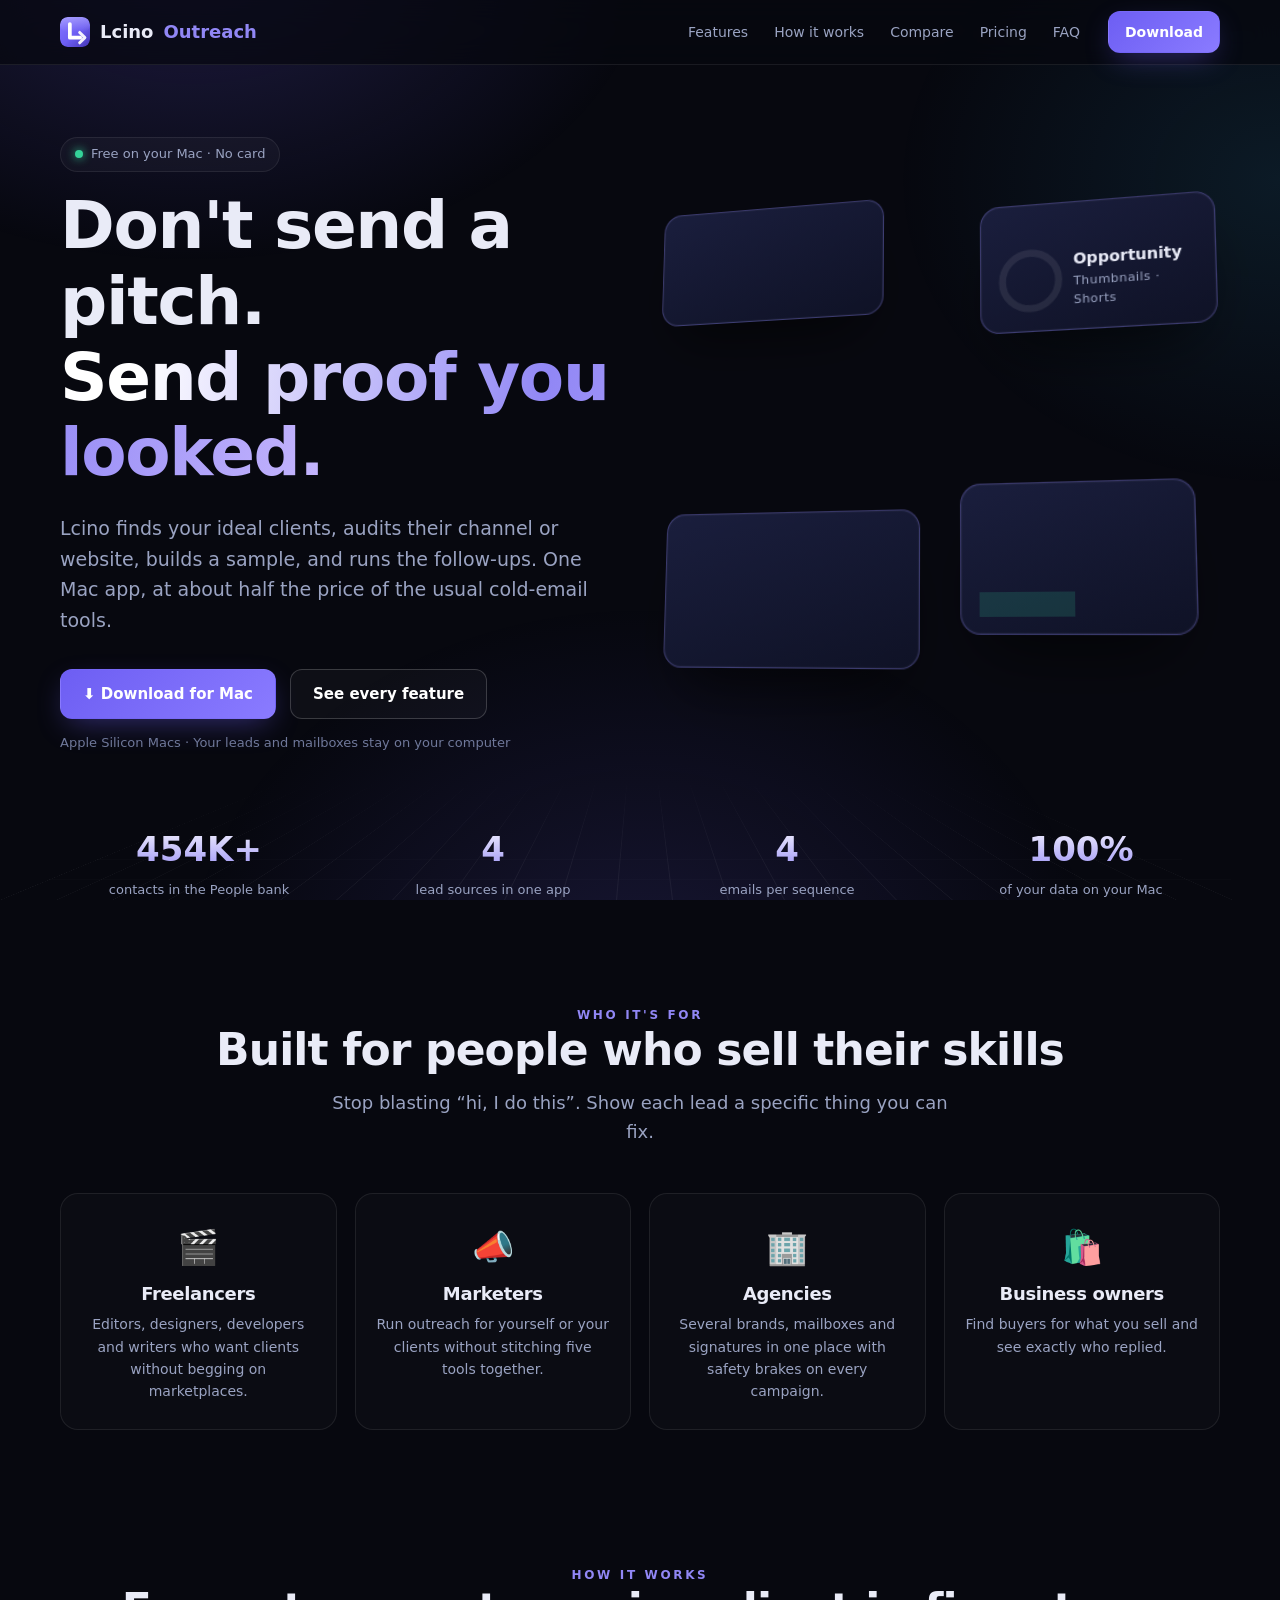
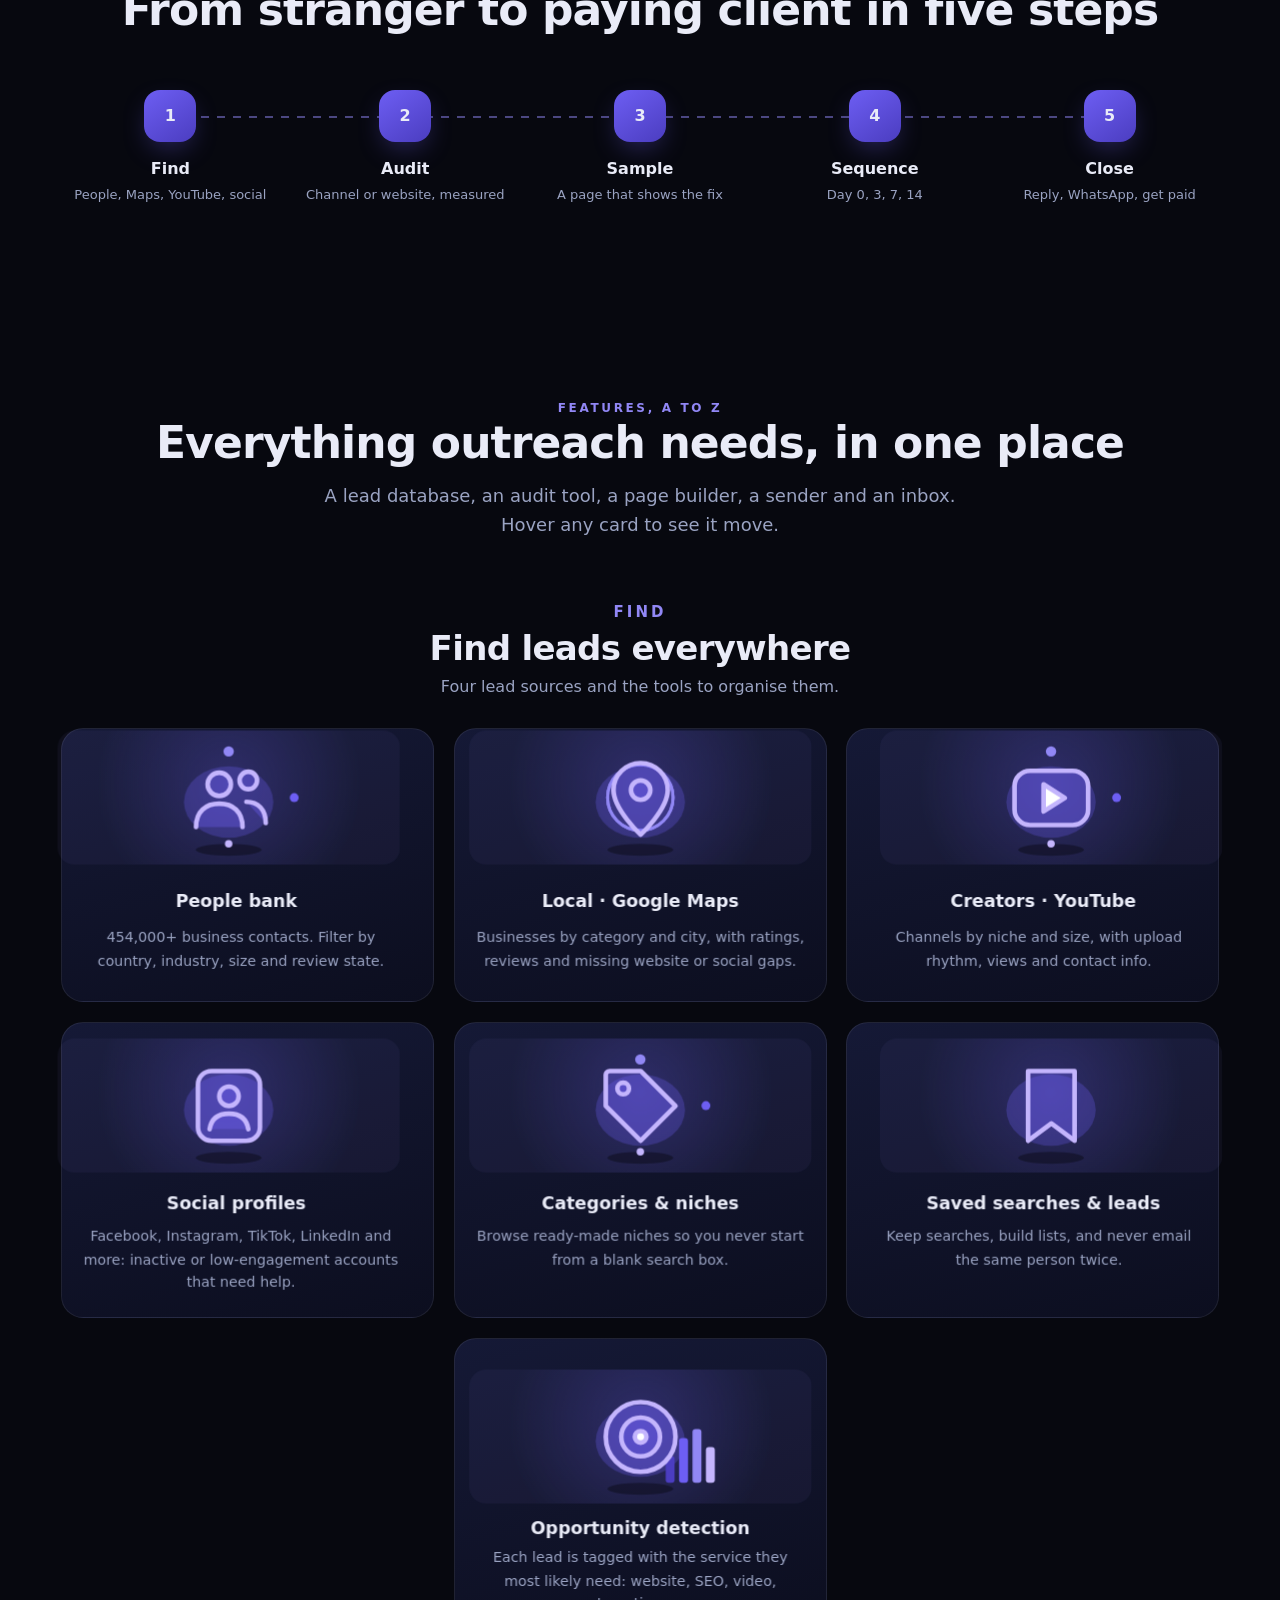
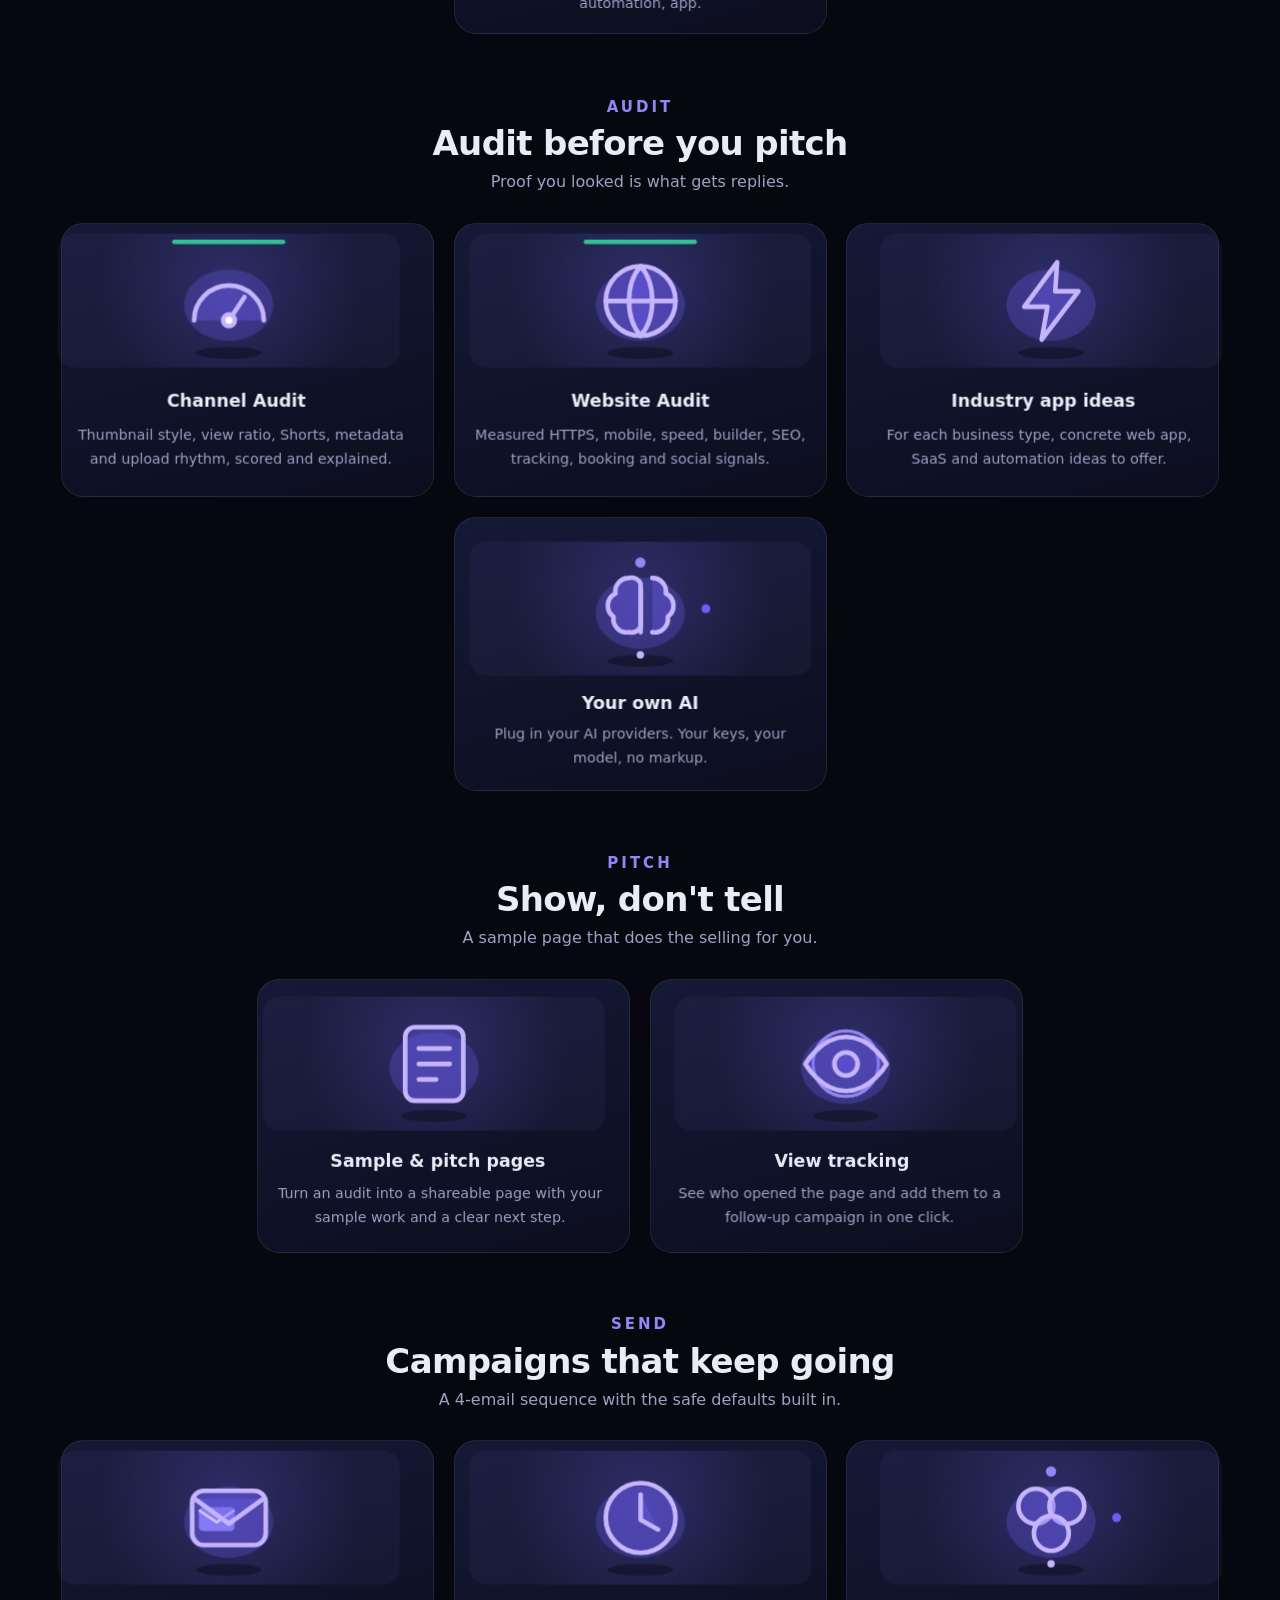
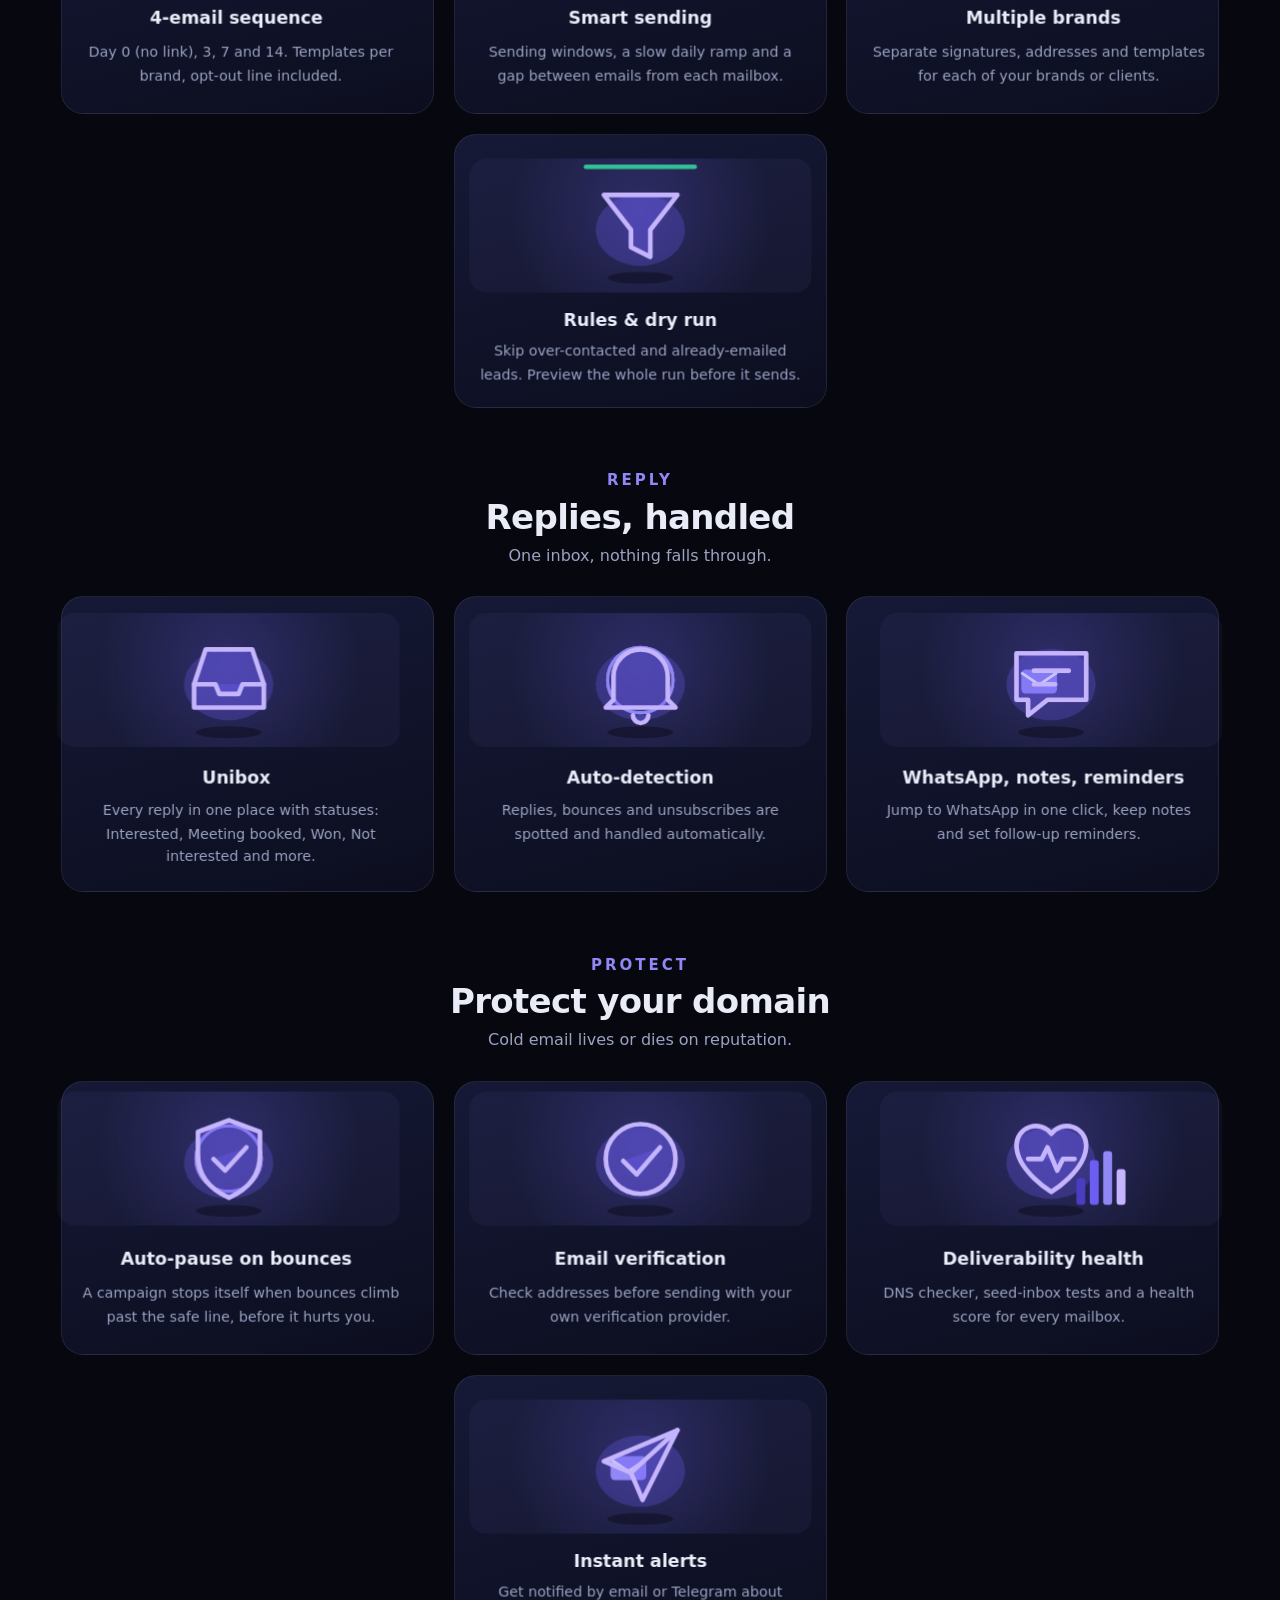
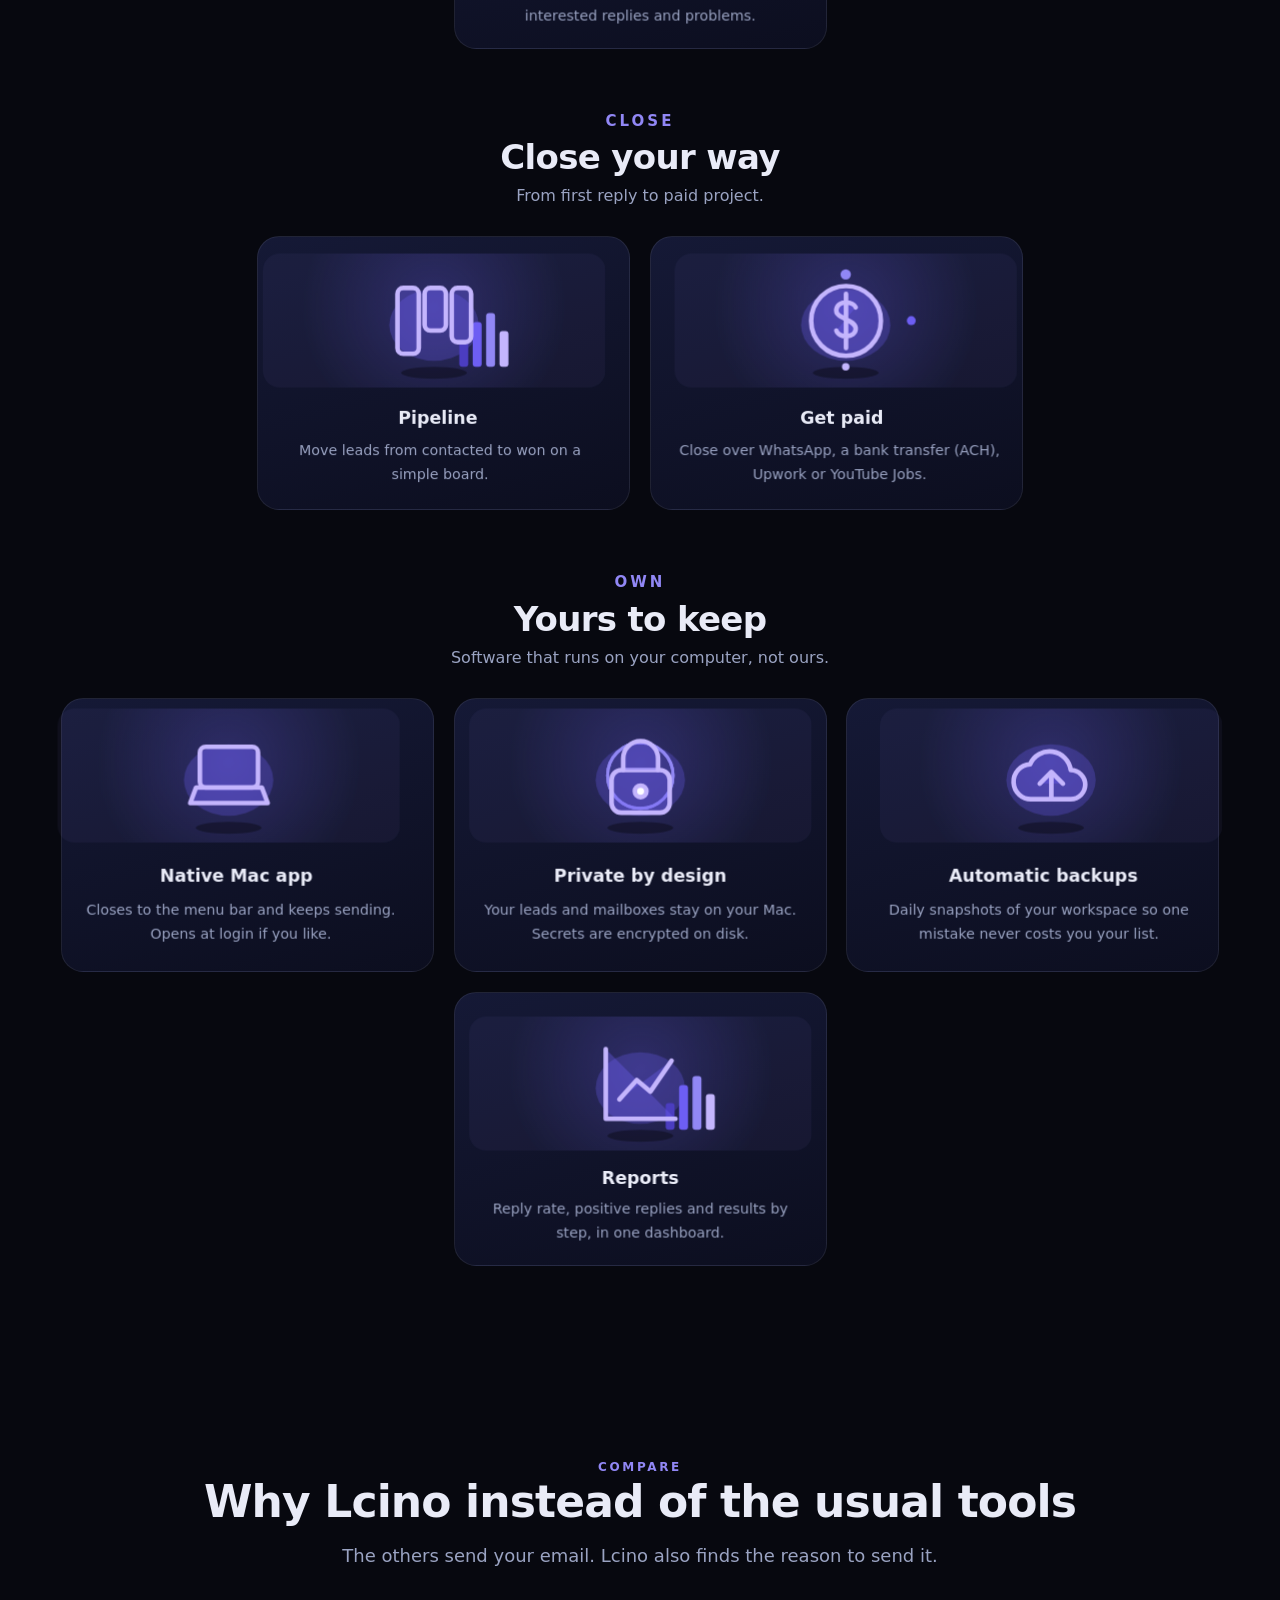
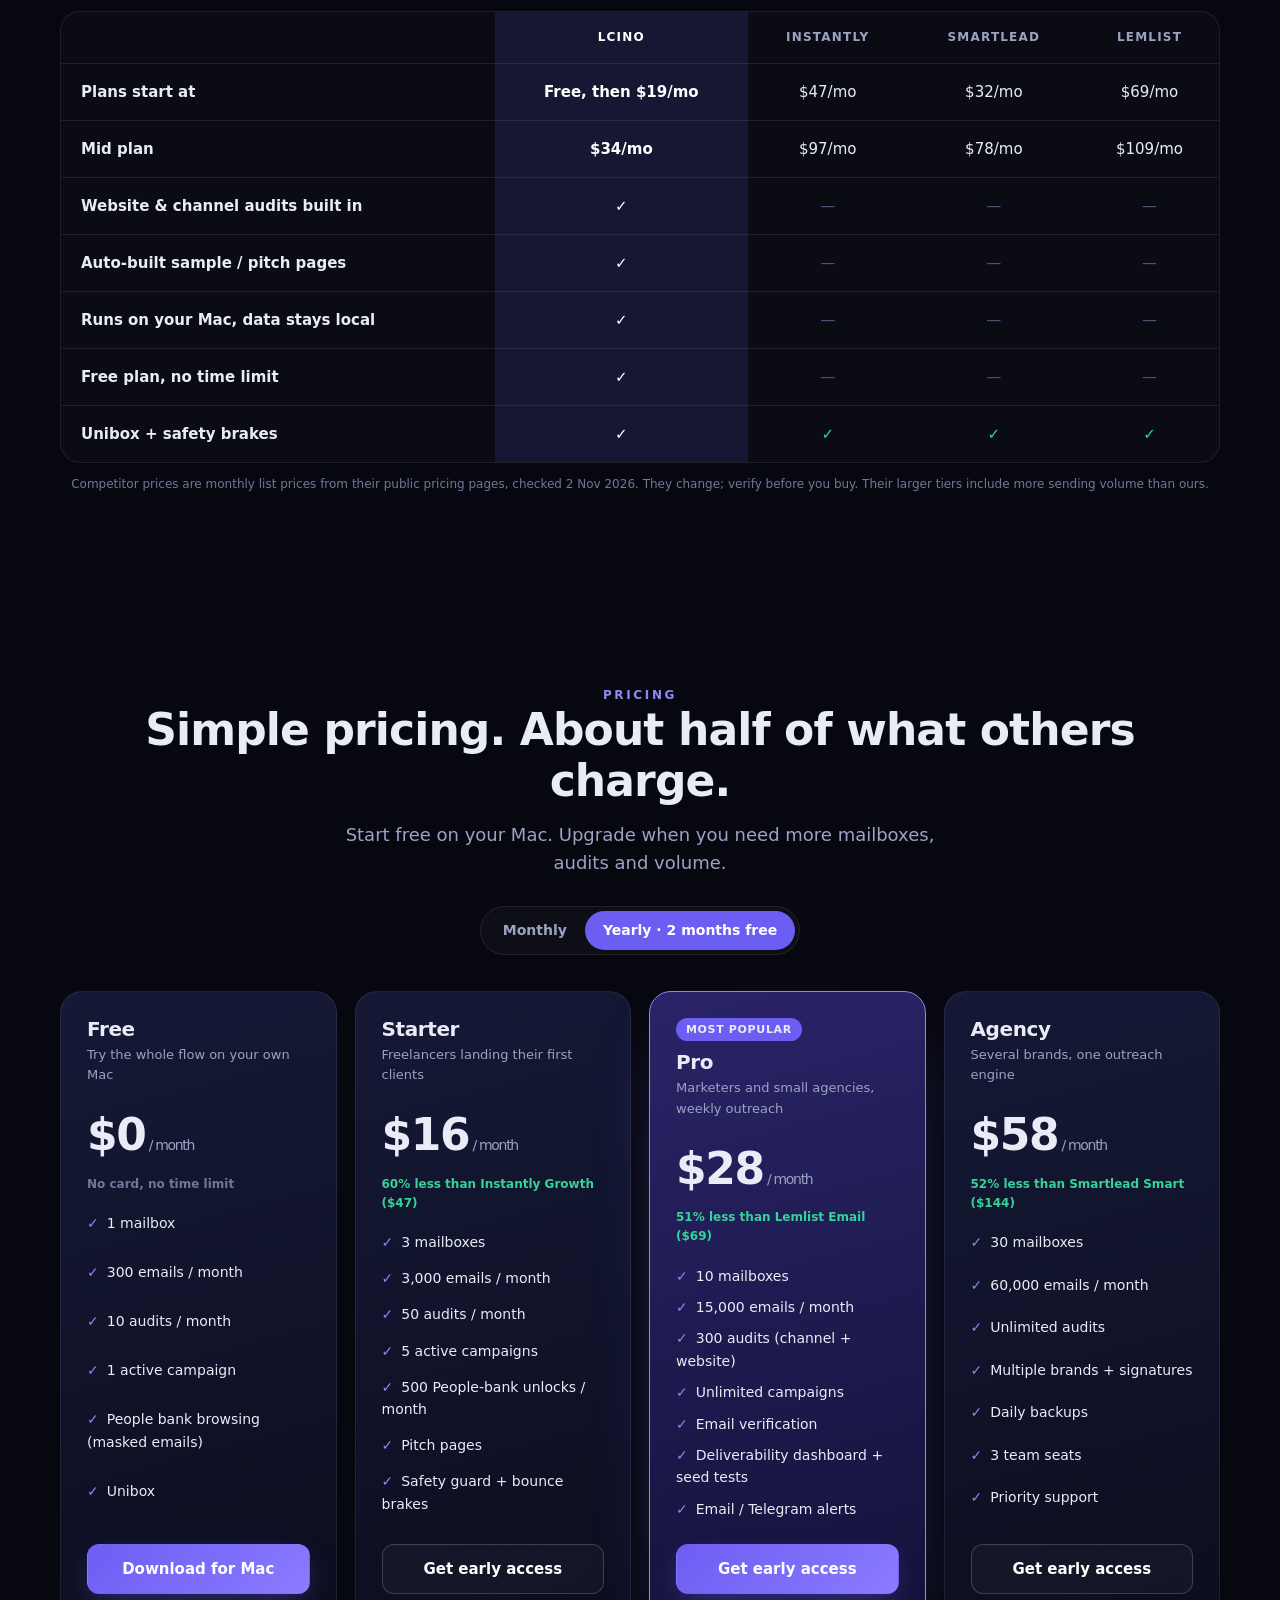
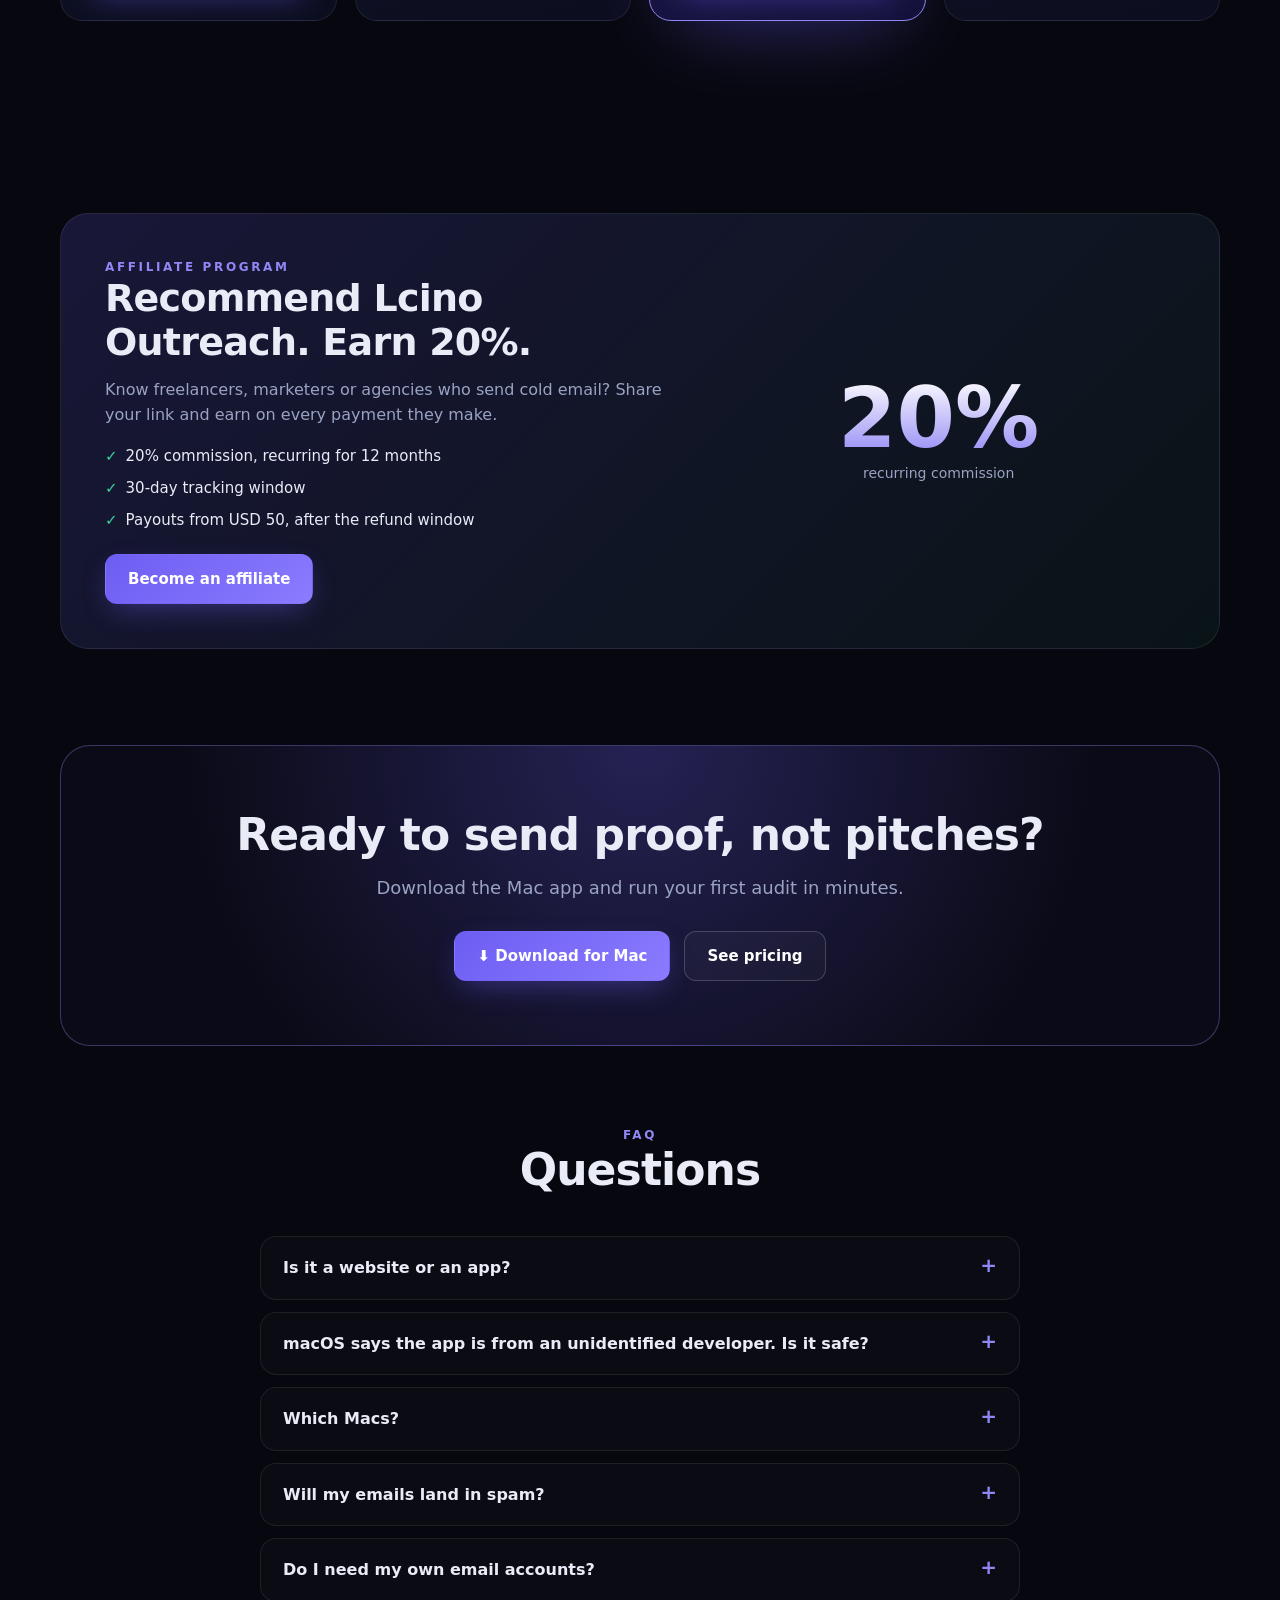
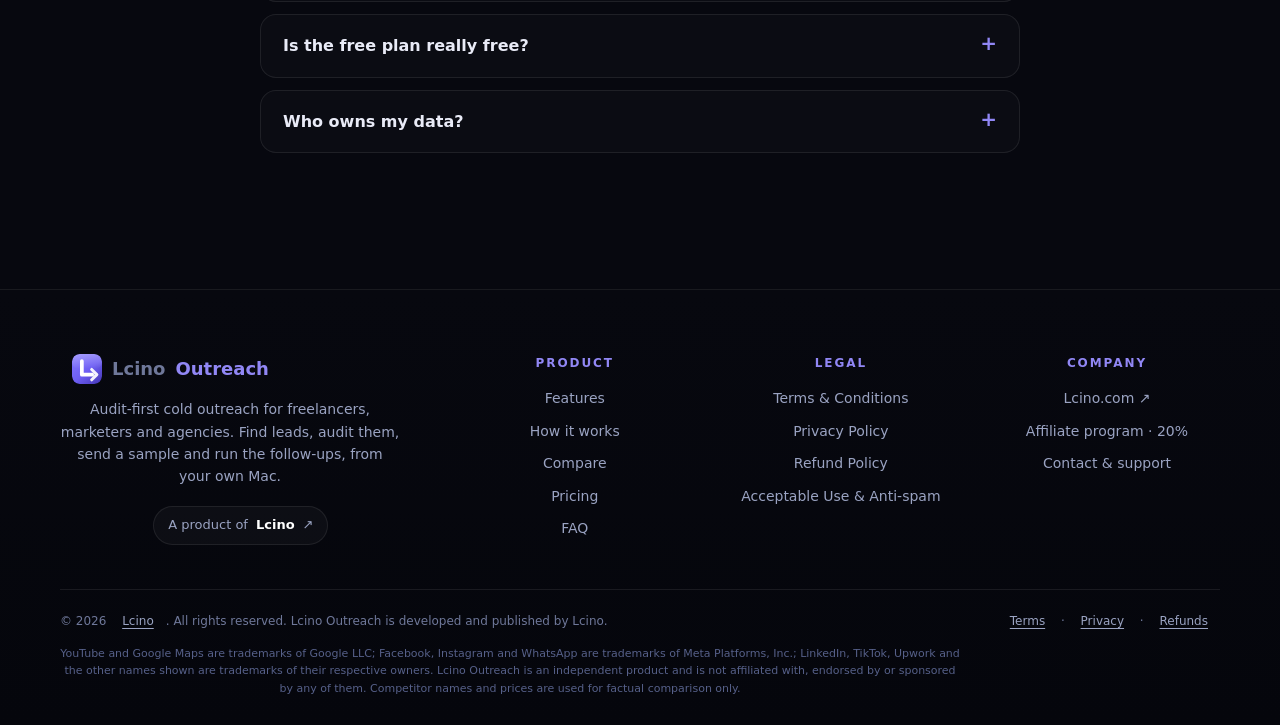
<file: index.html>
<!doctype html>
<html lang="en">
<head>
  <meta charset="utf-8">
  <meta name="viewport" content="width=device-width, initial-scale=1">
  <title>Lcino Outreach — Audit-first cold outreach for freelancers, marketers and agencies</title>
  <meta name="description" content="Find leads, audit them, send a sample and run the follow-ups from one Mac app, at about half the price of the usual cold-email tools.">
  <meta property="og:title" content="Lcino Outreach — Don't send a pitch. Send proof you looked.">
  <meta property="og:description" content="Find leads, audit their channel or website, send a sample, run the 4-email sequence. Free on your Mac.">
  <link rel="icon" href="assets/favicon.png">
  <link rel="stylesheet" href="styles.css">
</head>
<body>
<div class="aurora"></div>

<nav class="top">
  <div class="wrap">
    <a class="logo" href="#"><img src="assets/logo-mark.svg" alt="">Lcino<b>Outreach</b></a>
    <div class="links"><a href="#features">Features</a><a href="#how">How it works</a><a href="#compare">Compare</a><a href="#pricing">Pricing</a><a href="#faq">FAQ</a></div>
    <a class="login" href="#">Log in</a>
    <a class="btn primary sm dl" href="#download">Download</a>
  </div>
</nav>

<header class="hero">
  <div class="grid-floor"></div>
  <div class="wrap">
    <div>
      <span class="pill"><i></i> Free on your Mac · No card</span>
      <h1>Don't send a pitch.<br><span class="grad">Send proof you looked.</span></h1>
      <p class="sub">Lcino finds your ideal clients, audits their channel or website, builds a sample, and runs the follow-ups. One Mac app, at about half the price of the usual cold-email tools.</p>
      <div class="cta">
        <a class="btn primary dl" href="#download">⬇ Download for Mac</a>
        <a class="btn ghost" href="#features">See every feature</a>
      </div>
      <p class="note">Apple Silicon Macs · Your leads and mailboxes stay on your computer</p>
    </div>

    <div class="stage" aria-hidden="true">
      <div class="world">
        <div class="plate"></div>
        <div class="beam" style="--a: 0deg"></div><div class="beam" style="--a: 72deg"></div><div class="beam" style="--a: 144deg"></div><div class="beam" style="--a: 216deg"></div><div class="beam" style="--a: 288deg"></div>
        <div class="orb"><img src="assets/logo-mark.svg" alt=""></div>

        <div class="panel p-lead">
          <small>1 · LEAD FOUND</small>
          <div class="row" style="margin-top:8px"><div class="av">▶</div><div><b>The Growth Show</b><small>YouTube · 52K subscribers</small></div></div>
        </div>
        <div class="panel p-audit">
          <small>2 · AUDIT</small>
          <div class="row" style="margin-top:6px">
            <svg class="ring" viewBox="0 0 64 64"><circle class="bg" cx="32" cy="32" r="28"/><circle class="fg" cx="32" cy="32" r="28" stroke="#34d399"/></svg>
            <div><b>Opportunity</b><small>Thumbnails · Shorts</small></div>
          </div>
        </div>
        <div class="panel p-mail">
          <small>3 · SEQUENCE · DAY 0, 3, 7, 14</small>
          <div style="margin-top:8px"><b>Quick idea for your thumbnails</b></div>
          <div class="bar"><i></i></div>
          <div class="typing" style="margin-top:8px"><span></span><span></span><span></span></div>
        </div>
        <div class="panel p-reply">
          <small>4 · REPLY</small>
          <div style="margin-top:6px"><b>“Sounds great, let's talk”</b></div>
          <div style="margin-top:8px"><span class="tag">Interested</span></div>
        </div>
      </div>
    </div>
  </div>
</header>

<div class="strip rv"><div class="wrap">
  <div><b>454K+</b><span>contacts in the People bank</span></div>
  <div><b>4</b><span>lead sources in one app</span></div>
  <div><b>4</b><span>emails per sequence</span></div>
  <div><b>100%</b><span>of your data on your Mac</span></div>
</div></div>

<section id="who">
  <div class="wrap center rv">
    <div class="eyebrow">Who it's for</div>
    <h2>Built for people who sell their skills</h2>
    <p class="lead">Stop blasting “hi, I do this”. Show each lead a specific thing you can fix.</p>
    <div class="who">
      <div><div class="em">🎬</div><h3>Freelancers</h3><p>Editors, designers, developers and writers who want clients without begging on marketplaces.</p></div>
      <div><div class="em">📣</div><h3>Marketers</h3><p>Run outreach for yourself or your clients without stitching five tools together.</p></div>
      <div><div class="em">🏢</div><h3>Agencies</h3><p>Several brands, mailboxes and signatures in one place with safety brakes on every campaign.</p></div>
      <div><div class="em">🛍️</div><h3>Business owners</h3><p>Find buyers for what you sell and see exactly who replied.</p></div>
    </div>
  </div>
</section>

<section id="how" style="padding-top:40px">
  <div class="wrap center rv">
    <div class="eyebrow">How it works</div>
    <h2>From stranger to paying client in five steps</h2>
    <div class="steps">
      <div class="step"><i></i><b>Find</b><span>People, Maps, YouTube, social</span></div>
      <div class="step"><i></i><b>Audit</b><span>Channel or website, measured</span></div>
      <div class="step"><i></i><b>Sample</b><span>A page that shows the fix</span></div>
      <div class="step"><i></i><b>Sequence</b><span>Day 0, 3, 7, 14</span></div>
      <div class="step"><i></i><b>Close</b><span>Reply, WhatsApp, get paid</span></div>
    </div>
  </div>
</section>

<section id="features">
  <div class="wrap">
    <div class="center rv">
      <div class="eyebrow">Features, A to Z</div>
      <h2>Everything outreach needs, in one place</h2>
      <p class="lead">A lead database, an audit tool, a page builder, a sender and an inbox. Hover any card to see it move.</p>
    </div>
    <div id="features-root"></div>
  </div>
</section>

<section id="compare">
  <div class="wrap">
    <div class="center rv">
      <div class="eyebrow">Compare</div>
      <h2>Why Lcino instead of the usual tools</h2>
      <p class="lead">The others send your email. Lcino also finds the reason to send it.</p>
    </div>
    <div class="tbl rv"><table>
      <thead><tr><th></th><th class="us">Lcino</th><th>Instantly</th><th>Smartlead</th><th>Lemlist</th></tr></thead>
      <tbody>
        <tr><td>Plans start at</td><td class="us">Free, then $19/mo</td><td>$47/mo</td><td>$32/mo</td><td>$69/mo</td></tr>
        <tr><td>Mid plan</td><td class="us">$34/mo</td><td>$97/mo</td><td>$78/mo</td><td>$109/mo</td></tr>
        <tr><td>Website &amp; channel audits built in</td><td class="us yes">✓</td><td class="no">—</td><td class="no">—</td><td class="no">—</td></tr>
        <tr><td>Auto-built sample / pitch pages</td><td class="us yes">✓</td><td class="no">—</td><td class="no">—</td><td class="no">—</td></tr>
        <tr><td>Runs on your Mac, data stays local</td><td class="us yes">✓</td><td class="no">—</td><td class="no">—</td><td class="no">—</td></tr>
        <tr><td>Free plan, no time limit</td><td class="us yes">✓</td><td class="no">—</td><td class="no">—</td><td class="no">—</td></tr>
        <tr><td>Unibox + safety brakes</td><td class="us yes">✓</td><td class="yes">✓</td><td class="yes">✓</td><td class="yes">✓</td></tr>
      </tbody>
    </table></div>
    <p class="fine">Competitor prices are monthly list prices from their public pricing pages, checked 2 Nov 2026. They change; verify before you buy. Their larger tiers include more sending volume than ours.</p>
  </div>
</section>

<section id="pricing">
  <div class="wrap">
    <div class="center rv">
      <div class="eyebrow">Pricing</div>
      <h2>Simple pricing. About half of what others charge.</h2>
      <p class="lead">Start free on your Mac. Upgrade when you need more mailboxes, audits and volume.</p>
    </div>
    <div class="toggle"><button data-y="0">Monthly</button><button data-y="1" class="on">Yearly · 2 months free</button></div>
    <div class="plans" id="plans"></div>
  </div>
</section>

<section id="affiliate" style="padding-bottom:0">
  <div class="wrap"><div class="aff rv">
    <div>
      <div class="eyebrow">Affiliate program</div>
      <h2>Recommend Lcino Outreach. Earn 20%.</h2>
      <p>Know freelancers, marketers or agencies who send cold email? Share your link and earn on every payment they make.</p>
      <ul><li>20% commission, recurring for 12 months</li><li>30-day tracking window</li><li>Payouts from USD 50, after the refund window</li></ul>
      <div style="margin-top:22px"><a class="btn primary" href="/affiliate">Become an affiliate</a></div>
    </div>
    <div class="big"><b>20%</b><span>recurring commission</span></div>
  </div></div>
</section>

<section id="download" style="padding-bottom:40px">
  <div class="wrap"><div class="final rv">
    <h2>Ready to send proof, not pitches?</h2>
    <p class="lead">Download the Mac app and run your first audit in minutes.</p>
    <div class="cta">
      <a class="btn primary dl" href="#download">⬇ Download for Mac</a>
      <a class="btn ghost" href="#pricing">See pricing</a>
    </div>
  </div></div>
</section>

<section id="faq" style="padding-top:40px">
  <div class="wrap">
    <div class="center rv"><div class="eyebrow">FAQ</div><h2>Questions</h2></div>
    <div class="faq rv">
      <details><summary>Is it a website or an app?</summary><p>A Mac app. Your leads, mailboxes and API keys live on your computer, not on our servers.</p></details>
      <details><summary>macOS says the app is from an unidentified developer. Is it safe?</summary><p>The first release is not yet signed with an Apple Developer certificate, so macOS asks for confirmation once. Open the app, then go to System Settings → Privacy &amp; Security and click “Open Anyway”. Each release lists its SHA-256 checksum so you can verify the download.</p></details>
      <details><summary>Which Macs?</summary><p>Apple Silicon (M1 and newer) today. Intel and Windows are planned.</p></details>
      <details><summary>Will my emails land in spam?</summary><p>No tool can promise that. Lcino ramps volume slowly, enforces gaps, verifies addresses and pauses on bounces. Use a separate sending domain, never your main one.</p></details>
      <details><summary>Do I need my own email accounts?</summary><p>Yes. Connect your Google Workspace, Outlook or SMTP mailboxes.</p></details>
      <details><summary>Is the free plan really free?</summary><p>Yes. No card and no time limit; it is capped on mailboxes, emails and audits.</p></details>
      <details><summary>Who owns my data?</summary><p>You do. It stays on your Mac, secrets are encrypted on disk, and daily backups are kept locally.</p></details>
    </div>
  </div>
</section>

<div id="site-footer"></div>

<script src="config.js"></script>
<script src="footer.js"></script>
<script src="app.js"></script>
</body>
</html>
</file>
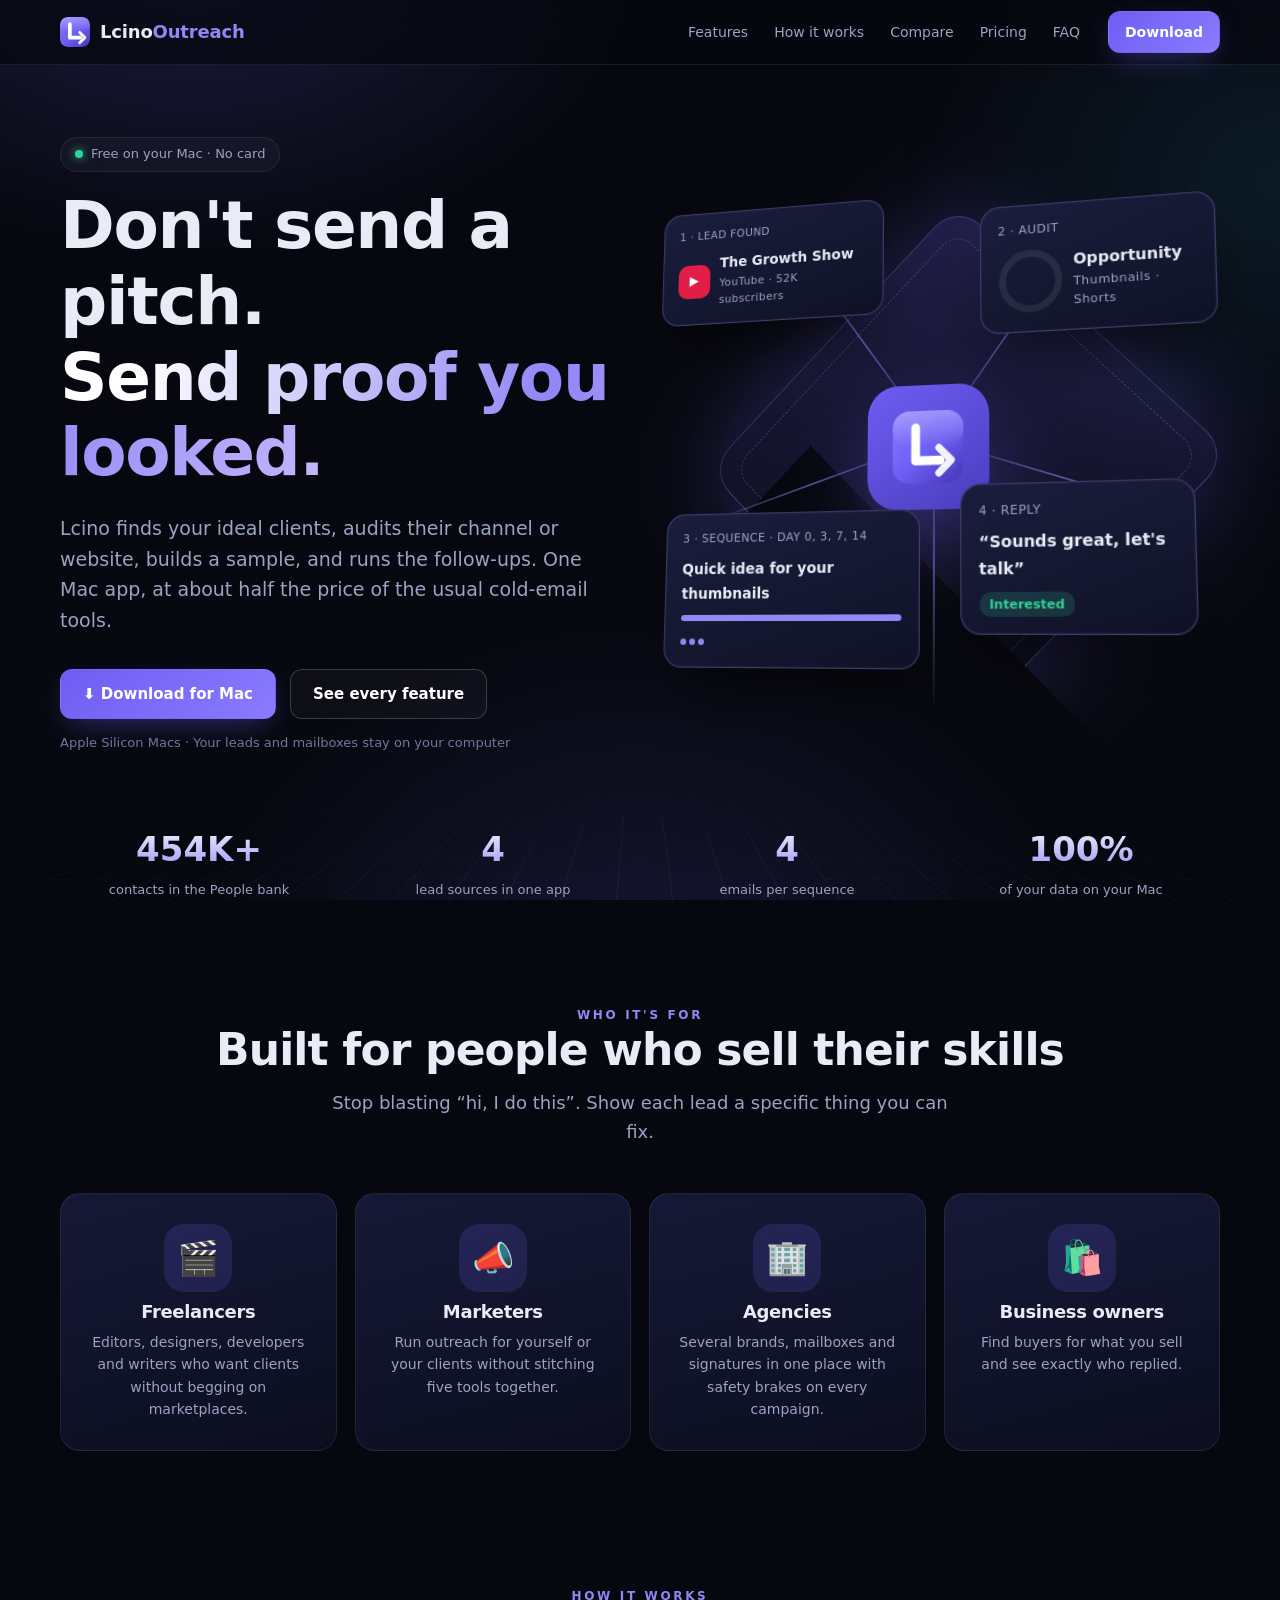
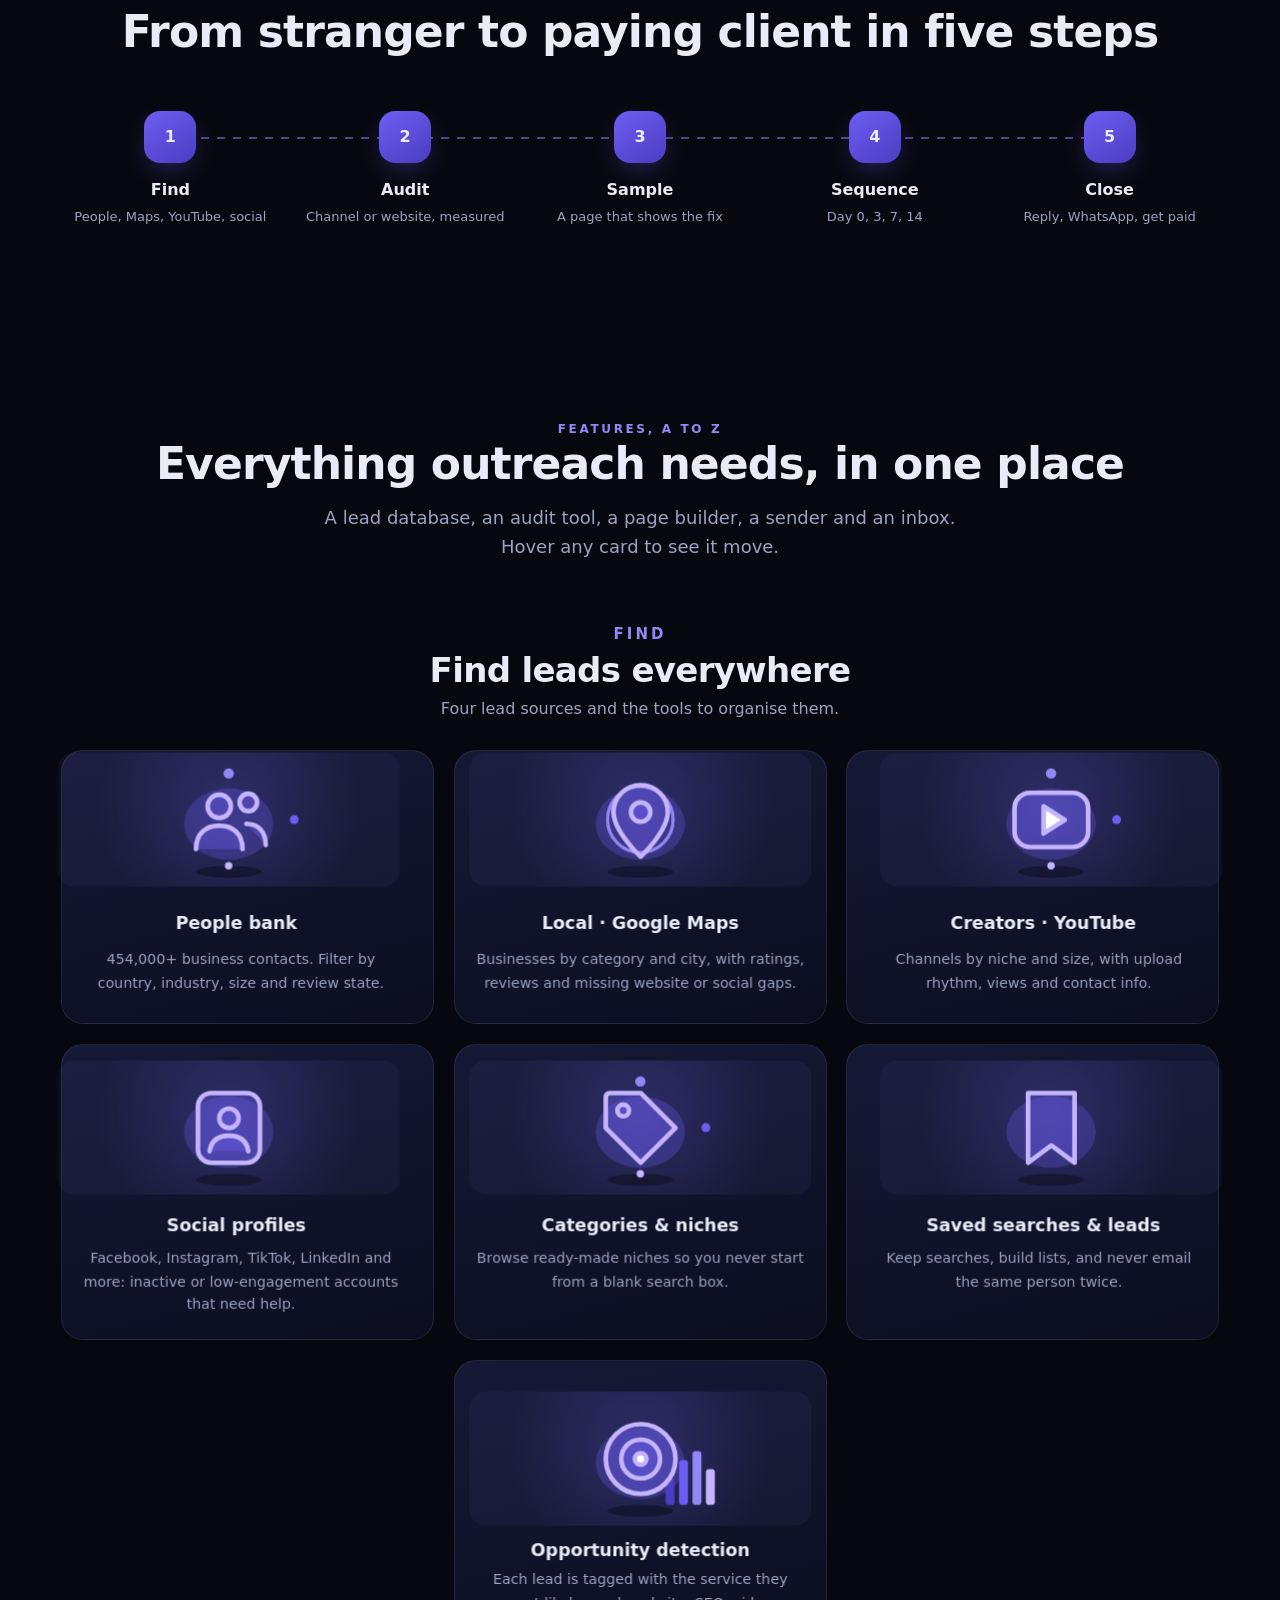
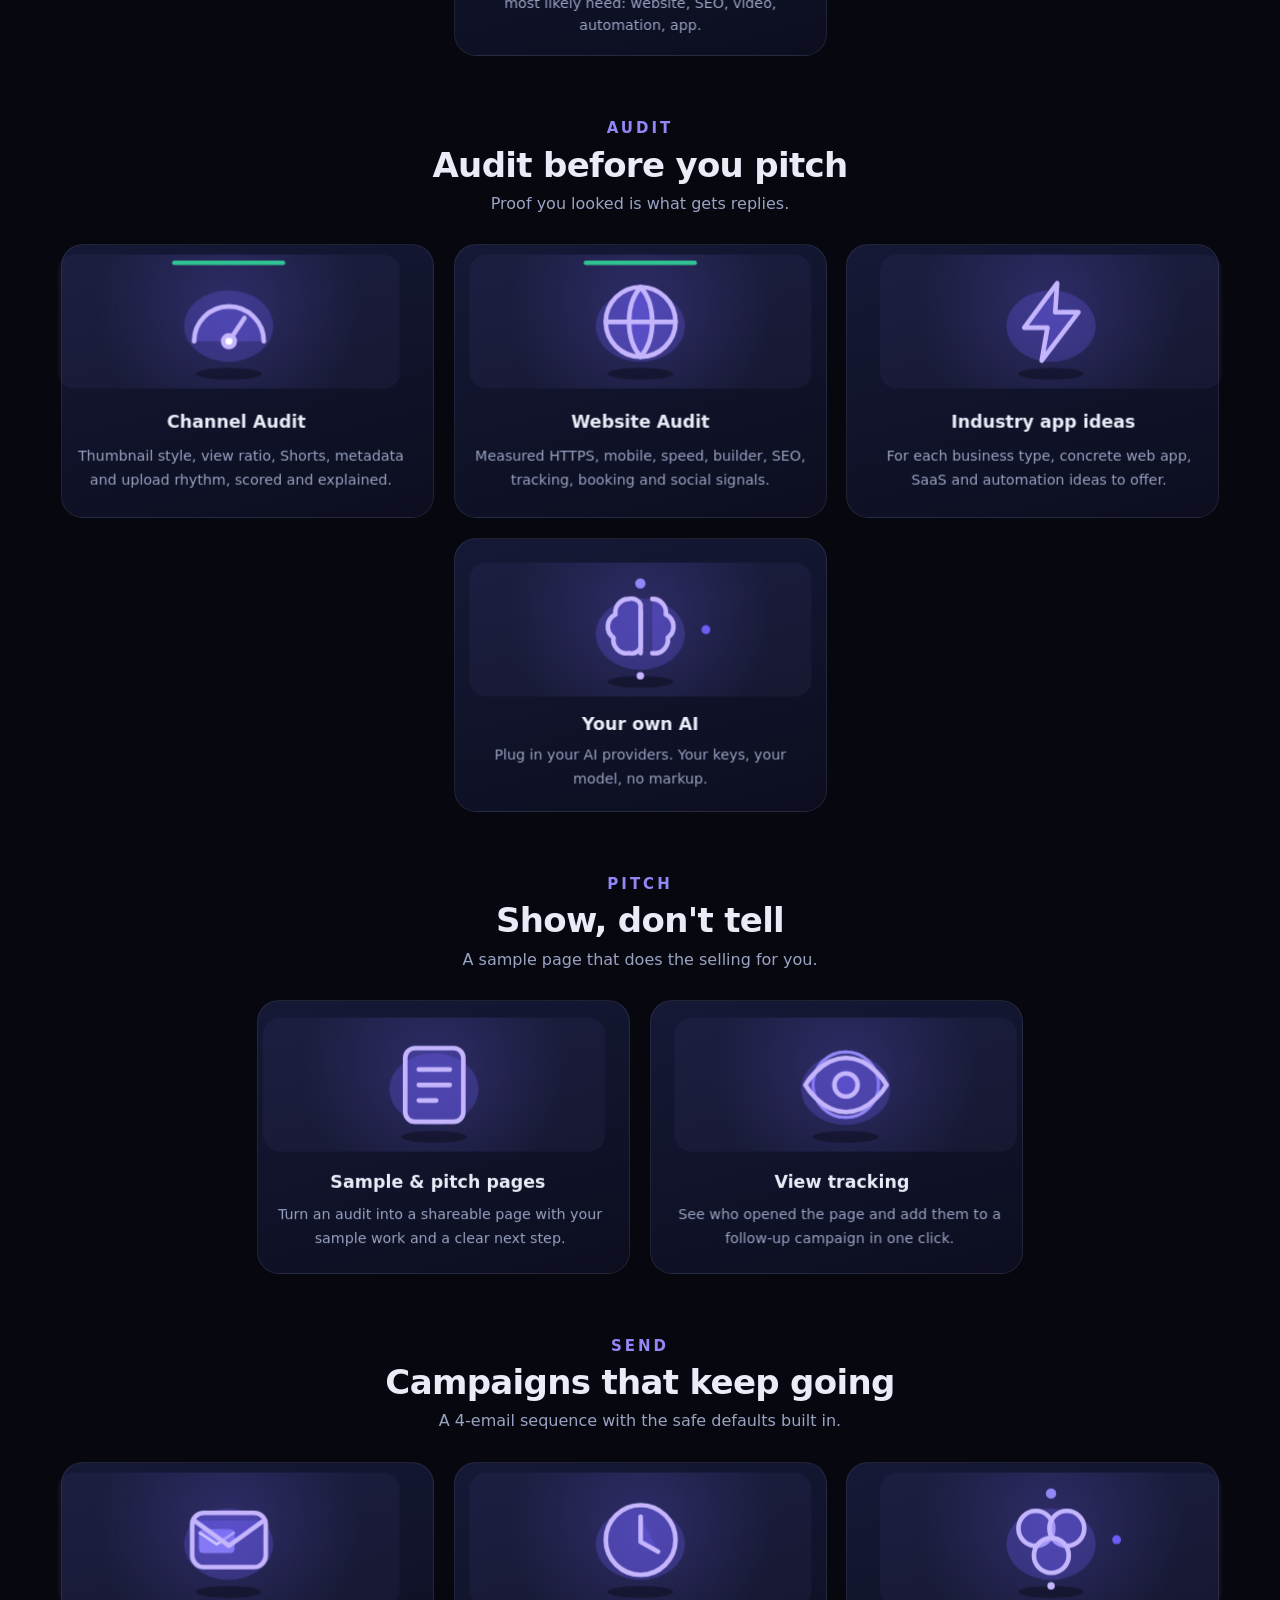
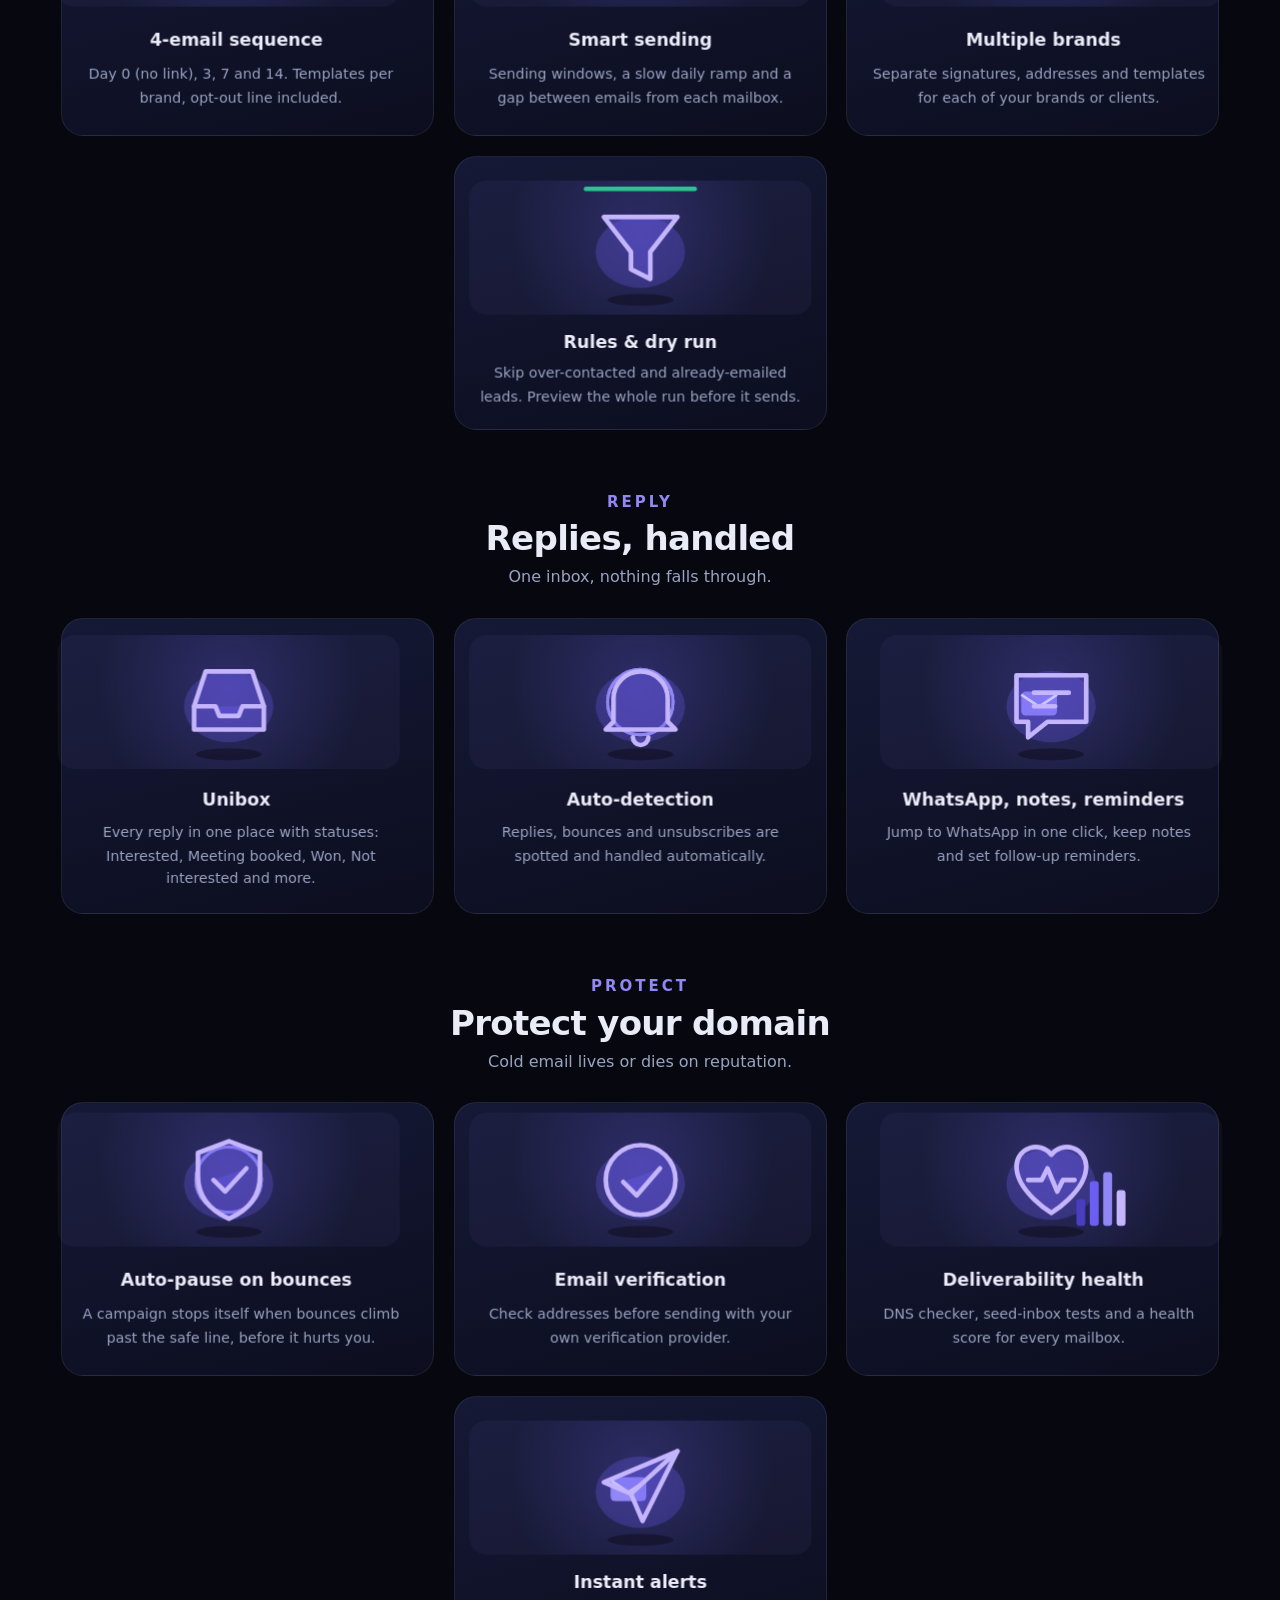
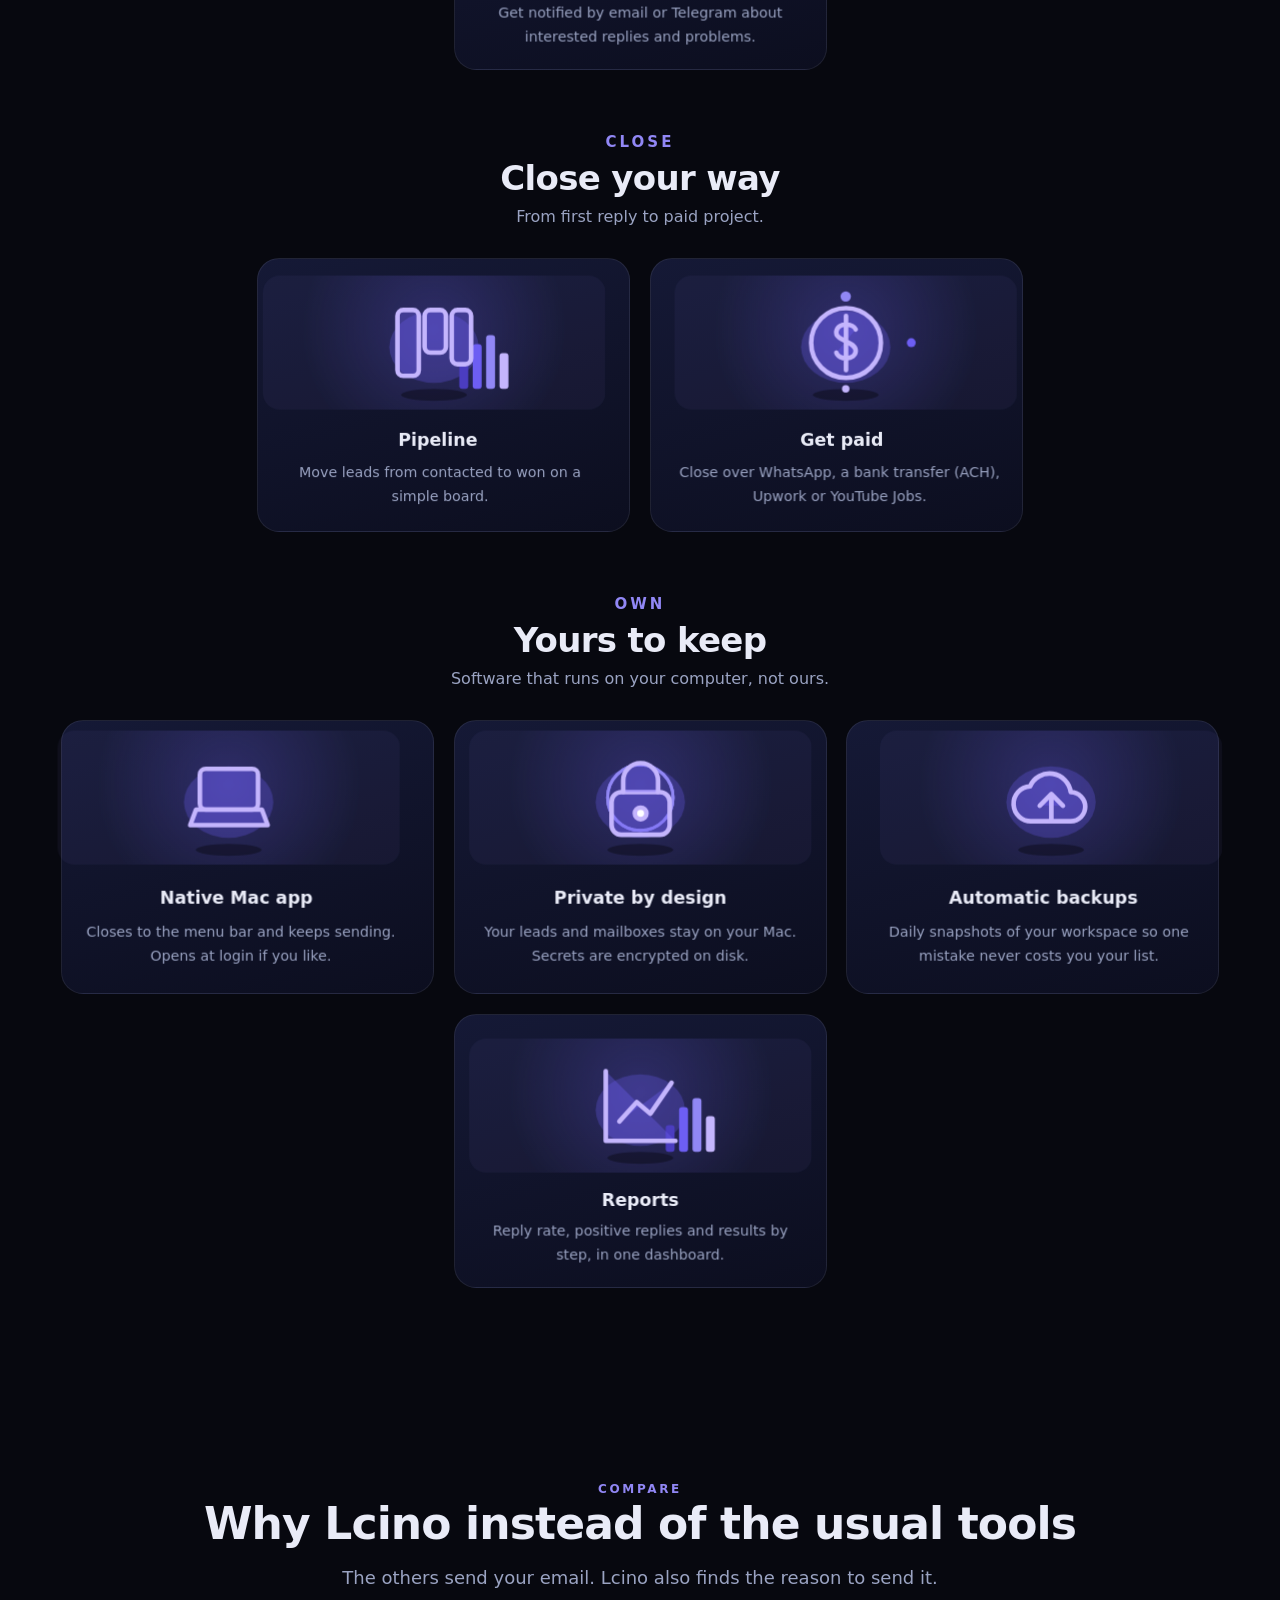
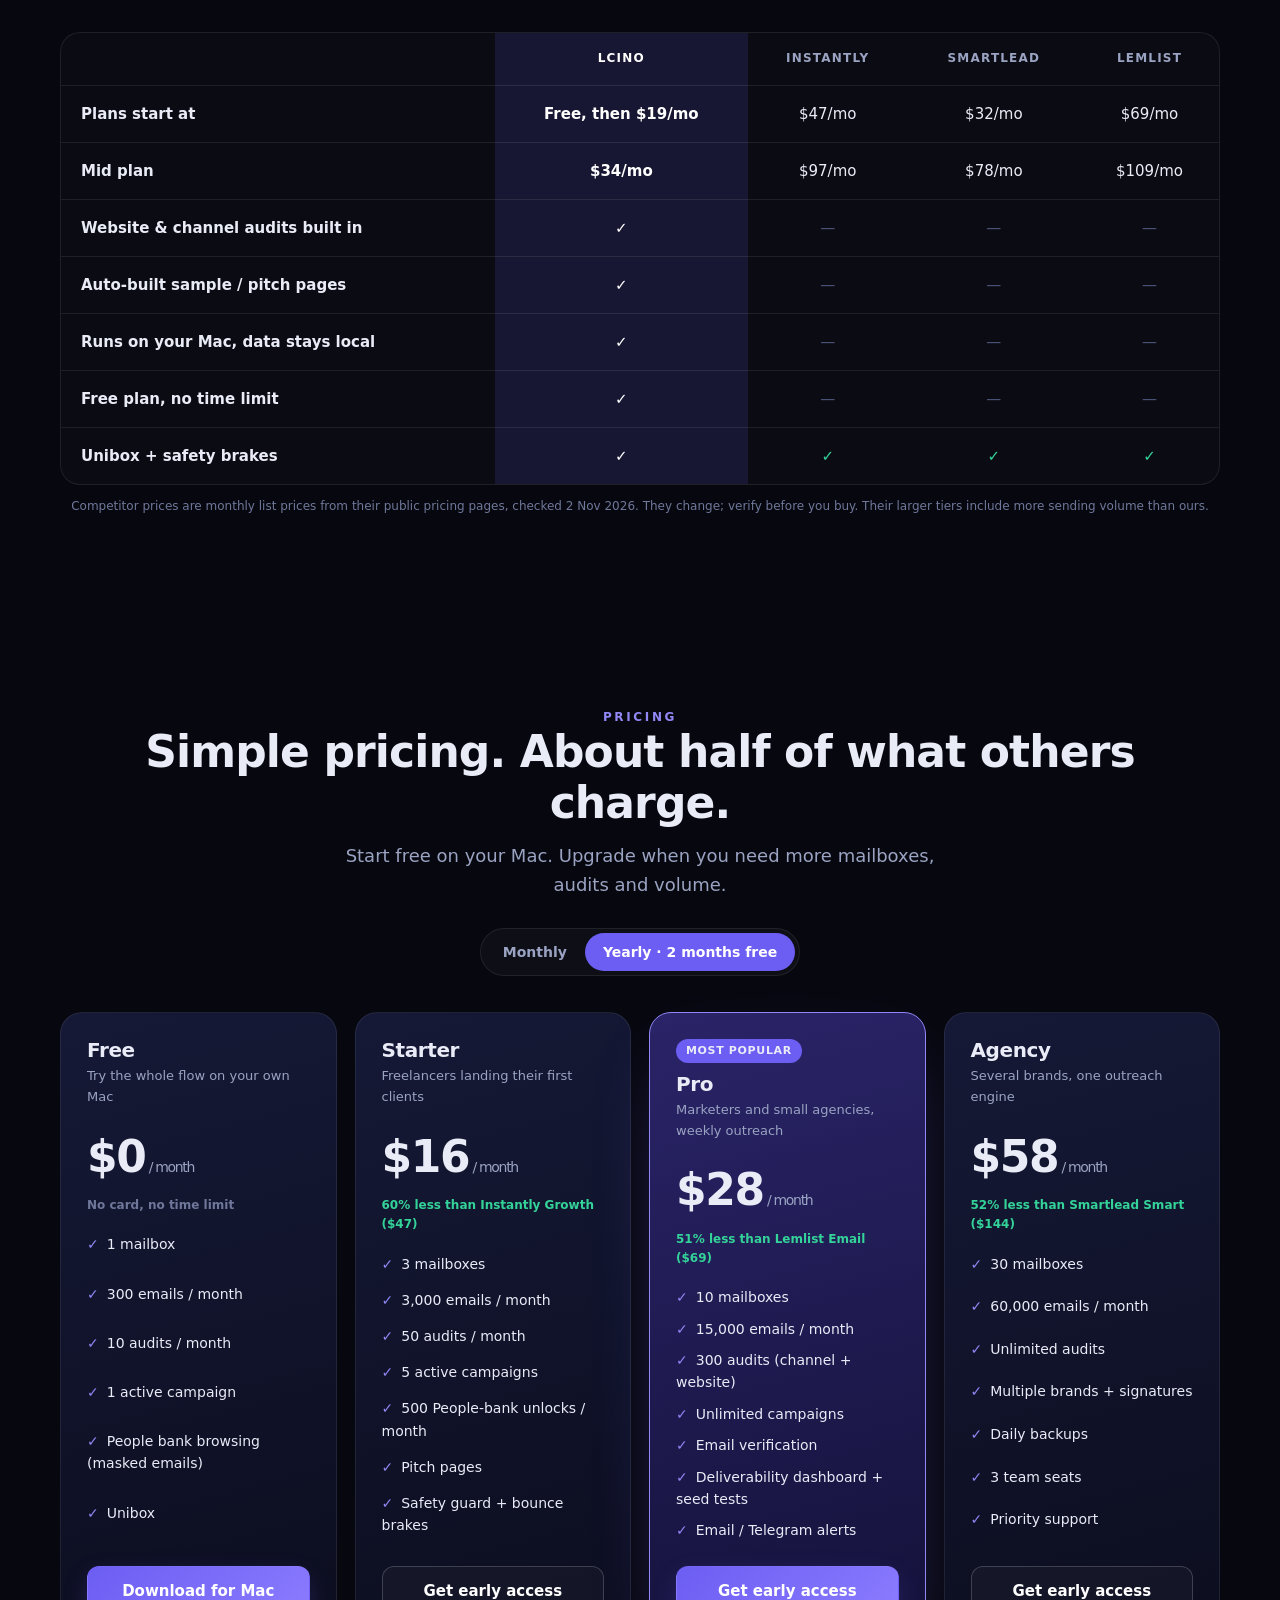
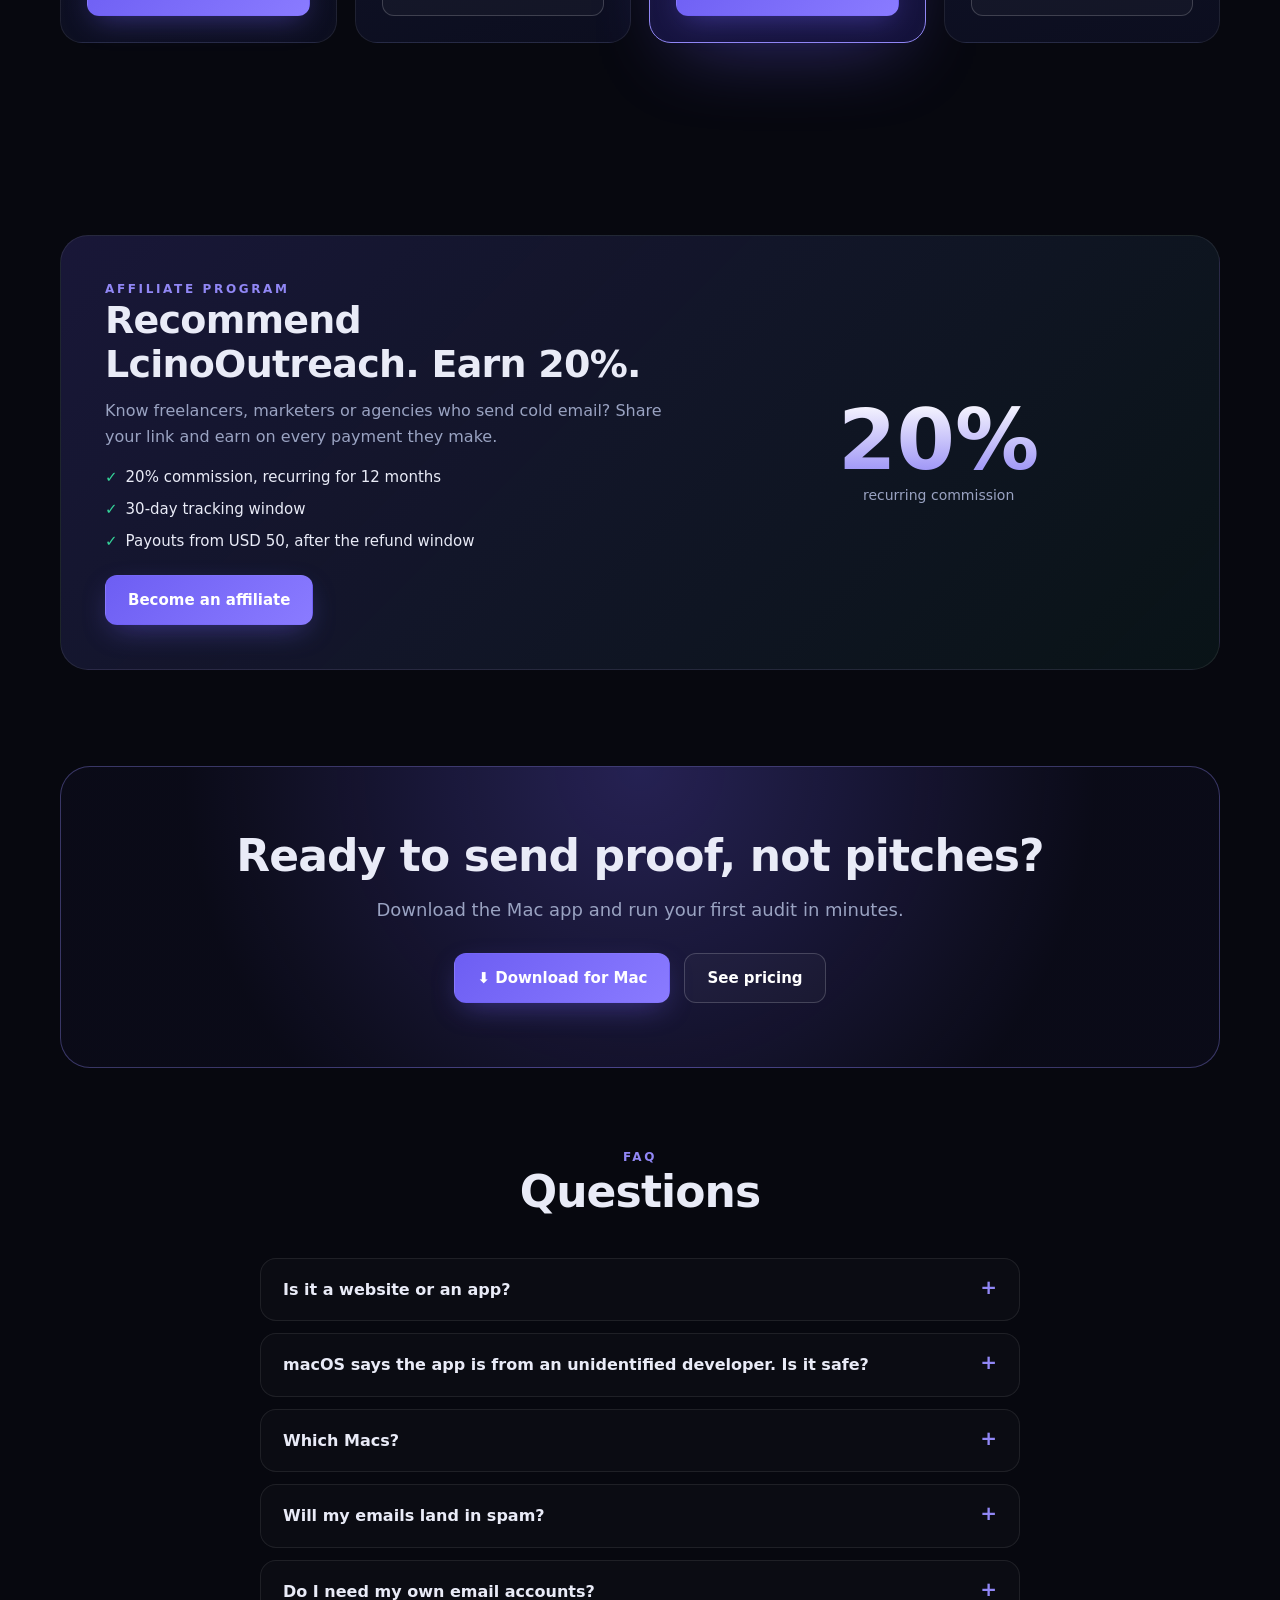
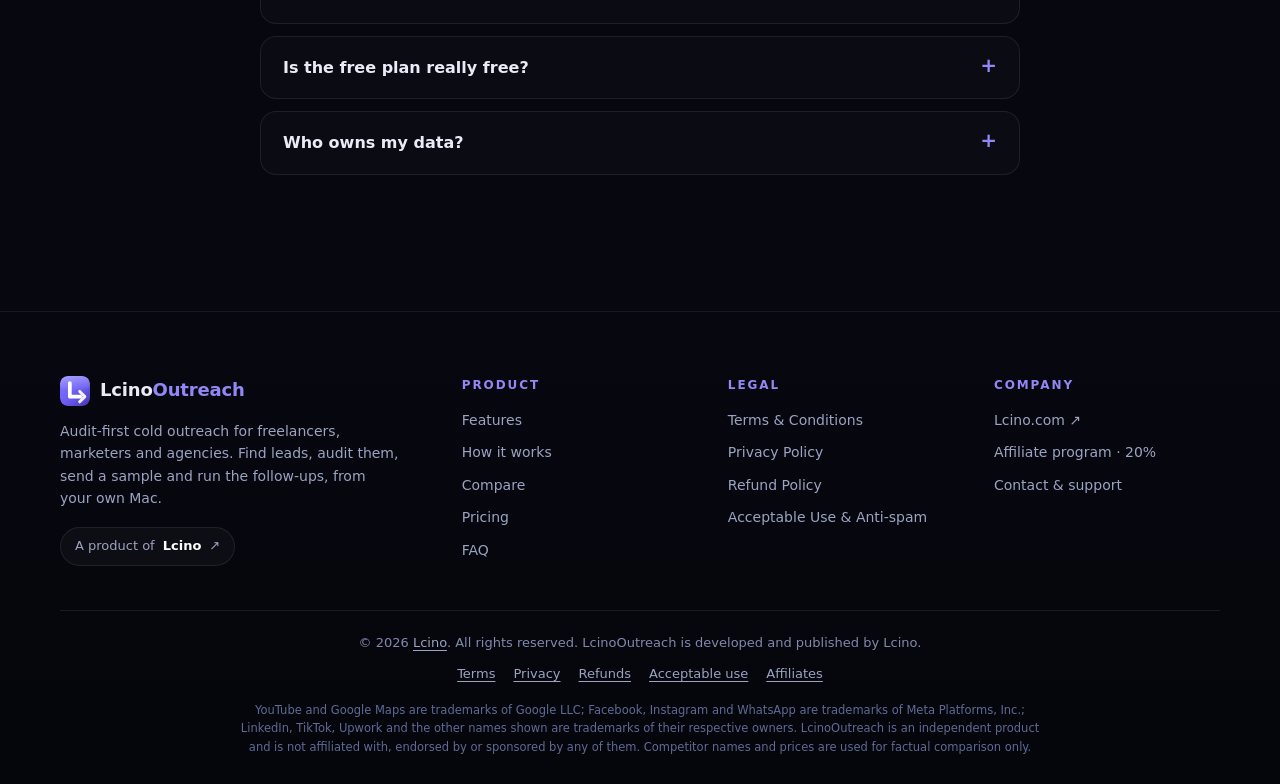
<file: public/index.html>
<!doctype html>
<html lang="en">
<head>
  <meta charset="utf-8">
  <meta name="viewport" content="width=device-width, initial-scale=1">
  <title>LcinoOutreach — Audit-first cold outreach for freelancers, marketers and agencies</title>
  <meta name="description" content="Find leads, audit them, send a sample and run the follow-ups from one Mac app, at about half the price of the usual cold-email tools.">
  <meta property="og:title" content="LcinoOutreach — Don't send a pitch. Send proof you looked.">
  <meta property="og:description" content="Find leads, audit their channel or website, send a sample, run the 4-email sequence. Free on your Mac.">
  <link rel="icon" href="assets/favicon.png">
  <link rel="stylesheet" href="styles.css">
</head>
<body>
<div class="aurora"></div>

<nav class="top">
  <div class="wrap">
    <a class="logo" href="#"><img src="assets/logo-mark.svg" alt=""><span>Lcino<b>Outreach</b></span></a>
    <div class="links"><a href="#features">Features</a><a href="#how">How it works</a><a href="#compare">Compare</a><a href="#pricing">Pricing</a><a href="#faq">FAQ</a></div>
    <a class="login" href="#">Log in</a>
    <a class="btn primary sm dl" href="#download">Download</a>
  </div>
</nav>

<header class="hero">
  <div class="grid-floor"></div>
  <div class="wrap">
    <div>
      <span class="pill"><i></i> Free on your Mac · No card</span>
      <h1>Don't send a pitch.<br><span class="grad">Send proof you looked.</span></h1>
      <p class="sub">Lcino finds your ideal clients, audits their channel or website, builds a sample, and runs the follow-ups. One Mac app, at about half the price of the usual cold-email tools.</p>
      <div class="cta">
        <a class="btn primary dl" href="#download">⬇ Download for Mac</a>
        <a class="btn ghost" href="#features">See every feature</a>
      </div>
      <p class="note">Apple Silicon Macs · Your leads and mailboxes stay on your computer</p>
    </div>

    <div class="stage" aria-hidden="true">
      <div class="world">
        <div class="plate"></div>
        <div class="beam" style="--a: 0deg"></div><div class="beam" style="--a: 72deg"></div><div class="beam" style="--a: 144deg"></div><div class="beam" style="--a: 216deg"></div><div class="beam" style="--a: 288deg"></div>
        <div class="orb"><img src="assets/logo-mark.svg" alt=""></div>

        <div class="panel p-lead">
          <small>1 · LEAD FOUND</small>
          <div class="row" style="margin-top:8px"><div class="av">▶</div><div><b>The Growth Show</b><small>YouTube · 52K subscribers</small></div></div>
        </div>
        <div class="panel p-audit">
          <small>2 · AUDIT</small>
          <div class="row" style="margin-top:6px">
            <svg class="ring" viewBox="0 0 64 64"><circle class="bg" cx="32" cy="32" r="28"/><circle class="fg" cx="32" cy="32" r="28" stroke="#34d399"/></svg>
            <div><b>Opportunity</b><small>Thumbnails · Shorts</small></div>
          </div>
        </div>
        <div class="panel p-mail">
          <small>3 · SEQUENCE · DAY 0, 3, 7, 14</small>
          <div style="margin-top:8px"><b>Quick idea for your thumbnails</b></div>
          <div class="bar"><i></i></div>
          <div class="typing" style="margin-top:8px"><span></span><span></span><span></span></div>
        </div>
        <div class="panel p-reply">
          <small>4 · REPLY</small>
          <div style="margin-top:6px"><b>“Sounds great, let's talk”</b></div>
          <div style="margin-top:8px"><span class="tag">Interested</span></div>
        </div>
      </div>
    </div>
  </div>
</header>

<div class="strip rv"><div class="wrap">
  <div><b>454K+</b><span>contacts in the People bank</span></div>
  <div><b>4</b><span>lead sources in one app</span></div>
  <div><b>4</b><span>emails per sequence</span></div>
  <div><b>100%</b><span>of your data on your Mac</span></div>
</div></div>

<section id="who">
  <div class="wrap center rv">
    <div class="eyebrow">Who it's for</div>
    <h2>Built for people who sell their skills</h2>
    <p class="lead">Stop blasting “hi, I do this”. Show each lead a specific thing you can fix.</p>
    <div class="who">
      <div><div class="em">🎬</div><h3>Freelancers</h3><p>Editors, designers, developers and writers who want clients without begging on marketplaces.</p></div>
      <div><div class="em">📣</div><h3>Marketers</h3><p>Run outreach for yourself or your clients without stitching five tools together.</p></div>
      <div><div class="em">🏢</div><h3>Agencies</h3><p>Several brands, mailboxes and signatures in one place with safety brakes on every campaign.</p></div>
      <div><div class="em">🛍️</div><h3>Business owners</h3><p>Find buyers for what you sell and see exactly who replied.</p></div>
    </div>
  </div>
</section>

<section id="how" style="padding-top:40px">
  <div class="wrap center rv">
    <div class="eyebrow">How it works</div>
    <h2>From stranger to paying client in five steps</h2>
    <div class="steps">
      <div class="step"><i></i><b>Find</b><span>People, Maps, YouTube, social</span></div>
      <div class="step"><i></i><b>Audit</b><span>Channel or website, measured</span></div>
      <div class="step"><i></i><b>Sample</b><span>A page that shows the fix</span></div>
      <div class="step"><i></i><b>Sequence</b><span>Day 0, 3, 7, 14</span></div>
      <div class="step"><i></i><b>Close</b><span>Reply, WhatsApp, get paid</span></div>
    </div>
  </div>
</section>

<section id="features">
  <div class="wrap">
    <div class="center rv">
      <div class="eyebrow">Features, A to Z</div>
      <h2>Everything outreach needs, in one place</h2>
      <p class="lead">A lead database, an audit tool, a page builder, a sender and an inbox. Hover any card to see it move.</p>
    </div>
    <div id="features-root"></div>
  </div>
</section>

<section id="compare">
  <div class="wrap">
    <div class="center rv">
      <div class="eyebrow">Compare</div>
      <h2>Why Lcino instead of the usual tools</h2>
      <p class="lead">The others send your email. Lcino also finds the reason to send it.</p>
    </div>
    <div class="tbl rv"><table>
      <thead><tr><th></th><th class="us">Lcino</th><th>Instantly</th><th>Smartlead</th><th>Lemlist</th></tr></thead>
      <tbody>
        <tr><td>Plans start at</td><td class="us">Free, then $19/mo</td><td>$47/mo</td><td>$32/mo</td><td>$69/mo</td></tr>
        <tr><td>Mid plan</td><td class="us">$34/mo</td><td>$97/mo</td><td>$78/mo</td><td>$109/mo</td></tr>
        <tr><td>Website &amp; channel audits built in</td><td class="us yes">✓</td><td class="no">—</td><td class="no">—</td><td class="no">—</td></tr>
        <tr><td>Auto-built sample / pitch pages</td><td class="us yes">✓</td><td class="no">—</td><td class="no">—</td><td class="no">—</td></tr>
        <tr><td>Runs on your Mac, data stays local</td><td class="us yes">✓</td><td class="no">—</td><td class="no">—</td><td class="no">—</td></tr>
        <tr><td>Free plan, no time limit</td><td class="us yes">✓</td><td class="no">—</td><td class="no">—</td><td class="no">—</td></tr>
        <tr><td>Unibox + safety brakes</td><td class="us yes">✓</td><td class="yes">✓</td><td class="yes">✓</td><td class="yes">✓</td></tr>
      </tbody>
    </table></div>
    <p class="fine">Competitor prices are monthly list prices from their public pricing pages, checked 2 Nov 2026. They change; verify before you buy. Their larger tiers include more sending volume than ours.</p>
  </div>
</section>

<section id="pricing">
  <div class="wrap">
    <div class="center rv">
      <div class="eyebrow">Pricing</div>
      <h2>Simple pricing. About half of what others charge.</h2>
      <p class="lead">Start free on your Mac. Upgrade when you need more mailboxes, audits and volume.</p>
    </div>
    <div class="toggle"><button data-y="0">Monthly</button><button data-y="1" class="on">Yearly · 2 months free</button></div>
    <div class="plans" id="plans"></div>
  </div>
</section>

<section id="affiliate" style="padding-bottom:0">
  <div class="wrap"><div class="aff rv">
    <div>
      <div class="eyebrow">Affiliate program</div>
      <h2>Recommend LcinoOutreach. Earn 20%.</h2>
      <p>Know freelancers, marketers or agencies who send cold email? Share your link and earn on every payment they make.</p>
      <ul><li>20% commission, recurring for 12 months</li><li>30-day tracking window</li><li>Payouts from USD 50, after the refund window</li></ul>
      <div style="margin-top:22px"><a class="btn primary" href="/affiliate">Become an affiliate</a></div>
    </div>
    <div class="big"><b>20%</b><span>recurring commission</span></div>
  </div></div>
</section>

<section id="download" style="padding-bottom:40px">
  <div class="wrap"><div class="final rv">
    <h2>Ready to send proof, not pitches?</h2>
    <p class="lead">Download the Mac app and run your first audit in minutes.</p>
    <div class="cta">
      <a class="btn primary dl" href="#download">⬇ Download for Mac</a>
      <a class="btn ghost" href="#pricing">See pricing</a>
    </div>
  </div></div>
</section>

<section id="faq" style="padding-top:40px">
  <div class="wrap">
    <div class="center rv"><div class="eyebrow">FAQ</div><h2>Questions</h2></div>
    <div class="faq rv">
      <details><summary>Is it a website or an app?</summary><p>A Mac app. Your leads, mailboxes and API keys live on your computer, not on our servers.</p></details>
      <details><summary>macOS says the app is from an unidentified developer. Is it safe?</summary><p>The first release is not yet signed with an Apple Developer certificate, so macOS asks for confirmation once. Open the app, then go to System Settings → Privacy &amp; Security and click “Open Anyway”. Each release lists its SHA-256 checksum so you can verify the download.</p></details>
      <details><summary>Which Macs?</summary><p>Apple Silicon (M1 and newer) today. Intel and Windows are planned.</p></details>
      <details><summary>Will my emails land in spam?</summary><p>No tool can promise that. Lcino ramps volume slowly, enforces gaps, verifies addresses and pauses on bounces. Use a separate sending domain, never your main one.</p></details>
      <details><summary>Do I need my own email accounts?</summary><p>Yes. Connect your Google Workspace, Outlook or SMTP mailboxes.</p></details>
      <details><summary>Is the free plan really free?</summary><p>Yes. No card and no time limit; it is capped on mailboxes, emails and audits.</p></details>
      <details><summary>Who owns my data?</summary><p>You do. It stays on your Mac, secrets are encrypted on disk, and daily backups are kept locally.</p></details>
    </div>
  </div>
</section>

<div id="site-footer"></div>

<script src="config.js"></script>
<script src="footer.js"></script>
<script src="app.js"></script>
</body>
</html>
</file>
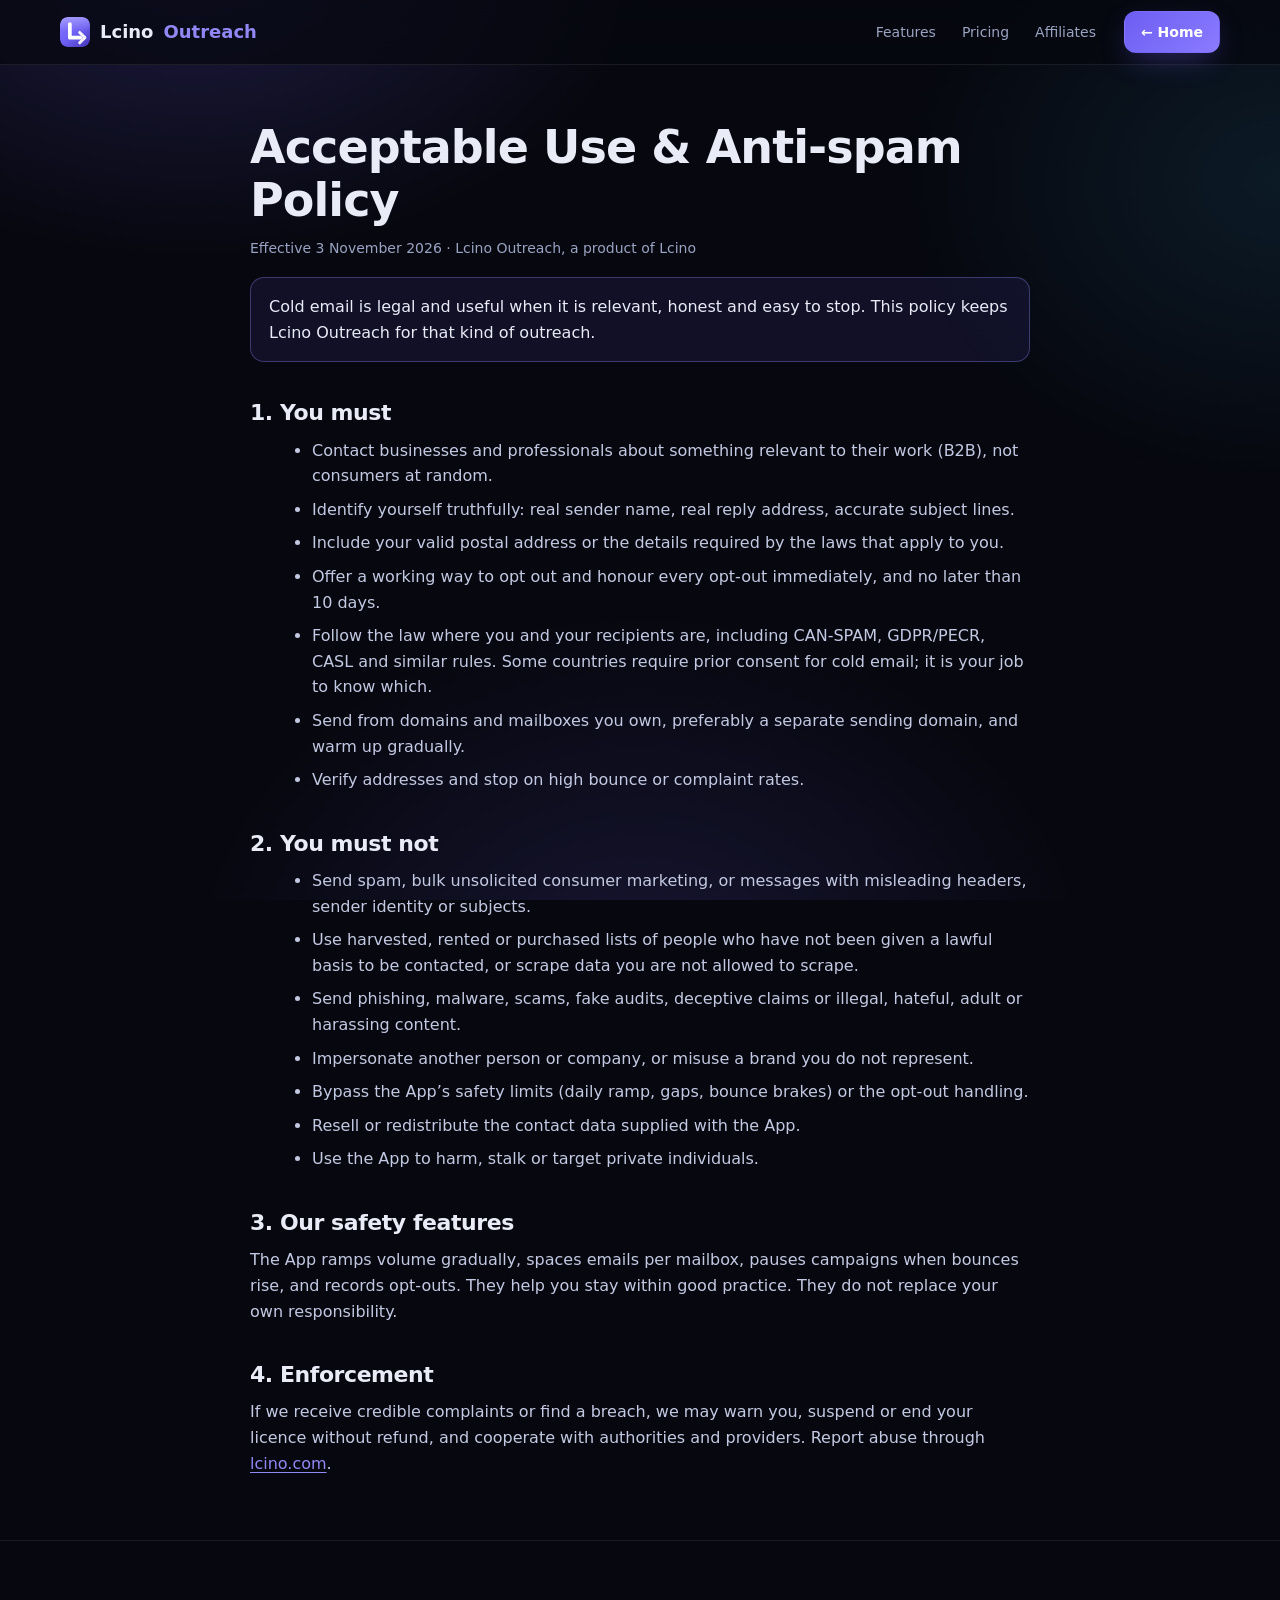
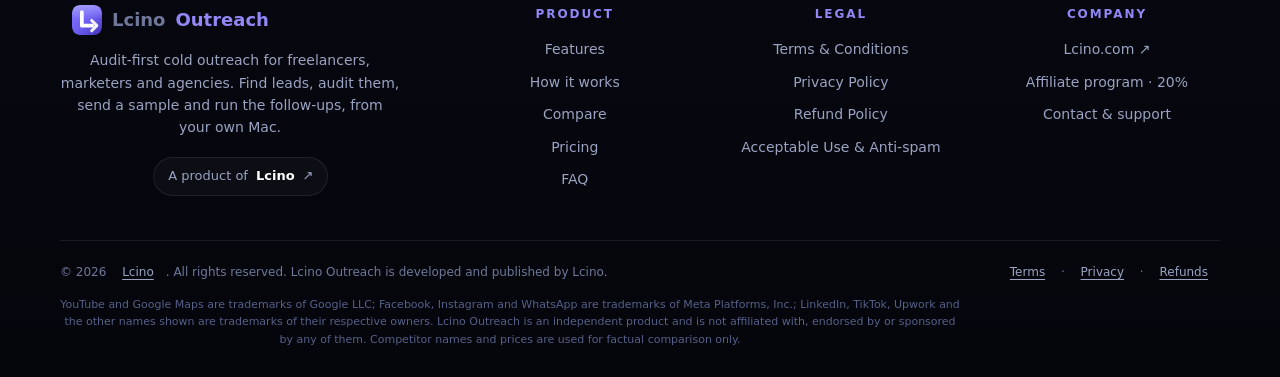
<file: acceptable-use.html>
<!doctype html>
<html lang="en"><head><meta charset="utf-8"><meta name="viewport" content="width=device-width, initial-scale=1">
<title>Acceptable Use &amp; Anti-spam Policy — Lcino Outreach</title><meta name="description" content="Rules for responsible cold outreach with Lcino Outreach.">
<link rel="icon" href="/assets/favicon.png"><link rel="stylesheet" href="/styles.css"></head>
<body><div class="aurora"></div>
<nav class="top"><div class="wrap"><a class="logo" href="/"><img src="/assets/logo-mark.svg" alt="">Lcino<b>Outreach</b></a>
<div class="links"><a href="/#features">Features</a><a href="/#pricing">Pricing</a><a href="/affiliate">Affiliates</a></div>
<a class="btn primary sm" href="/">← Home</a></div></nav>
<main class="wrap"><article class="doc">
<h1>Acceptable Use &amp; Anti-spam Policy</h1><p class="meta">Effective 3 November 2026 · Lcino Outreach, a product of Lcino</p>

<div class="callout">Cold email is legal and useful when it is relevant, honest and easy to stop. This policy keeps Lcino Outreach for that kind of outreach.</div>

<h2>1. You must</h2>
<ul>
<li>Contact businesses and professionals about something relevant to their work (B2B), not consumers at random.</li>
<li>Identify yourself truthfully: real sender name, real reply address, accurate subject lines.</li>
<li>Include your valid postal address or the details required by the laws that apply to you.</li>
<li>Offer a working way to opt out and honour every opt-out immediately, and no later than 10 days.</li>
<li>Follow the law where you and your recipients are, including CAN-SPAM, GDPR/PECR, CASL and similar rules. Some countries require prior consent for cold email; it is your job to know which.</li>
<li>Send from domains and mailboxes you own, preferably a separate sending domain, and warm up gradually.</li>
<li>Verify addresses and stop on high bounce or complaint rates.</li>
</ul>

<h2>2. You must not</h2>
<ul>
<li>Send spam, bulk unsolicited consumer marketing, or messages with misleading headers, sender identity or subjects.</li>
<li>Use harvested, rented or purchased lists of people who have not been given a lawful basis to be contacted, or scrape data you are not allowed to scrape.</li>
<li>Send phishing, malware, scams, fake audits, deceptive claims or illegal, hateful, adult or harassing content.</li>
<li>Impersonate another person or company, or misuse a brand you do not represent.</li>
<li>Bypass the App’s safety limits (daily ramp, gaps, bounce brakes) or the opt-out handling.</li>
<li>Resell or redistribute the contact data supplied with the App.</li>
<li>Use the App to harm, stalk or target private individuals.</li>
</ul>

<h2>3. Our safety features</h2>
<p>The App ramps volume gradually, spaces emails per mailbox, pauses campaigns when bounces rise, and records opt-outs. They help you stay within good practice. They do not replace your own responsibility.</p>

<h2>4. Enforcement</h2>
<p>If we receive credible complaints or find a breach, we may warn you, suspend or end your licence without refund, and cooperate with authorities and providers. Report abuse through <a class="in" href="https://lcino.com" target="_blank" rel="noopener">lcino.com</a>.</p>
</article></main>
<div id="site-footer"></div>
<script src="/config.js"></script><script src="/footer.js"></script></body></html>
</file>
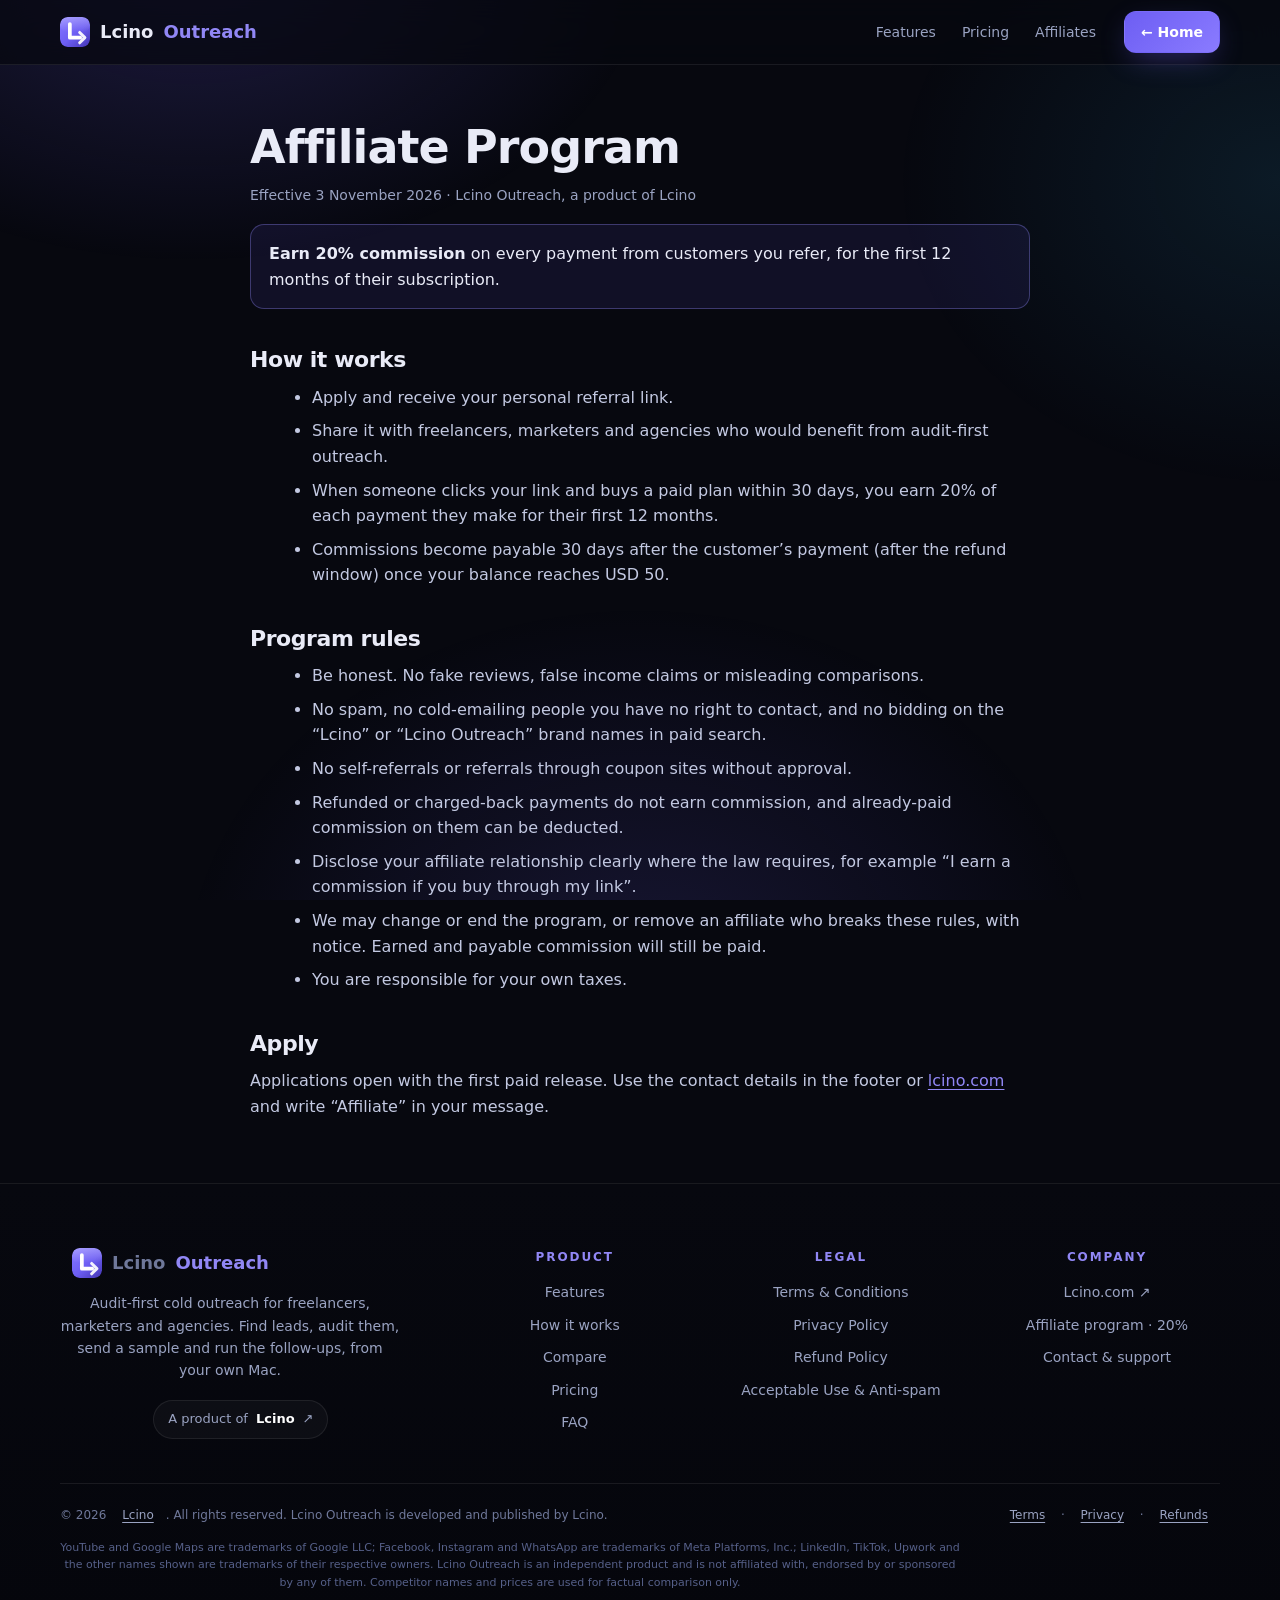
<file: affiliate.html>
<!doctype html>
<html lang="en"><head><meta charset="utf-8"><meta name="viewport" content="width=device-width, initial-scale=1">
<title>Affiliate Program — Lcino Outreach</title><meta name="description" content="Earn 20% recurring commission for every customer you refer to Lcino Outreach.">
<link rel="icon" href="/assets/favicon.png"><link rel="stylesheet" href="/styles.css"></head>
<body><div class="aurora"></div>
<nav class="top"><div class="wrap"><a class="logo" href="/"><img src="/assets/logo-mark.svg" alt="">Lcino<b>Outreach</b></a>
<div class="links"><a href="/#features">Features</a><a href="/#pricing">Pricing</a><a href="/affiliate">Affiliates</a></div>
<a class="btn primary sm" href="/">← Home</a></div></nav>
<main class="wrap"><article class="doc">
<h1>Affiliate Program</h1><p class="meta">Effective 3 November 2026 · Lcino Outreach, a product of Lcino</p>

<div class="callout"><b>Earn 20% commission</b> on every payment from customers you refer, for the first 12 months of their subscription.</div>

<h2>How it works</h2>
<ul>
<li>Apply and receive your personal referral link.</li>
<li>Share it with freelancers, marketers and agencies who would benefit from audit-first outreach.</li>
<li>When someone clicks your link and buys a paid plan within 30 days, you earn 20% of each payment they make for their first 12 months.</li>
<li>Commissions become payable 30 days after the customer’s payment (after the refund window) once your balance reaches USD 50.</li>
</ul>

<h2>Program rules</h2>
<ul>
<li>Be honest. No fake reviews, false income claims or misleading comparisons.</li>
<li>No spam, no cold-emailing people you have no right to contact, and no bidding on the “Lcino” or “Lcino Outreach” brand names in paid search.</li>
<li>No self-referrals or referrals through coupon sites without approval.</li>
<li>Refunded or charged-back payments do not earn commission, and already-paid commission on them can be deducted.</li>
<li>Disclose your affiliate relationship clearly where the law requires, for example “I earn a commission if you buy through my link”.</li>
<li>We may change or end the program, or remove an affiliate who breaks these rules, with notice. Earned and payable commission will still be paid.</li>
<li>You are responsible for your own taxes.</li>
</ul>

<h2>Apply</h2>
<p>Applications open with the first paid release. Use the contact details in the footer or <a class="in" href="https://lcino.com" target="_blank" rel="noopener">lcino.com</a> and write “Affiliate” in your message.</p>
</article></main>
<div id="site-footer"></div>
<script src="/config.js"></script><script src="/footer.js"></script></body></html>
</file>
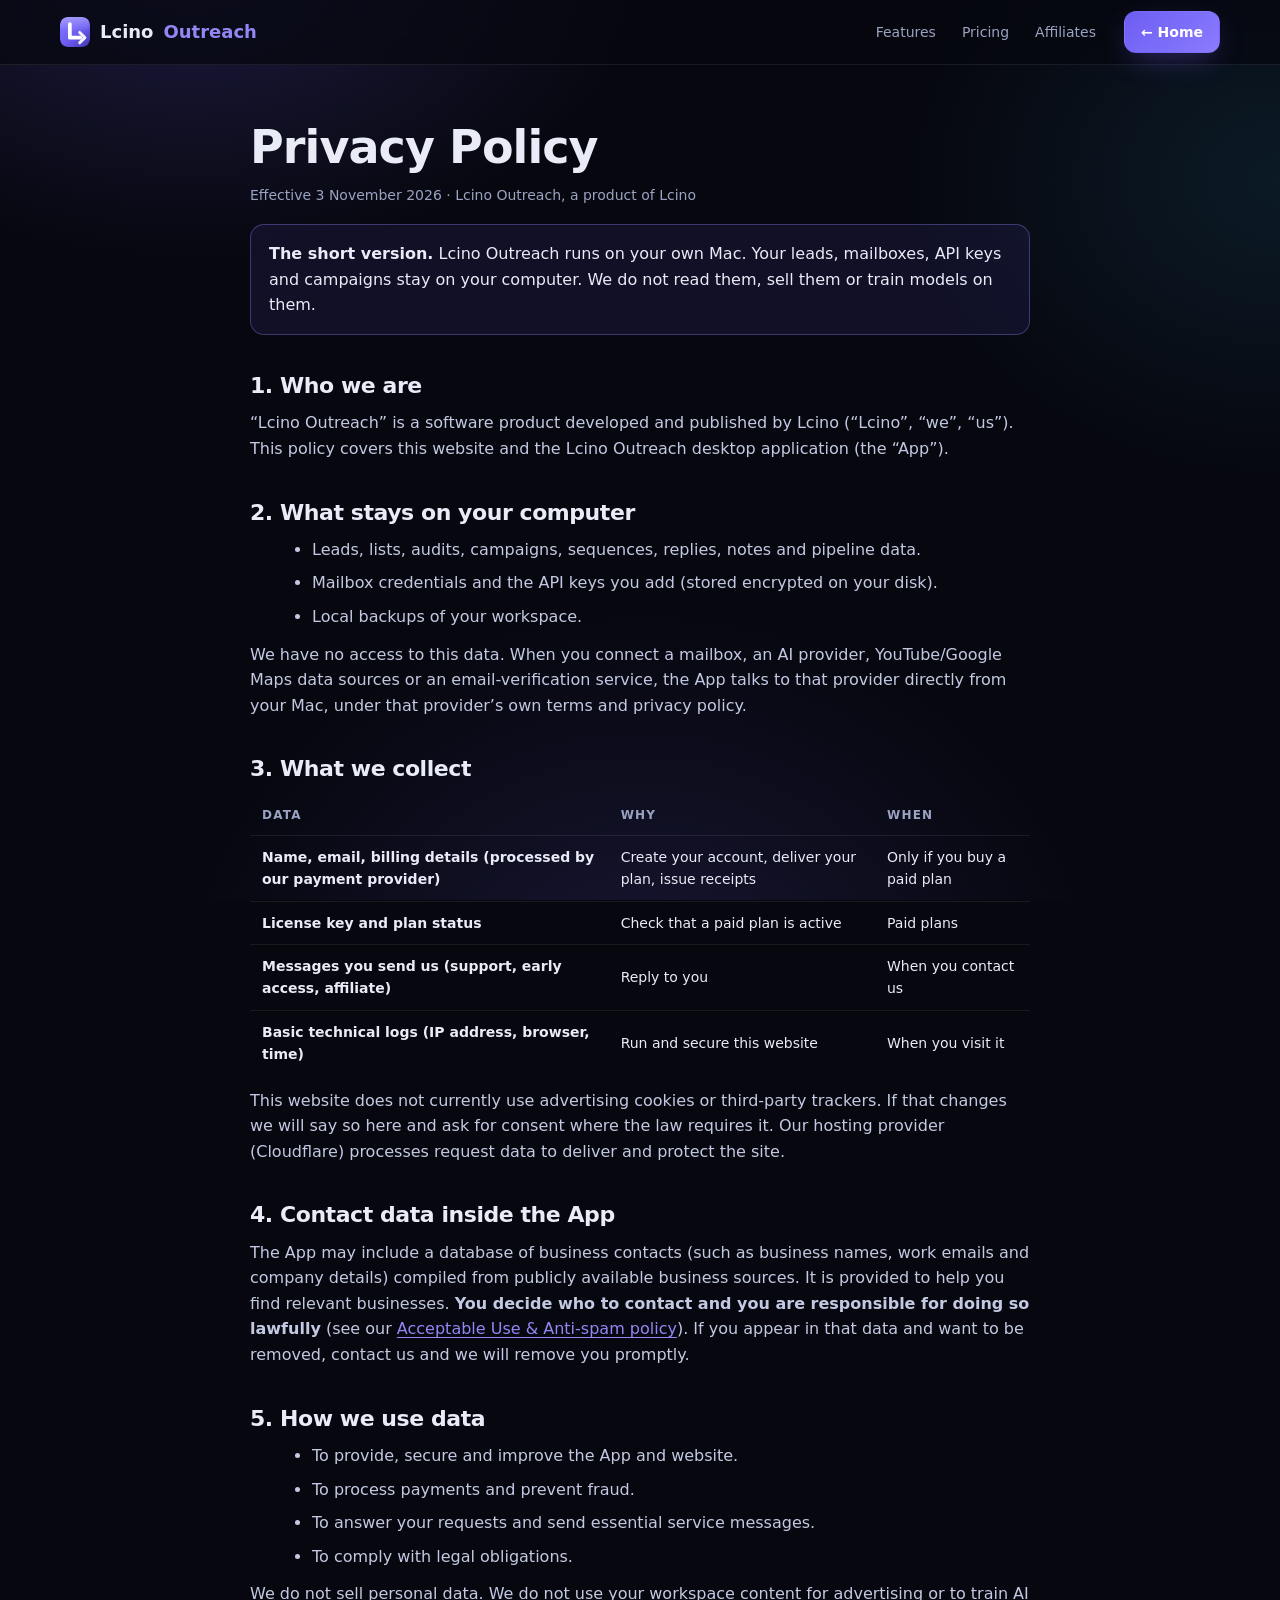
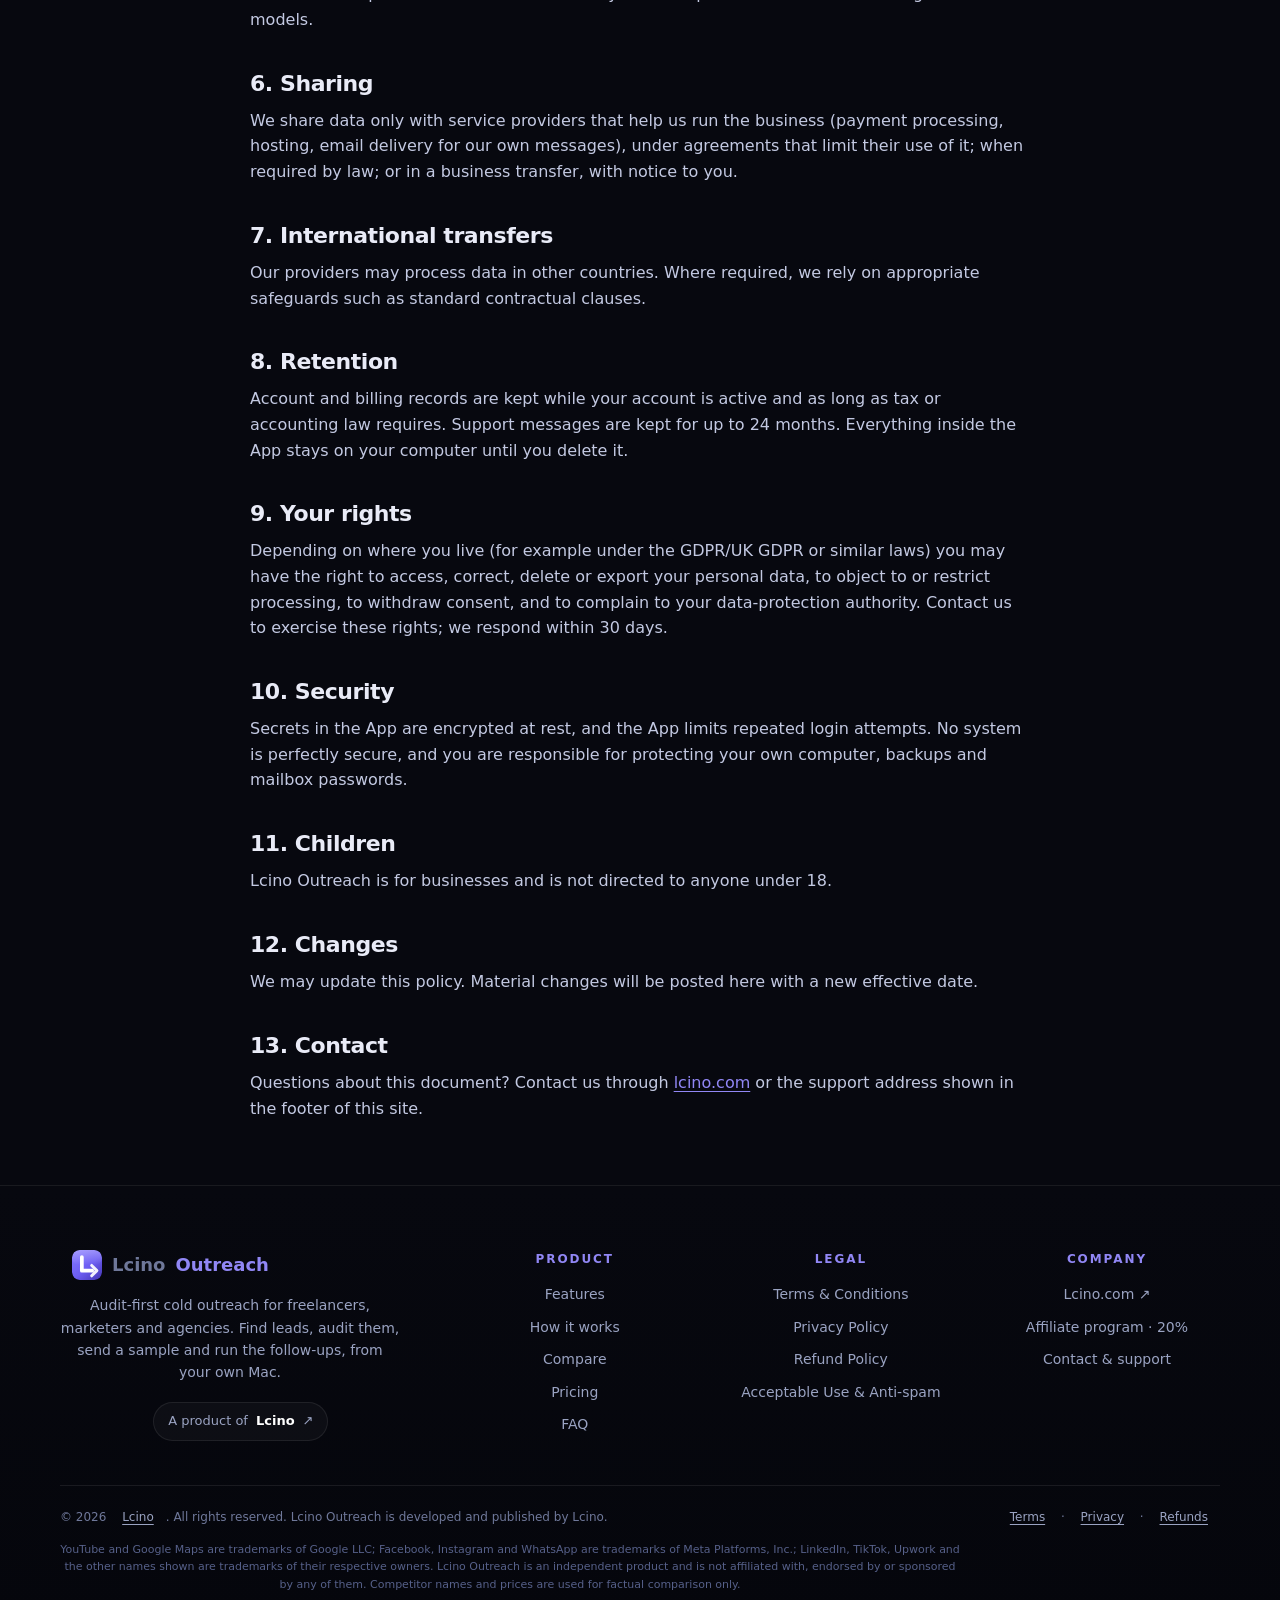
<file: privacy.html>
<!doctype html>
<html lang="en"><head><meta charset="utf-8"><meta name="viewport" content="width=device-width, initial-scale=1">
<title>Privacy Policy — Lcino Outreach</title><meta name="description" content="How Lcino Outreach handles your data: local-first, minimal collection, your rights.">
<link rel="icon" href="/assets/favicon.png"><link rel="stylesheet" href="/styles.css"></head>
<body><div class="aurora"></div>
<nav class="top"><div class="wrap"><a class="logo" href="/"><img src="/assets/logo-mark.svg" alt="">Lcino<b>Outreach</b></a>
<div class="links"><a href="/#features">Features</a><a href="/#pricing">Pricing</a><a href="/affiliate">Affiliates</a></div>
<a class="btn primary sm" href="/">← Home</a></div></nav>
<main class="wrap"><article class="doc">
<h1>Privacy Policy</h1><p class="meta">Effective 3 November 2026 · Lcino Outreach, a product of Lcino</p>

<div class="callout"><b>The short version.</b> Lcino Outreach runs on your own Mac. Your leads, mailboxes, API keys and campaigns stay on your computer. We do not read them, sell them or train models on them.</div>

<h2>1. Who we are</h2>
<p>“Lcino Outreach” is a software product developed and published by Lcino (“Lcino”, “we”, “us”). This policy covers this website and the Lcino Outreach desktop application (the “App”).</p>

<h2>2. What stays on your computer</h2>
<ul>
<li>Leads, lists, audits, campaigns, sequences, replies, notes and pipeline data.</li>
<li>Mailbox credentials and the API keys you add (stored encrypted on your disk).</li>
<li>Local backups of your workspace.</li>
</ul>
<p>We have no access to this data. When you connect a mailbox, an AI provider, YouTube/Google Maps data sources or an email-verification service, the App talks to that provider directly from your Mac, under that provider’s own terms and privacy policy.</p>

<h2>3. What we collect</h2>
<table><tr><th>Data</th><th>Why</th><th>When</th></tr>
<tr><td>Name, email, billing details (processed by our payment provider)</td><td>Create your account, deliver your plan, issue receipts</td><td>Only if you buy a paid plan</td></tr>
<tr><td>License key and plan status</td><td>Check that a paid plan is active</td><td>Paid plans</td></tr>
<tr><td>Messages you send us (support, early access, affiliate)</td><td>Reply to you</td><td>When you contact us</td></tr>
<tr><td>Basic technical logs (IP address, browser, time)</td><td>Run and secure this website</td><td>When you visit it</td></tr>
</table>
<p>This website does not currently use advertising cookies or third-party trackers. If that changes we will say so here and ask for consent where the law requires it. Our hosting provider (Cloudflare) processes request data to deliver and protect the site.</p>

<h2>4. Contact data inside the App</h2>
<p>The App may include a database of business contacts (such as business names, work emails and company details) compiled from publicly available business sources. It is provided to help you find relevant businesses. <b>You decide who to contact and you are responsible for doing so lawfully</b> (see our <a class="in" href="/acceptable-use">Acceptable Use &amp; Anti-spam policy</a>). If you appear in that data and want to be removed, contact us and we will remove you promptly.</p>

<h2>5. How we use data</h2>
<ul><li>To provide, secure and improve the App and website.</li><li>To process payments and prevent fraud.</li><li>To answer your requests and send essential service messages.</li><li>To comply with legal obligations.</li></ul>
<p>We do not sell personal data. We do not use your workspace content for advertising or to train AI models.</p>

<h2>6. Sharing</h2>
<p>We share data only with service providers that help us run the business (payment processing, hosting, email delivery for our own messages), under agreements that limit their use of it; when required by law; or in a business transfer, with notice to you.</p>

<h2>7. International transfers</h2>
<p>Our providers may process data in other countries. Where required, we rely on appropriate safeguards such as standard contractual clauses.</p>

<h2>8. Retention</h2>
<p>Account and billing records are kept while your account is active and as long as tax or accounting law requires. Support messages are kept for up to 24 months. Everything inside the App stays on your computer until you delete it.</p>

<h2>9. Your rights</h2>
<p>Depending on where you live (for example under the GDPR/UK GDPR or similar laws) you may have the right to access, correct, delete or export your personal data, to object to or restrict processing, to withdraw consent, and to complain to your data-protection authority. Contact us to exercise these rights; we respond within 30 days.</p>

<h2>10. Security</h2>
<p>Secrets in the App are encrypted at rest, and the App limits repeated login attempts. No system is perfectly secure, and you are responsible for protecting your own computer, backups and mailbox passwords.</p>

<h2>11. Children</h2>
<p>Lcino Outreach is for businesses and is not directed to anyone under 18.</p>

<h2>12. Changes</h2>
<p>We may update this policy. Material changes will be posted here with a new effective date.</p>
<h2>13. Contact</h2><p>Questions about this document? Contact us through <a class="in" href="https://lcino.com" target="_blank" rel="noopener">lcino.com</a> or the support address shown in the footer of this site.</p>
</article></main>
<div id="site-footer"></div>
<script src="/config.js"></script><script src="/footer.js"></script></body></html>
</file>
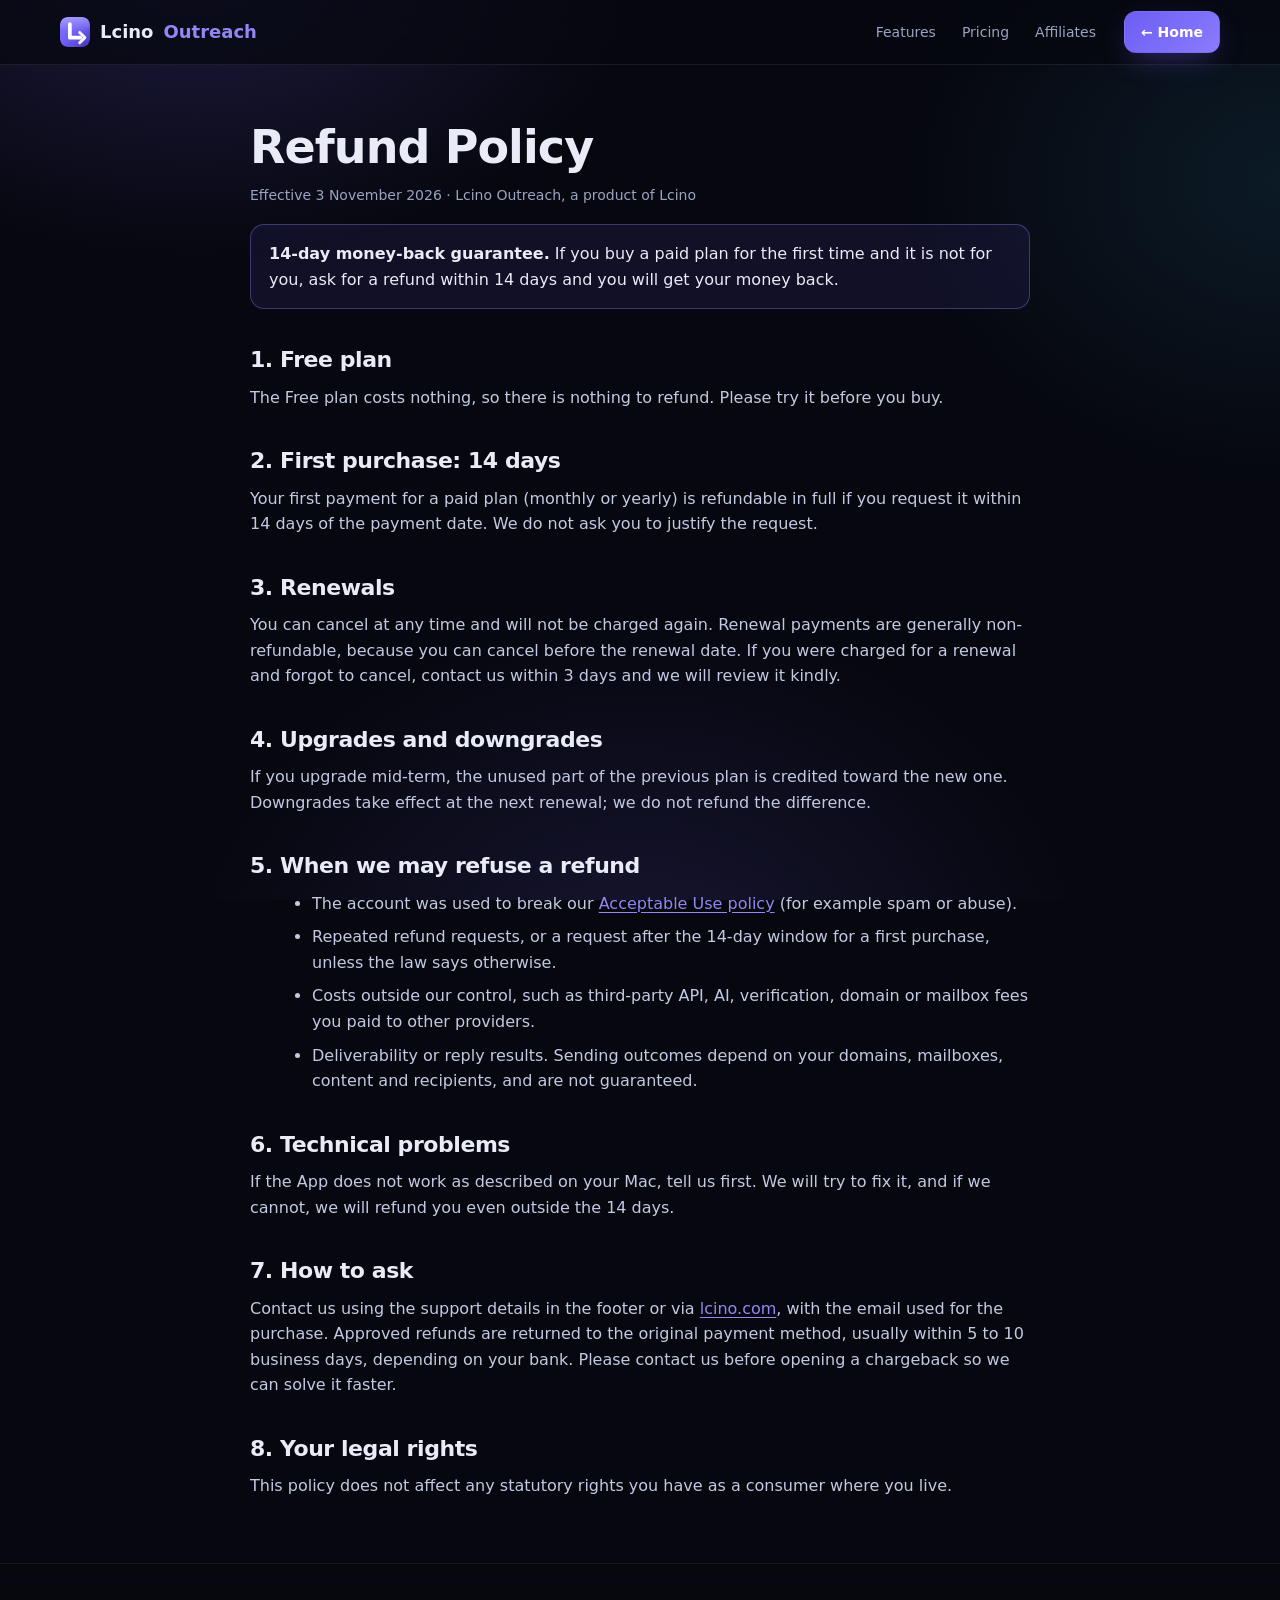
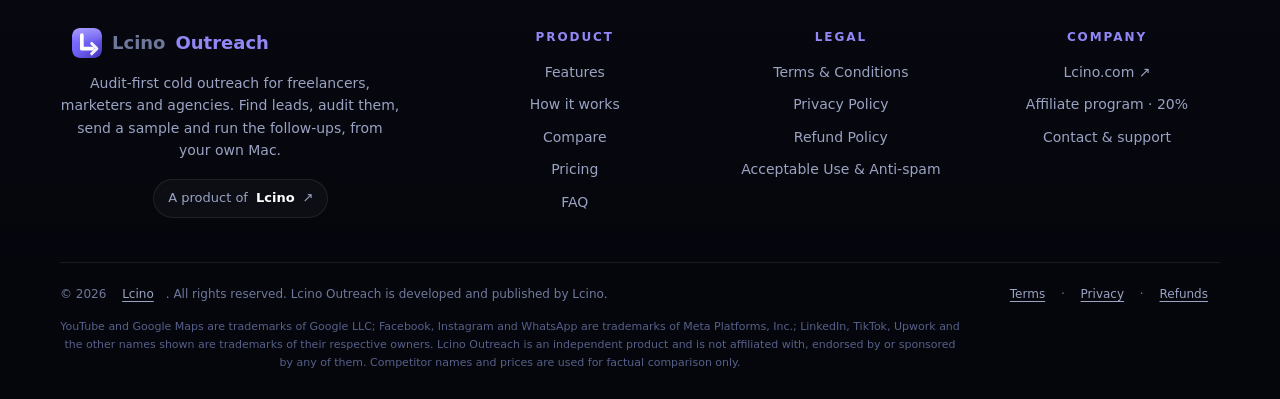
<file: refund.html>
<!doctype html>
<html lang="en"><head><meta charset="utf-8"><meta name="viewport" content="width=device-width, initial-scale=1">
<title>Refund Policy — Lcino Outreach</title><meta name="description" content="14-day money-back guarantee on your first paid purchase of Lcino Outreach.">
<link rel="icon" href="/assets/favicon.png"><link rel="stylesheet" href="/styles.css"></head>
<body><div class="aurora"></div>
<nav class="top"><div class="wrap"><a class="logo" href="/"><img src="/assets/logo-mark.svg" alt="">Lcino<b>Outreach</b></a>
<div class="links"><a href="/#features">Features</a><a href="/#pricing">Pricing</a><a href="/affiliate">Affiliates</a></div>
<a class="btn primary sm" href="/">← Home</a></div></nav>
<main class="wrap"><article class="doc">
<h1>Refund Policy</h1><p class="meta">Effective 3 November 2026 · Lcino Outreach, a product of Lcino</p>

<div class="callout"><b>14-day money-back guarantee.</b> If you buy a paid plan for the first time and it is not for you, ask for a refund within 14 days and you will get your money back.</div>

<h2>1. Free plan</h2>
<p>The Free plan costs nothing, so there is nothing to refund. Please try it before you buy.</p>

<h2>2. First purchase: 14 days</h2>
<p>Your first payment for a paid plan (monthly or yearly) is refundable in full if you request it within 14 days of the payment date. We do not ask you to justify the request.</p>

<h2>3. Renewals</h2>
<p>You can cancel at any time and will not be charged again. Renewal payments are generally non-refundable, because you can cancel before the renewal date. If you were charged for a renewal and forgot to cancel, contact us within 3 days and we will review it kindly.</p>

<h2>4. Upgrades and downgrades</h2>
<p>If you upgrade mid-term, the unused part of the previous plan is credited toward the new one. Downgrades take effect at the next renewal; we do not refund the difference.</p>

<h2>5. When we may refuse a refund</h2>
<ul>
<li>The account was used to break our <a class="in" href="/acceptable-use">Acceptable Use policy</a> (for example spam or abuse).</li>
<li>Repeated refund requests, or a request after the 14-day window for a first purchase, unless the law says otherwise.</li>
<li>Costs outside our control, such as third-party API, AI, verification, domain or mailbox fees you paid to other providers.</li>
<li>Deliverability or reply results. Sending outcomes depend on your domains, mailboxes, content and recipients, and are not guaranteed.</li>
</ul>

<h2>6. Technical problems</h2>
<p>If the App does not work as described on your Mac, tell us first. We will try to fix it, and if we cannot, we will refund you even outside the 14 days.</p>

<h2>7. How to ask</h2>
<p>Contact us using the support details in the footer or via <a class="in" href="https://lcino.com" target="_blank" rel="noopener">lcino.com</a>, with the email used for the purchase. Approved refunds are returned to the original payment method, usually within 5 to 10 business days, depending on your bank. Please contact us before opening a chargeback so we can solve it faster.</p>

<h2>8. Your legal rights</h2>
<p>This policy does not affect any statutory rights you have as a consumer where you live.</p>
</article></main>
<div id="site-footer"></div>
<script src="/config.js"></script><script src="/footer.js"></script></body></html>
</file>
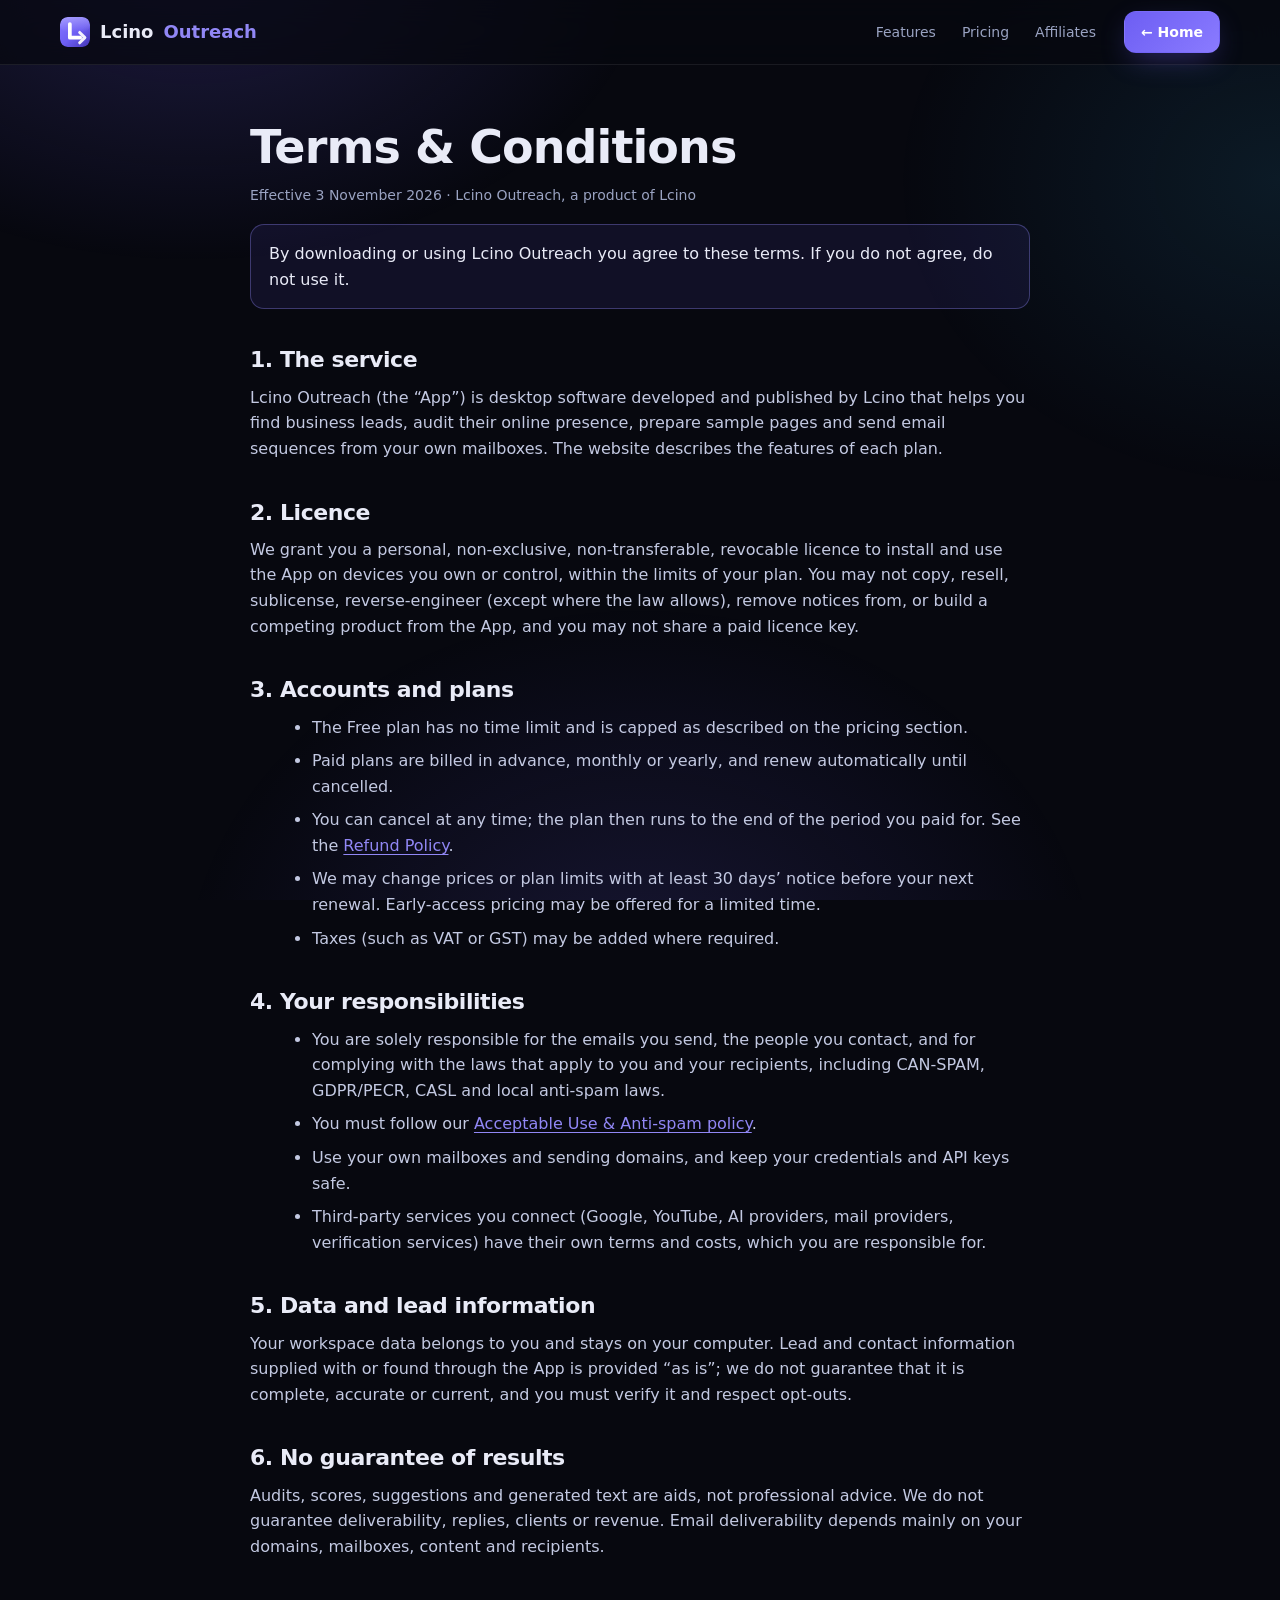
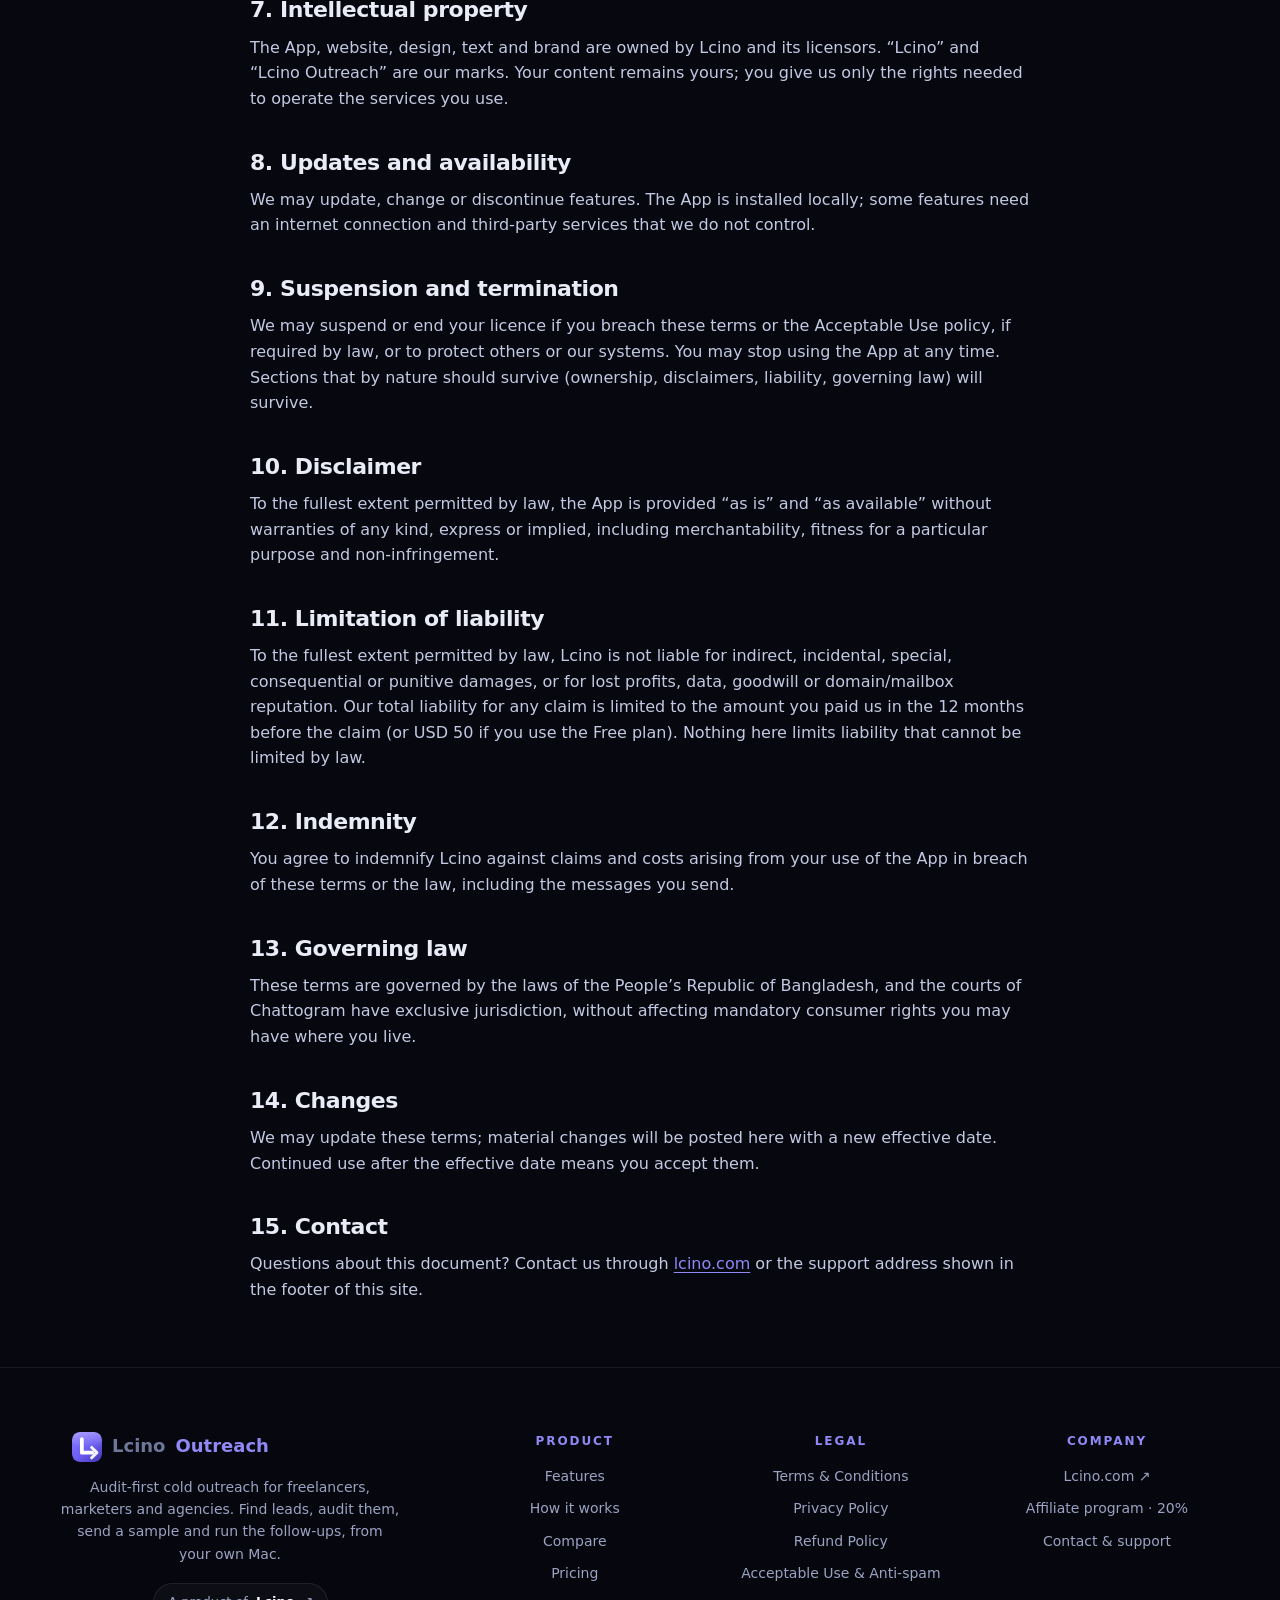
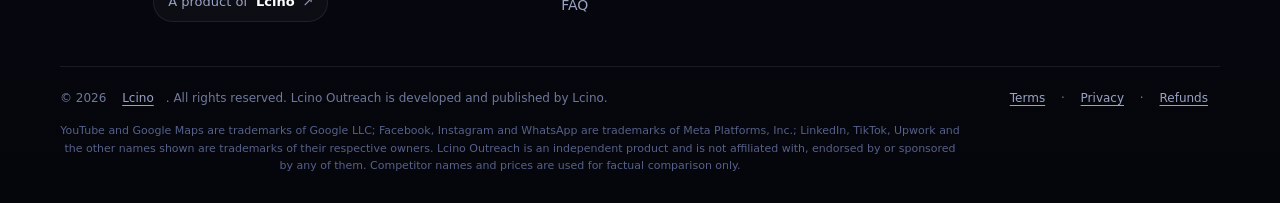
<file: terms.html>
<!doctype html>
<html lang="en"><head><meta charset="utf-8"><meta name="viewport" content="width=device-width, initial-scale=1">
<title>Terms &amp; Conditions — Lcino Outreach</title><meta name="description" content="The agreement for using Lcino Outreach: licence, plans, payments, acceptable use, liability.">
<link rel="icon" href="/assets/favicon.png"><link rel="stylesheet" href="/styles.css"></head>
<body><div class="aurora"></div>
<nav class="top"><div class="wrap"><a class="logo" href="/"><img src="/assets/logo-mark.svg" alt="">Lcino<b>Outreach</b></a>
<div class="links"><a href="/#features">Features</a><a href="/#pricing">Pricing</a><a href="/affiliate">Affiliates</a></div>
<a class="btn primary sm" href="/">← Home</a></div></nav>
<main class="wrap"><article class="doc">
<h1>Terms &amp; Conditions</h1><p class="meta">Effective 3 November 2026 · Lcino Outreach, a product of Lcino</p>

<div class="callout">By downloading or using Lcino Outreach you agree to these terms. If you do not agree, do not use it.</div>

<h2>1. The service</h2>
<p>Lcino Outreach (the “App”) is desktop software developed and published by Lcino that helps you find business leads, audit their online presence, prepare sample pages and send email sequences from your own mailboxes. The website describes the features of each plan.</p>

<h2>2. Licence</h2>
<p>We grant you a personal, non-exclusive, non-transferable, revocable licence to install and use the App on devices you own or control, within the limits of your plan. You may not copy, resell, sublicense, reverse-engineer (except where the law allows), remove notices from, or build a competing product from the App, and you may not share a paid licence key.</p>

<h2>3. Accounts and plans</h2>
<ul>
<li>The Free plan has no time limit and is capped as described on the pricing section.</li>
<li>Paid plans are billed in advance, monthly or yearly, and renew automatically until cancelled.</li>
<li>You can cancel at any time; the plan then runs to the end of the period you paid for. See the <a class="in" href="/refund">Refund Policy</a>.</li>
<li>We may change prices or plan limits with at least 30 days’ notice before your next renewal. Early-access pricing may be offered for a limited time.</li>
<li>Taxes (such as VAT or GST) may be added where required.</li>
</ul>

<h2>4. Your responsibilities</h2>
<ul>
<li>You are solely responsible for the emails you send, the people you contact, and for complying with the laws that apply to you and your recipients, including CAN-SPAM, GDPR/PECR, CASL and local anti-spam laws.</li>
<li>You must follow our <a class="in" href="/acceptable-use">Acceptable Use &amp; Anti-spam policy</a>.</li>
<li>Use your own mailboxes and sending domains, and keep your credentials and API keys safe.</li>
<li>Third-party services you connect (Google, YouTube, AI providers, mail providers, verification services) have their own terms and costs, which you are responsible for.</li>
</ul>

<h2>5. Data and lead information</h2>
<p>Your workspace data belongs to you and stays on your computer. Lead and contact information supplied with or found through the App is provided “as is”; we do not guarantee that it is complete, accurate or current, and you must verify it and respect opt-outs.</p>

<h2>6. No guarantee of results</h2>
<p>Audits, scores, suggestions and generated text are aids, not professional advice. We do not guarantee deliverability, replies, clients or revenue. Email deliverability depends mainly on your domains, mailboxes, content and recipients.</p>

<h2>7. Intellectual property</h2>
<p>The App, website, design, text and brand are owned by Lcino and its licensors. “Lcino” and “Lcino Outreach” are our marks. Your content remains yours; you give us only the rights needed to operate the services you use.</p>

<h2>8. Updates and availability</h2>
<p>We may update, change or discontinue features. The App is installed locally; some features need an internet connection and third-party services that we do not control.</p>

<h2>9. Suspension and termination</h2>
<p>We may suspend or end your licence if you breach these terms or the Acceptable Use policy, if required by law, or to protect others or our systems. You may stop using the App at any time. Sections that by nature should survive (ownership, disclaimers, liability, governing law) will survive.</p>

<h2>10. Disclaimer</h2>
<p>To the fullest extent permitted by law, the App is provided “as is” and “as available” without warranties of any kind, express or implied, including merchantability, fitness for a particular purpose and non-infringement.</p>

<h2>11. Limitation of liability</h2>
<p>To the fullest extent permitted by law, Lcino is not liable for indirect, incidental, special, consequential or punitive damages, or for lost profits, data, goodwill or domain/mailbox reputation. Our total liability for any claim is limited to the amount you paid us in the 12 months before the claim (or USD 50 if you use the Free plan). Nothing here limits liability that cannot be limited by law.</p>

<h2>12. Indemnity</h2>
<p>You agree to indemnify Lcino against claims and costs arising from your use of the App in breach of these terms or the law, including the messages you send.</p>

<h2>13. Governing law</h2>
<p>These terms are governed by the laws of the People’s Republic of Bangladesh, and the courts of Chattogram have exclusive jurisdiction, without affecting mandatory consumer rights you may have where you live.</p>

<h2>14. Changes</h2>
<p>We may update these terms; material changes will be posted here with a new effective date. Continued use after the effective date means you accept them.</p>
<h2>15. Contact</h2><p>Questions about this document? Contact us through <a class="in" href="https://lcino.com" target="_blank" rel="noopener">lcino.com</a> or the support address shown in the footer of this site.</p>
</article></main>
<div id="site-footer"></div>
<script src="/config.js"></script><script src="/footer.js"></script></body></html>
</file>
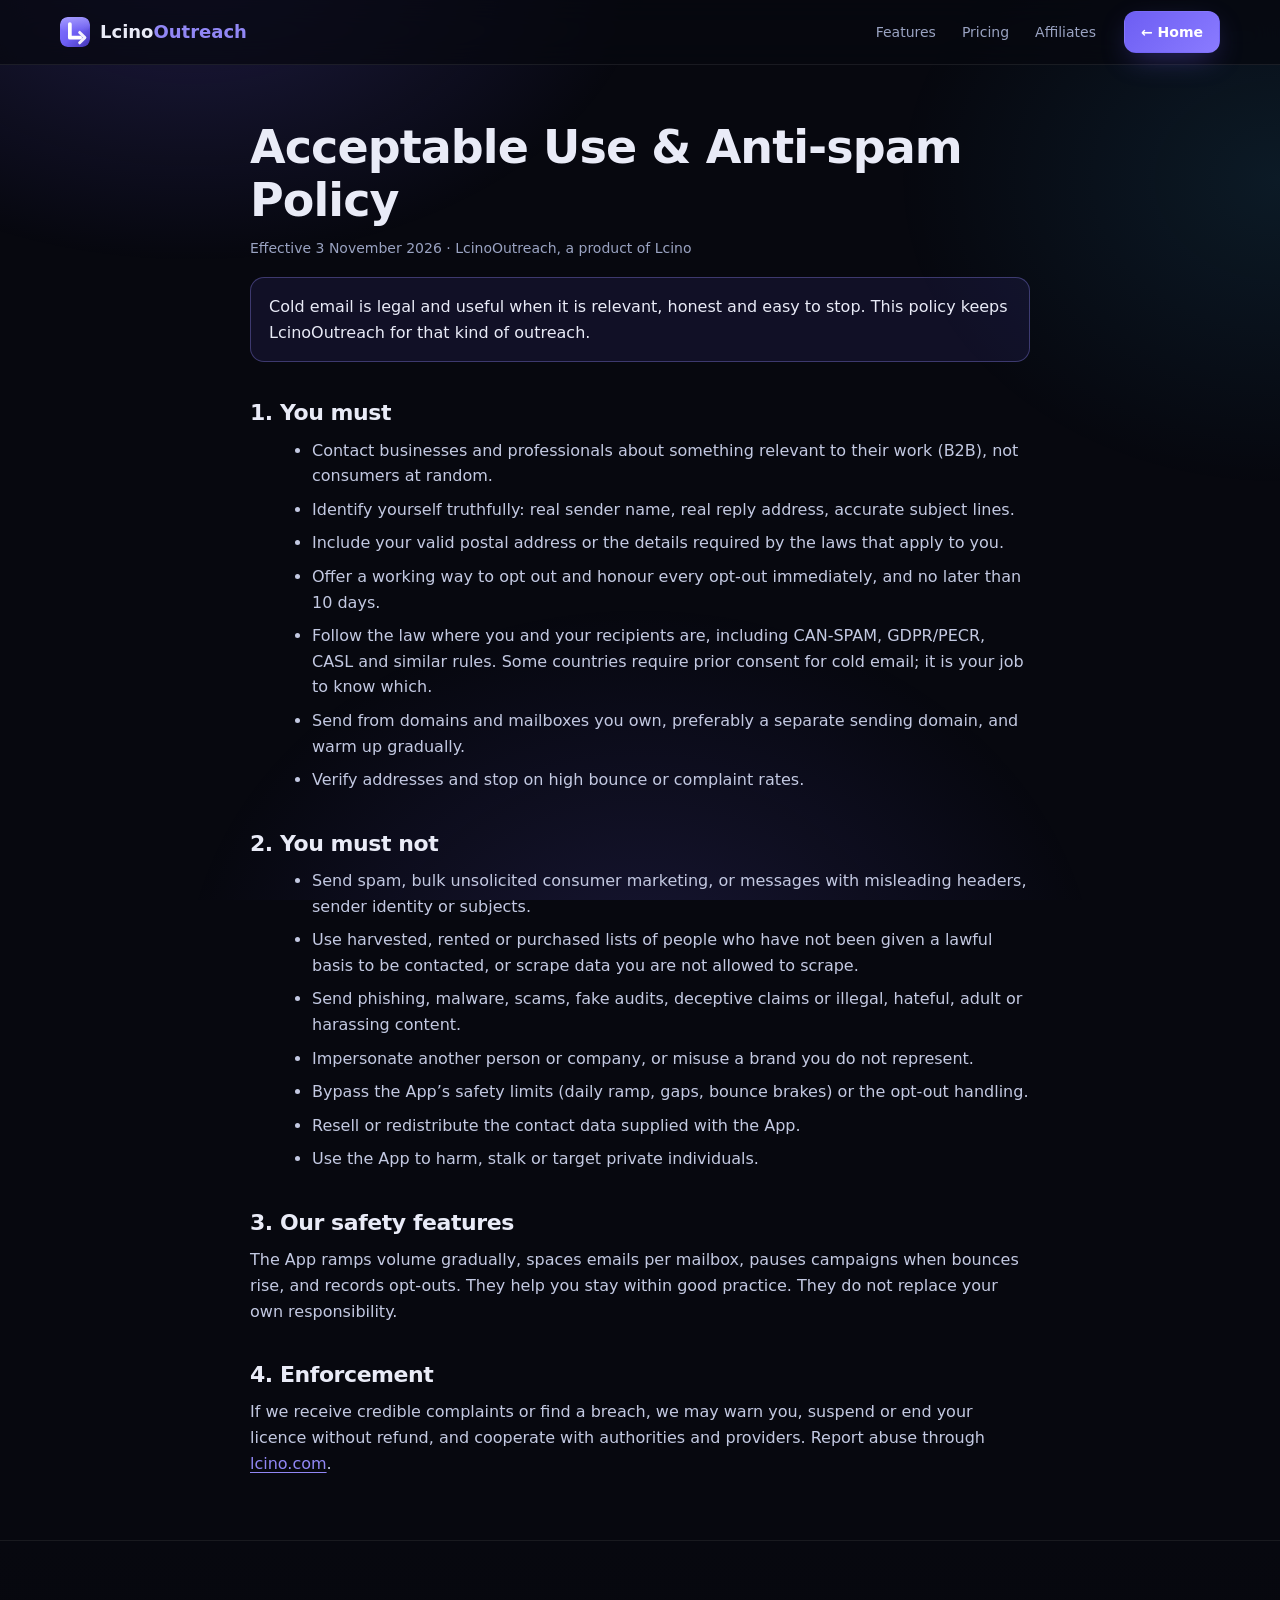
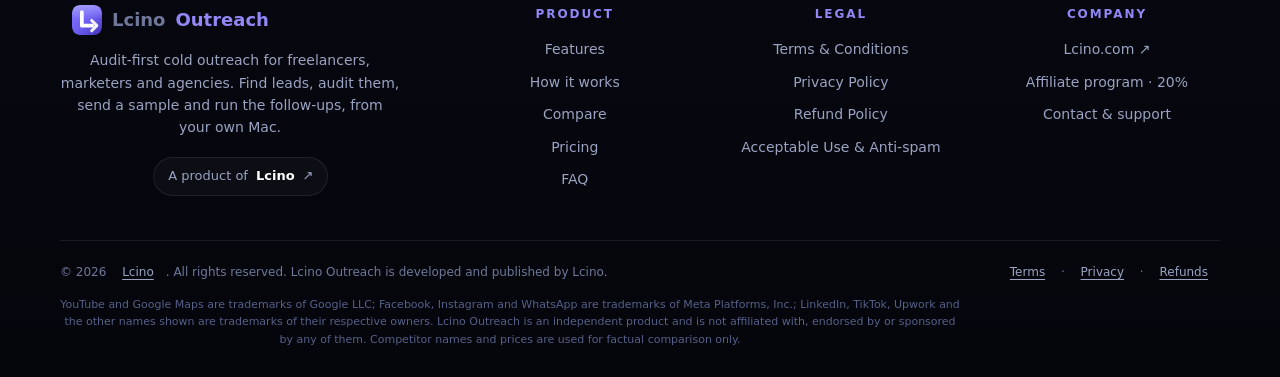
<file: public/acceptable-use.html>
<!doctype html>
<html lang="en"><head><meta charset="utf-8"><meta name="viewport" content="width=device-width, initial-scale=1">
<title>Acceptable Use &amp; Anti-spam Policy — LcinoOutreach</title><meta name="description" content="Rules for responsible cold outreach with LcinoOutreach.">
<link rel="icon" href="/assets/favicon.png"><link rel="stylesheet" href="/styles.css"></head>
<body><div class="aurora"></div>
<nav class="top"><div class="wrap"><a class="logo" href="/"><img src="/assets/logo-mark.svg" alt=""><span>Lcino<b>Outreach</b></span></a>
<div class="links"><a href="/#features">Features</a><a href="/#pricing">Pricing</a><a href="/affiliate">Affiliates</a></div>
<a class="btn primary sm" href="/">← Home</a></div></nav>
<main class="wrap"><article class="doc">
<h1>Acceptable Use &amp; Anti-spam Policy</h1><p class="meta">Effective 3 November 2026 · LcinoOutreach, a product of Lcino</p>

<div class="callout">Cold email is legal and useful when it is relevant, honest and easy to stop. This policy keeps LcinoOutreach for that kind of outreach.</div>

<h2>1. You must</h2>
<ul>
<li>Contact businesses and professionals about something relevant to their work (B2B), not consumers at random.</li>
<li>Identify yourself truthfully: real sender name, real reply address, accurate subject lines.</li>
<li>Include your valid postal address or the details required by the laws that apply to you.</li>
<li>Offer a working way to opt out and honour every opt-out immediately, and no later than 10 days.</li>
<li>Follow the law where you and your recipients are, including CAN-SPAM, GDPR/PECR, CASL and similar rules. Some countries require prior consent for cold email; it is your job to know which.</li>
<li>Send from domains and mailboxes you own, preferably a separate sending domain, and warm up gradually.</li>
<li>Verify addresses and stop on high bounce or complaint rates.</li>
</ul>

<h2>2. You must not</h2>
<ul>
<li>Send spam, bulk unsolicited consumer marketing, or messages with misleading headers, sender identity or subjects.</li>
<li>Use harvested, rented or purchased lists of people who have not been given a lawful basis to be contacted, or scrape data you are not allowed to scrape.</li>
<li>Send phishing, malware, scams, fake audits, deceptive claims or illegal, hateful, adult or harassing content.</li>
<li>Impersonate another person or company, or misuse a brand you do not represent.</li>
<li>Bypass the App’s safety limits (daily ramp, gaps, bounce brakes) or the opt-out handling.</li>
<li>Resell or redistribute the contact data supplied with the App.</li>
<li>Use the App to harm, stalk or target private individuals.</li>
</ul>

<h2>3. Our safety features</h2>
<p>The App ramps volume gradually, spaces emails per mailbox, pauses campaigns when bounces rise, and records opt-outs. They help you stay within good practice. They do not replace your own responsibility.</p>

<h2>4. Enforcement</h2>
<p>If we receive credible complaints or find a breach, we may warn you, suspend or end your licence without refund, and cooperate with authorities and providers. Report abuse through <a class="in" href="https://lcino.com" target="_blank" rel="noopener">lcino.com</a>.</p>
</article></main>
<div id="site-footer"></div>
<script src="/config.js"></script><script src="/footer.js"></script></body></html>
</file>
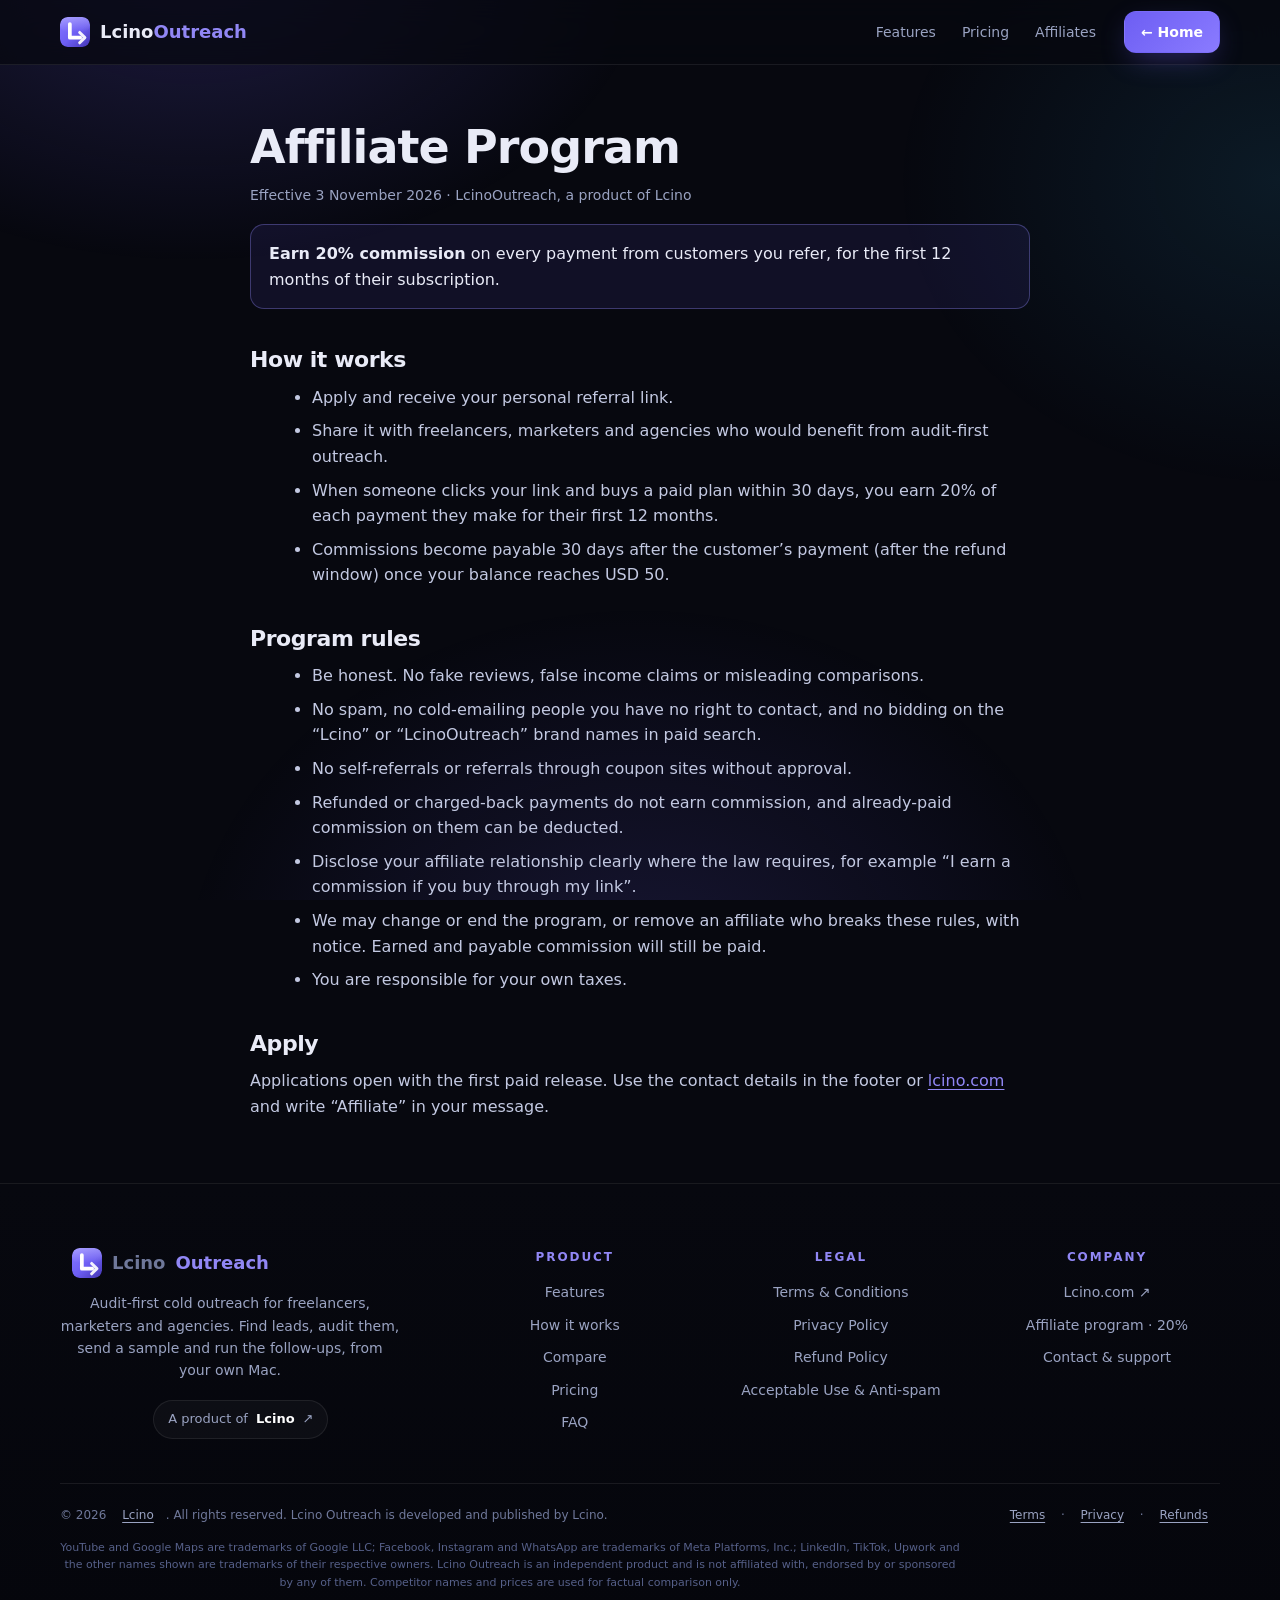
<file: public/affiliate.html>
<!doctype html>
<html lang="en"><head><meta charset="utf-8"><meta name="viewport" content="width=device-width, initial-scale=1">
<title>Affiliate Program — LcinoOutreach</title><meta name="description" content="Earn 20% recurring commission for every customer you refer to LcinoOutreach.">
<link rel="icon" href="/assets/favicon.png"><link rel="stylesheet" href="/styles.css"></head>
<body><div class="aurora"></div>
<nav class="top"><div class="wrap"><a class="logo" href="/"><img src="/assets/logo-mark.svg" alt=""><span>Lcino<b>Outreach</b></span></a>
<div class="links"><a href="/#features">Features</a><a href="/#pricing">Pricing</a><a href="/affiliate">Affiliates</a></div>
<a class="btn primary sm" href="/">← Home</a></div></nav>
<main class="wrap"><article class="doc">
<h1>Affiliate Program</h1><p class="meta">Effective 3 November 2026 · LcinoOutreach, a product of Lcino</p>

<div class="callout"><b>Earn 20% commission</b> on every payment from customers you refer, for the first 12 months of their subscription.</div>

<h2>How it works</h2>
<ul>
<li>Apply and receive your personal referral link.</li>
<li>Share it with freelancers, marketers and agencies who would benefit from audit-first outreach.</li>
<li>When someone clicks your link and buys a paid plan within 30 days, you earn 20% of each payment they make for their first 12 months.</li>
<li>Commissions become payable 30 days after the customer’s payment (after the refund window) once your balance reaches USD 50.</li>
</ul>

<h2>Program rules</h2>
<ul>
<li>Be honest. No fake reviews, false income claims or misleading comparisons.</li>
<li>No spam, no cold-emailing people you have no right to contact, and no bidding on the “Lcino” or “LcinoOutreach” brand names in paid search.</li>
<li>No self-referrals or referrals through coupon sites without approval.</li>
<li>Refunded or charged-back payments do not earn commission, and already-paid commission on them can be deducted.</li>
<li>Disclose your affiliate relationship clearly where the law requires, for example “I earn a commission if you buy through my link”.</li>
<li>We may change or end the program, or remove an affiliate who breaks these rules, with notice. Earned and payable commission will still be paid.</li>
<li>You are responsible for your own taxes.</li>
</ul>

<h2>Apply</h2>
<p>Applications open with the first paid release. Use the contact details in the footer or <a class="in" href="https://lcino.com" target="_blank" rel="noopener">lcino.com</a> and write “Affiliate” in your message.</p>
</article></main>
<div id="site-footer"></div>
<script src="/config.js"></script><script src="/footer.js"></script></body></html>
</file>
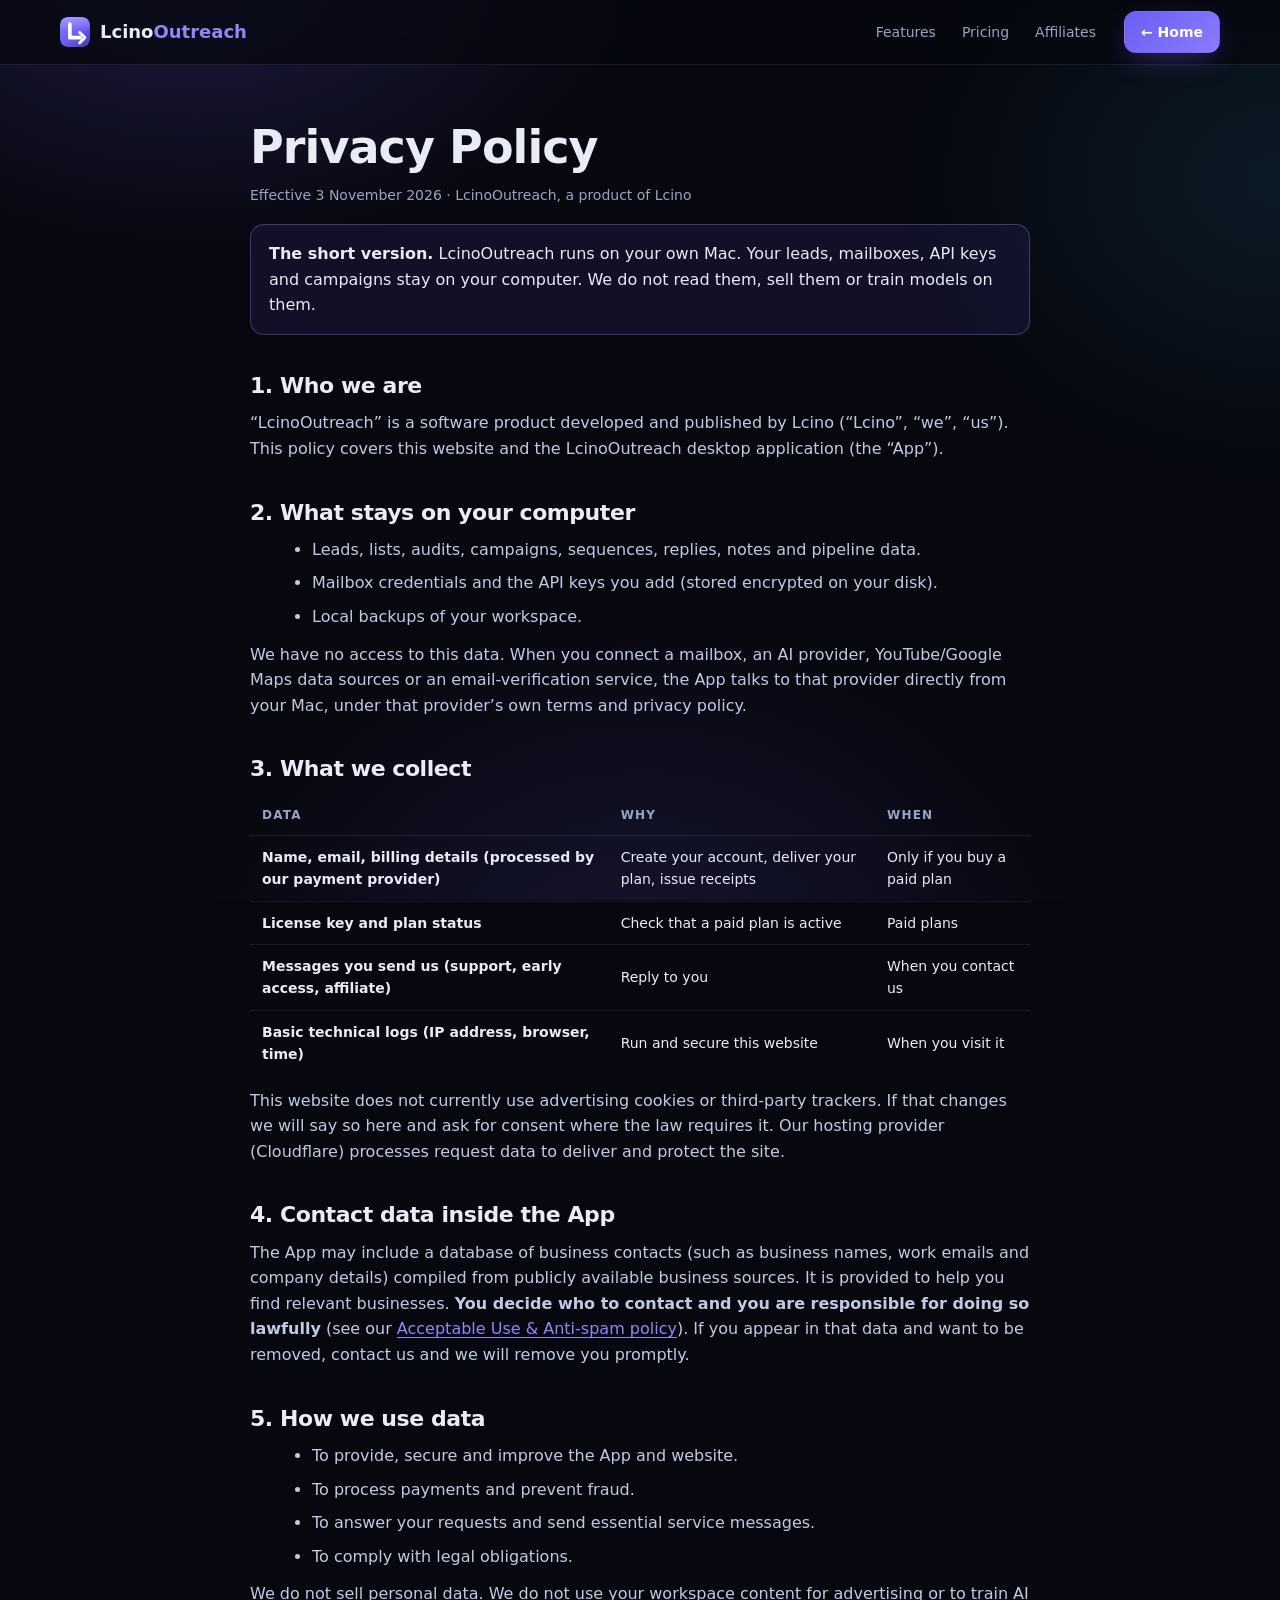
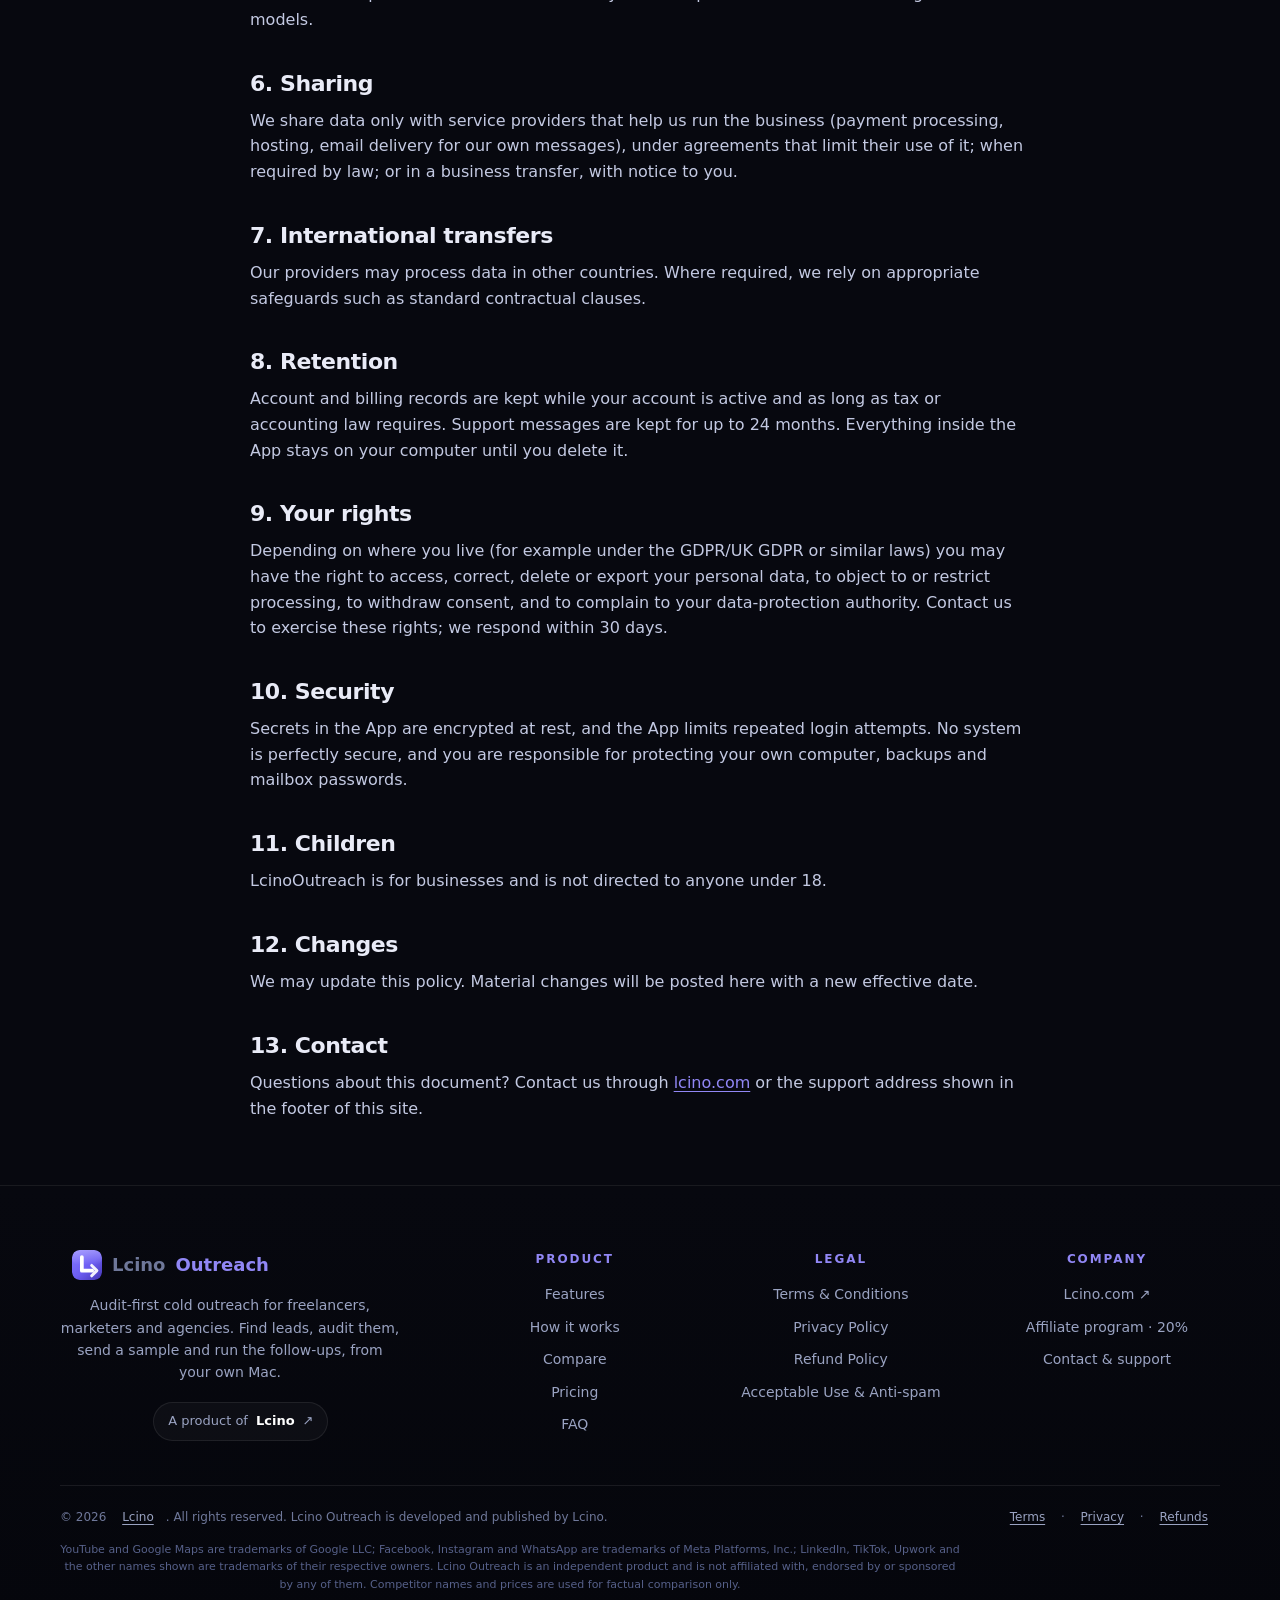
<file: public/privacy.html>
<!doctype html>
<html lang="en"><head><meta charset="utf-8"><meta name="viewport" content="width=device-width, initial-scale=1">
<title>Privacy Policy — LcinoOutreach</title><meta name="description" content="How LcinoOutreach handles your data: local-first, minimal collection, your rights.">
<link rel="icon" href="/assets/favicon.png"><link rel="stylesheet" href="/styles.css"></head>
<body><div class="aurora"></div>
<nav class="top"><div class="wrap"><a class="logo" href="/"><img src="/assets/logo-mark.svg" alt=""><span>Lcino<b>Outreach</b></span></a>
<div class="links"><a href="/#features">Features</a><a href="/#pricing">Pricing</a><a href="/affiliate">Affiliates</a></div>
<a class="btn primary sm" href="/">← Home</a></div></nav>
<main class="wrap"><article class="doc">
<h1>Privacy Policy</h1><p class="meta">Effective 3 November 2026 · LcinoOutreach, a product of Lcino</p>

<div class="callout"><b>The short version.</b> LcinoOutreach runs on your own Mac. Your leads, mailboxes, API keys and campaigns stay on your computer. We do not read them, sell them or train models on them.</div>

<h2>1. Who we are</h2>
<p>“LcinoOutreach” is a software product developed and published by Lcino (“Lcino”, “we”, “us”). This policy covers this website and the LcinoOutreach desktop application (the “App”).</p>

<h2>2. What stays on your computer</h2>
<ul>
<li>Leads, lists, audits, campaigns, sequences, replies, notes and pipeline data.</li>
<li>Mailbox credentials and the API keys you add (stored encrypted on your disk).</li>
<li>Local backups of your workspace.</li>
</ul>
<p>We have no access to this data. When you connect a mailbox, an AI provider, YouTube/Google Maps data sources or an email-verification service, the App talks to that provider directly from your Mac, under that provider’s own terms and privacy policy.</p>

<h2>3. What we collect</h2>
<table><tr><th>Data</th><th>Why</th><th>When</th></tr>
<tr><td>Name, email, billing details (processed by our payment provider)</td><td>Create your account, deliver your plan, issue receipts</td><td>Only if you buy a paid plan</td></tr>
<tr><td>License key and plan status</td><td>Check that a paid plan is active</td><td>Paid plans</td></tr>
<tr><td>Messages you send us (support, early access, affiliate)</td><td>Reply to you</td><td>When you contact us</td></tr>
<tr><td>Basic technical logs (IP address, browser, time)</td><td>Run and secure this website</td><td>When you visit it</td></tr>
</table>
<p>This website does not currently use advertising cookies or third-party trackers. If that changes we will say so here and ask for consent where the law requires it. Our hosting provider (Cloudflare) processes request data to deliver and protect the site.</p>

<h2>4. Contact data inside the App</h2>
<p>The App may include a database of business contacts (such as business names, work emails and company details) compiled from publicly available business sources. It is provided to help you find relevant businesses. <b>You decide who to contact and you are responsible for doing so lawfully</b> (see our <a class="in" href="/acceptable-use">Acceptable Use &amp; Anti-spam policy</a>). If you appear in that data and want to be removed, contact us and we will remove you promptly.</p>

<h2>5. How we use data</h2>
<ul><li>To provide, secure and improve the App and website.</li><li>To process payments and prevent fraud.</li><li>To answer your requests and send essential service messages.</li><li>To comply with legal obligations.</li></ul>
<p>We do not sell personal data. We do not use your workspace content for advertising or to train AI models.</p>

<h2>6. Sharing</h2>
<p>We share data only with service providers that help us run the business (payment processing, hosting, email delivery for our own messages), under agreements that limit their use of it; when required by law; or in a business transfer, with notice to you.</p>

<h2>7. International transfers</h2>
<p>Our providers may process data in other countries. Where required, we rely on appropriate safeguards such as standard contractual clauses.</p>

<h2>8. Retention</h2>
<p>Account and billing records are kept while your account is active and as long as tax or accounting law requires. Support messages are kept for up to 24 months. Everything inside the App stays on your computer until you delete it.</p>

<h2>9. Your rights</h2>
<p>Depending on where you live (for example under the GDPR/UK GDPR or similar laws) you may have the right to access, correct, delete or export your personal data, to object to or restrict processing, to withdraw consent, and to complain to your data-protection authority. Contact us to exercise these rights; we respond within 30 days.</p>

<h2>10. Security</h2>
<p>Secrets in the App are encrypted at rest, and the App limits repeated login attempts. No system is perfectly secure, and you are responsible for protecting your own computer, backups and mailbox passwords.</p>

<h2>11. Children</h2>
<p>LcinoOutreach is for businesses and is not directed to anyone under 18.</p>

<h2>12. Changes</h2>
<p>We may update this policy. Material changes will be posted here with a new effective date.</p>
<h2>13. Contact</h2><p>Questions about this document? Contact us through <a class="in" href="https://lcino.com" target="_blank" rel="noopener">lcino.com</a> or the support address shown in the footer of this site.</p>
</article></main>
<div id="site-footer"></div>
<script src="/config.js"></script><script src="/footer.js"></script></body></html>
</file>
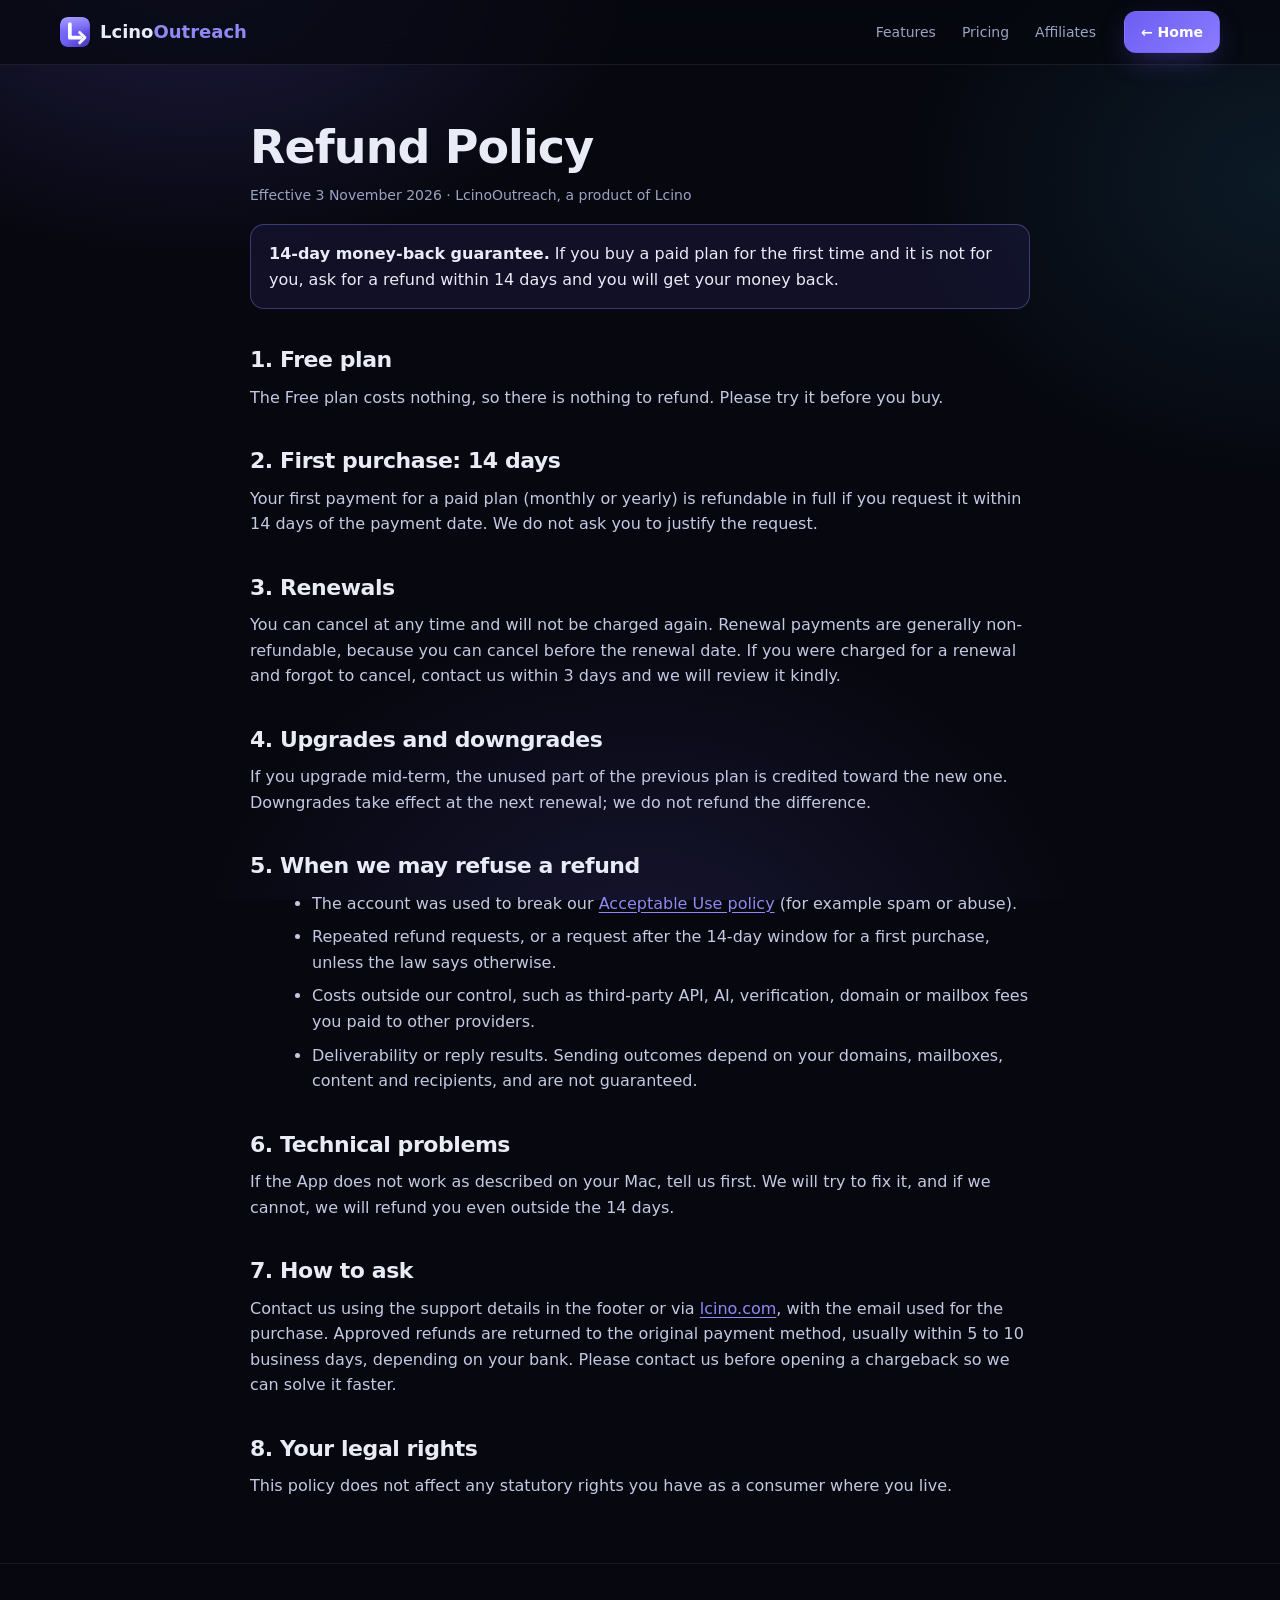
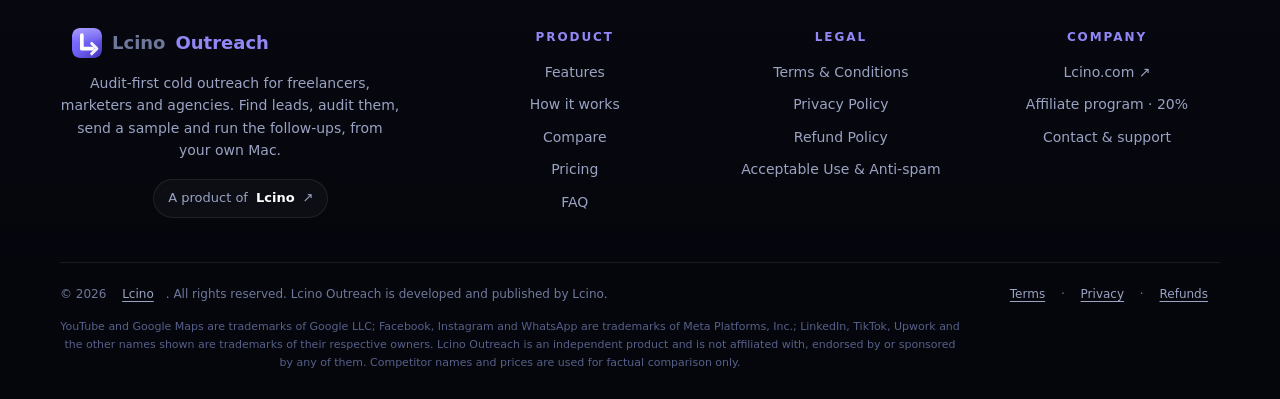
<file: public/refund.html>
<!doctype html>
<html lang="en"><head><meta charset="utf-8"><meta name="viewport" content="width=device-width, initial-scale=1">
<title>Refund Policy — LcinoOutreach</title><meta name="description" content="14-day money-back guarantee on your first paid purchase of LcinoOutreach.">
<link rel="icon" href="/assets/favicon.png"><link rel="stylesheet" href="/styles.css"></head>
<body><div class="aurora"></div>
<nav class="top"><div class="wrap"><a class="logo" href="/"><img src="/assets/logo-mark.svg" alt=""><span>Lcino<b>Outreach</b></span></a>
<div class="links"><a href="/#features">Features</a><a href="/#pricing">Pricing</a><a href="/affiliate">Affiliates</a></div>
<a class="btn primary sm" href="/">← Home</a></div></nav>
<main class="wrap"><article class="doc">
<h1>Refund Policy</h1><p class="meta">Effective 3 November 2026 · LcinoOutreach, a product of Lcino</p>

<div class="callout"><b>14-day money-back guarantee.</b> If you buy a paid plan for the first time and it is not for you, ask for a refund within 14 days and you will get your money back.</div>

<h2>1. Free plan</h2>
<p>The Free plan costs nothing, so there is nothing to refund. Please try it before you buy.</p>

<h2>2. First purchase: 14 days</h2>
<p>Your first payment for a paid plan (monthly or yearly) is refundable in full if you request it within 14 days of the payment date. We do not ask you to justify the request.</p>

<h2>3. Renewals</h2>
<p>You can cancel at any time and will not be charged again. Renewal payments are generally non-refundable, because you can cancel before the renewal date. If you were charged for a renewal and forgot to cancel, contact us within 3 days and we will review it kindly.</p>

<h2>4. Upgrades and downgrades</h2>
<p>If you upgrade mid-term, the unused part of the previous plan is credited toward the new one. Downgrades take effect at the next renewal; we do not refund the difference.</p>

<h2>5. When we may refuse a refund</h2>
<ul>
<li>The account was used to break our <a class="in" href="/acceptable-use">Acceptable Use policy</a> (for example spam or abuse).</li>
<li>Repeated refund requests, or a request after the 14-day window for a first purchase, unless the law says otherwise.</li>
<li>Costs outside our control, such as third-party API, AI, verification, domain or mailbox fees you paid to other providers.</li>
<li>Deliverability or reply results. Sending outcomes depend on your domains, mailboxes, content and recipients, and are not guaranteed.</li>
</ul>

<h2>6. Technical problems</h2>
<p>If the App does not work as described on your Mac, tell us first. We will try to fix it, and if we cannot, we will refund you even outside the 14 days.</p>

<h2>7. How to ask</h2>
<p>Contact us using the support details in the footer or via <a class="in" href="https://lcino.com" target="_blank" rel="noopener">lcino.com</a>, with the email used for the purchase. Approved refunds are returned to the original payment method, usually within 5 to 10 business days, depending on your bank. Please contact us before opening a chargeback so we can solve it faster.</p>

<h2>8. Your legal rights</h2>
<p>This policy does not affect any statutory rights you have as a consumer where you live.</p>
</article></main>
<div id="site-footer"></div>
<script src="/config.js"></script><script src="/footer.js"></script></body></html>
</file>
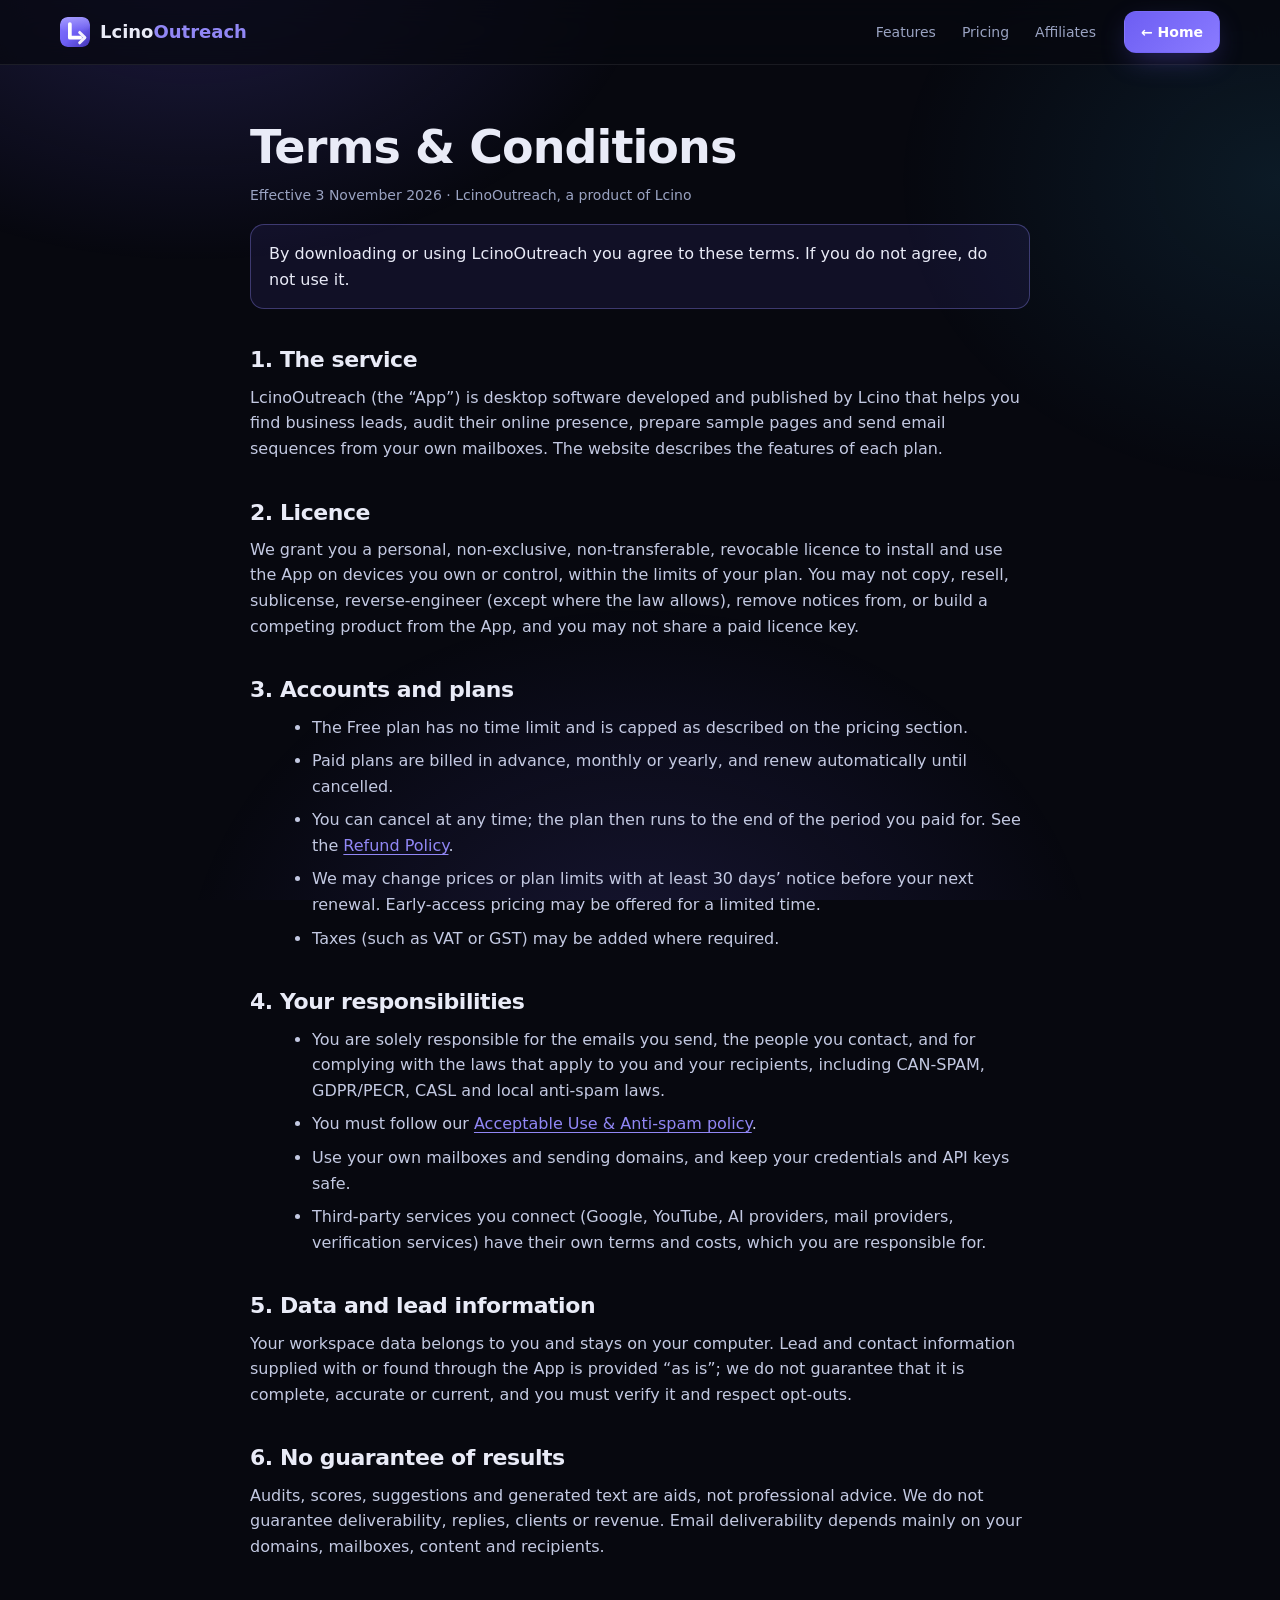
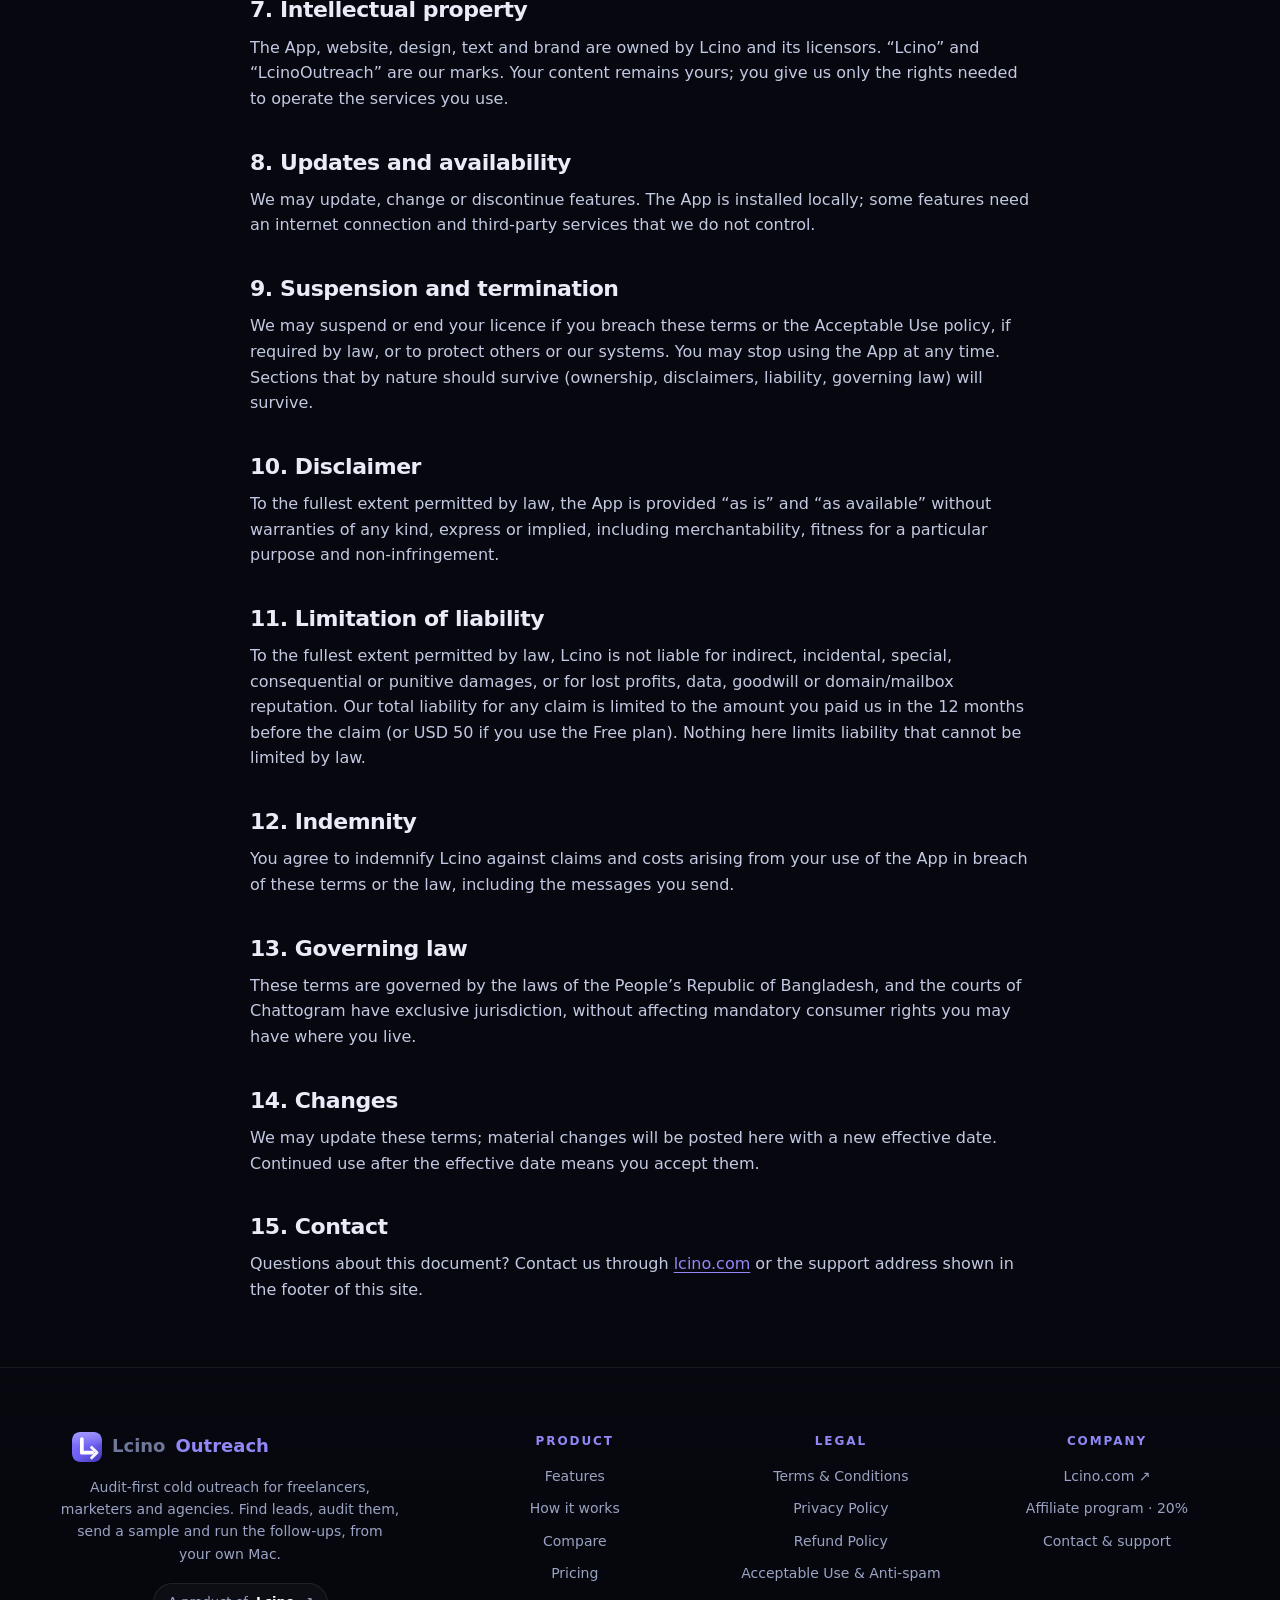
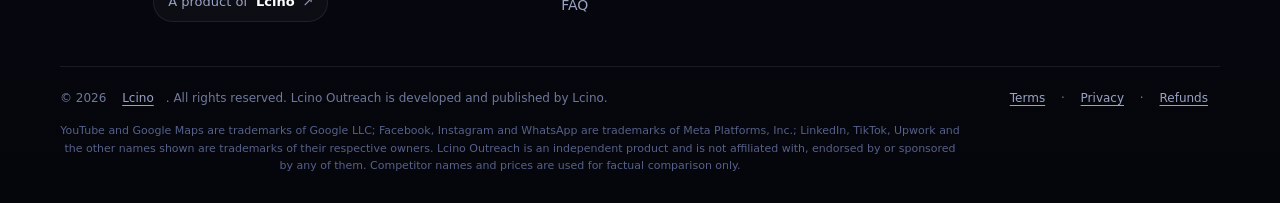
<file: public/terms.html>
<!doctype html>
<html lang="en"><head><meta charset="utf-8"><meta name="viewport" content="width=device-width, initial-scale=1">
<title>Terms &amp; Conditions — LcinoOutreach</title><meta name="description" content="The agreement for using LcinoOutreach: licence, plans, payments, acceptable use, liability.">
<link rel="icon" href="/assets/favicon.png"><link rel="stylesheet" href="/styles.css"></head>
<body><div class="aurora"></div>
<nav class="top"><div class="wrap"><a class="logo" href="/"><img src="/assets/logo-mark.svg" alt=""><span>Lcino<b>Outreach</b></span></a>
<div class="links"><a href="/#features">Features</a><a href="/#pricing">Pricing</a><a href="/affiliate">Affiliates</a></div>
<a class="btn primary sm" href="/">← Home</a></div></nav>
<main class="wrap"><article class="doc">
<h1>Terms &amp; Conditions</h1><p class="meta">Effective 3 November 2026 · LcinoOutreach, a product of Lcino</p>

<div class="callout">By downloading or using LcinoOutreach you agree to these terms. If you do not agree, do not use it.</div>

<h2>1. The service</h2>
<p>LcinoOutreach (the “App”) is desktop software developed and published by Lcino that helps you find business leads, audit their online presence, prepare sample pages and send email sequences from your own mailboxes. The website describes the features of each plan.</p>

<h2>2. Licence</h2>
<p>We grant you a personal, non-exclusive, non-transferable, revocable licence to install and use the App on devices you own or control, within the limits of your plan. You may not copy, resell, sublicense, reverse-engineer (except where the law allows), remove notices from, or build a competing product from the App, and you may not share a paid licence key.</p>

<h2>3. Accounts and plans</h2>
<ul>
<li>The Free plan has no time limit and is capped as described on the pricing section.</li>
<li>Paid plans are billed in advance, monthly or yearly, and renew automatically until cancelled.</li>
<li>You can cancel at any time; the plan then runs to the end of the period you paid for. See the <a class="in" href="/refund">Refund Policy</a>.</li>
<li>We may change prices or plan limits with at least 30 days’ notice before your next renewal. Early-access pricing may be offered for a limited time.</li>
<li>Taxes (such as VAT or GST) may be added where required.</li>
</ul>

<h2>4. Your responsibilities</h2>
<ul>
<li>You are solely responsible for the emails you send, the people you contact, and for complying with the laws that apply to you and your recipients, including CAN-SPAM, GDPR/PECR, CASL and local anti-spam laws.</li>
<li>You must follow our <a class="in" href="/acceptable-use">Acceptable Use &amp; Anti-spam policy</a>.</li>
<li>Use your own mailboxes and sending domains, and keep your credentials and API keys safe.</li>
<li>Third-party services you connect (Google, YouTube, AI providers, mail providers, verification services) have their own terms and costs, which you are responsible for.</li>
</ul>

<h2>5. Data and lead information</h2>
<p>Your workspace data belongs to you and stays on your computer. Lead and contact information supplied with or found through the App is provided “as is”; we do not guarantee that it is complete, accurate or current, and you must verify it and respect opt-outs.</p>

<h2>6. No guarantee of results</h2>
<p>Audits, scores, suggestions and generated text are aids, not professional advice. We do not guarantee deliverability, replies, clients or revenue. Email deliverability depends mainly on your domains, mailboxes, content and recipients.</p>

<h2>7. Intellectual property</h2>
<p>The App, website, design, text and brand are owned by Lcino and its licensors. “Lcino” and “LcinoOutreach” are our marks. Your content remains yours; you give us only the rights needed to operate the services you use.</p>

<h2>8. Updates and availability</h2>
<p>We may update, change or discontinue features. The App is installed locally; some features need an internet connection and third-party services that we do not control.</p>

<h2>9. Suspension and termination</h2>
<p>We may suspend or end your licence if you breach these terms or the Acceptable Use policy, if required by law, or to protect others or our systems. You may stop using the App at any time. Sections that by nature should survive (ownership, disclaimers, liability, governing law) will survive.</p>

<h2>10. Disclaimer</h2>
<p>To the fullest extent permitted by law, the App is provided “as is” and “as available” without warranties of any kind, express or implied, including merchantability, fitness for a particular purpose and non-infringement.</p>

<h2>11. Limitation of liability</h2>
<p>To the fullest extent permitted by law, Lcino is not liable for indirect, incidental, special, consequential or punitive damages, or for lost profits, data, goodwill or domain/mailbox reputation. Our total liability for any claim is limited to the amount you paid us in the 12 months before the claim (or USD 50 if you use the Free plan). Nothing here limits liability that cannot be limited by law.</p>

<h2>12. Indemnity</h2>
<p>You agree to indemnify Lcino against claims and costs arising from your use of the App in breach of these terms or the law, including the messages you send.</p>

<h2>13. Governing law</h2>
<p>These terms are governed by the laws of the People’s Republic of Bangladesh, and the courts of Chattogram have exclusive jurisdiction, without affecting mandatory consumer rights you may have where you live.</p>

<h2>14. Changes</h2>
<p>We may update these terms; material changes will be posted here with a new effective date. Continued use after the effective date means you accept them.</p>
<h2>15. Contact</h2><p>Questions about this document? Contact us through <a class="in" href="https://lcino.com" target="_blank" rel="noopener">lcino.com</a> or the support address shown in the footer of this site.</p>
</article></main>
<div id="site-footer"></div>
<script src="/config.js"></script><script src="/footer.js"></script></body></html>
</file>
<file: styles.css>
:root {
  --bg: #07080f;
  --bg2: #0d0f1c;
  --card: #11142a;
  --line: rgba(255, 255, 255, 0.08);
  --text: #e9ebf7;
  --mute: #9aa3c2;
  --brand: #6d5ef3;
  --brand2: #9187f5;
  --glow: rgba(109, 94, 243, 0.45);
  --ok: #34d399;
  --warn: #f59e0b;
}
* { box-sizing: border-box; margin: 0; }
html { scroll-behavior: smooth; }
body {
  background: var(--bg);
  color: var(--text);
  font-family: "Inter", ui-sans-serif, system-ui, -apple-system, "Segoe UI", sans-serif;
  line-height: 1.6;
  -webkit-font-smoothing: antialiased;
  overflow-x: hidden;
}
a { color: inherit; text-decoration: none; }
img, svg { display: block; max-width: 100%; }
.wrap { width: min(1160px, 92vw); margin-inline: auto; }
section { position: relative; padding: 96px 0; }
.eyebrow { font-size: 12px; font-weight: 700; letter-spacing: 0.22em; text-transform: uppercase; color: var(--brand2); }
h1, h2, h3 { line-height: 1.15; letter-spacing: -0.02em; }
h2 { font-size: clamp(28px, 4vw, 44px); font-weight: 800; }
.center { text-align: center; }
.lead { color: var(--mute); max-width: 640px; margin: 14px auto 0; font-size: 18px; }
.grad { background: linear-gradient(100deg, #fff 10%, var(--brand2) 60%, #c4b5fd); -webkit-background-clip: text; background-clip: text; color: transparent; }

/* background aurora */
.aurora { position: fixed; inset: 0; z-index: -1; pointer-events: none; background:
  radial-gradient(60vw 40vw at 15% -5%, rgba(109, 94, 243, 0.22), transparent 60%),
  radial-gradient(50vw 40vw at 100% 20%, rgba(56, 189, 248, 0.10), transparent 60%),
  radial-gradient(60vw 50vw at 50% 110%, rgba(109, 94, 243, 0.16), transparent 60%); }
.grid-floor { position: absolute; inset: auto 0 0 0; height: 55%; background-image: linear-gradient(var(--line) 1px, transparent 1px), linear-gradient(90deg, var(--line) 1px, transparent 1px); background-size: 56px 56px; transform: perspective(500px) rotateX(62deg); transform-origin: bottom; mask-image: linear-gradient(to top, #000 10%, transparent 90%); opacity: 0.6; }

/* nav */
nav.top { position: sticky; top: 0; z-index: 50; backdrop-filter: blur(14px); background: rgba(7, 8, 15, 0.7); border-bottom: 1px solid var(--line); }
nav.top .wrap { display: flex; align-items: center; gap: 28px; height: 64px; }
.logo { display: flex; align-items: center; gap: 10px; font-weight: 800; font-size: 18px; }
.logo img { width: 30px; height: 30px; border-radius: 8px; }
.logo b { color: var(--brand2); font-weight: 700; }
.links { display: flex; gap: 26px; margin-left: auto; font-size: 14px; font-weight: 500; color: var(--mute); }
.links a:hover { color: #fff; }
.btn { display: inline-flex; align-items: center; justify-content: center; gap: 8px; padding: 12px 22px; border-radius: 12px; font-weight: 700; font-size: 15px; border: 1px solid transparent; cursor: pointer; transition: transform 0.2s, box-shadow 0.2s, background 0.2s; }
.btn:hover { transform: translateY(-2px); }
.btn.primary { background: linear-gradient(135deg, var(--brand), #8a7bff); color: #fff; box-shadow: 0 10px 30px -8px var(--glow); }
.btn.primary:hover { box-shadow: 0 16px 40px -8px var(--glow); }
.btn.ghost { border-color: rgba(255, 255, 255, 0.18); color: #fff; background: rgba(255, 255, 255, 0.03); }
.btn.ghost:hover { background: rgba(255, 255, 255, 0.08); }
.btn.sm { padding: 9px 16px; font-size: 14px; }
.login { font-size: 14px; font-weight: 600; color: var(--mute); }
@media (max-width: 760px) { .links { display: none; } nav.top .wrap { gap: 12px; } .login { margin-left: auto; } }

/* hero */
.hero { padding: 72px 0 40px; overflow: hidden; }
.hero .wrap { display: grid; grid-template-columns: 1.05fr 1fr; gap: 24px; align-items: center; }
.hero h1 { font-size: clamp(38px, 5.6vw, 66px); font-weight: 800; margin-top: 16px; }
.hero p.sub { margin-top: 22px; font-size: 19px; color: var(--mute); max-width: 540px; }
.hero .cta { display: flex; flex-wrap: wrap; gap: 14px; margin-top: 34px; }
.hero .note { margin-top: 14px; font-size: 13px; color: #6f789a; }
.pill { display: inline-flex; align-items: center; gap: 8px; padding: 6px 14px; border: 1px solid var(--line); border-radius: 999px; font-size: 13px; color: var(--mute); background: rgba(255, 255, 255, 0.03); }
.pill i { width: 8px; height: 8px; border-radius: 50%; background: var(--ok); box-shadow: 0 0 10px var(--ok); animation: blink 2s infinite; }
@keyframes blink { 50% { opacity: 0.3; } }
@media (max-width: 900px) { .hero .wrap { grid-template-columns: 1fr; } }

/* 3D hero stage */
.stage { position: relative; height: 520px; perspective: 1300px; }
.world { position: absolute; inset: 0; transform-style: preserve-3d; transform: rotateX(var(--rx, 8deg)) rotateY(var(--ry, -14deg)); transition: transform 0.25s ease-out; }
.plate { position: absolute; left: 50%; top: 52%; width: 440px; height: 440px; margin: -220px 0 0 -220px; border-radius: 38px; background: linear-gradient(145deg, rgba(109, 94, 243, 0.25), rgba(109, 94, 243, 0.02)); border: 1px solid rgba(145, 135, 245, 0.35); transform: translateZ(-60px) rotateZ(45deg) scale(0.9); box-shadow: 0 0 120px rgba(109, 94, 243, 0.35); }
.plate::after { content: ""; position: absolute; inset: 22px; border-radius: 26px; border: 1px dashed rgba(145, 135, 245, 0.35); }
.panel { position: absolute; background: linear-gradient(160deg, #1a1e3d, #0f1226); border: 1px solid rgba(145, 135, 245, 0.3); border-radius: 18px; padding: 14px 16px; box-shadow: 0 30px 60px -20px rgba(0, 0, 0, 0.7), 0 0 0 1px rgba(255, 255, 255, 0.03) inset; font-size: 13px; animation: bob 6s ease-in-out infinite; transform-style: preserve-3d; }
.panel small { display: block; color: var(--mute); font-size: 11px; letter-spacing: 0.04em; }
.panel b { font-size: 14px; }
.row { display: flex; align-items: center; gap: 10px; }
.av { width: 34px; height: 34px; border-radius: 10px; display: grid; place-items: center; font-weight: 800; background: #e11d48; color: #fff; }
.p-lead { left: 2%; top: 6%; width: 230px; transform: translateZ(90px); }
.p-audit { right: 0; top: 12%; width: 210px; transform: translateZ(130px); animation-delay: -1.5s; }
.p-mail { left: 6%; bottom: 8%; width: 250px; transform: translateZ(110px); animation-delay: -3s; }
.p-reply { right: 4%; bottom: 14%; width: 200px; transform: translateZ(160px); animation-delay: -4.5s; }
@keyframes bob { 0%, 100% { translate: 0 0; } 50% { translate: 0 -14px; } }
.ring { width: 64px; height: 64px; }
.ring circle { fill: none; stroke-width: 7; stroke-linecap: round; }
.ring .bg { stroke: rgba(255, 255, 255, 0.08); }
.ring .fg { stroke: var(--ok); stroke-dasharray: 176; stroke-dashoffset: 176; animation: fill 4s ease-out infinite; transform: rotate(-90deg); transform-origin: center; }
@keyframes fill { 0% { stroke-dashoffset: 176; } 45%, 90% { stroke-dashoffset: 40; } 100% { stroke-dashoffset: 176; } }
.bar { height: 6px; border-radius: 6px; background: rgba(255, 255, 255, 0.1); overflow: hidden; margin-top: 8px; }
.bar i { display: block; height: 100%; background: var(--brand2); border-radius: 6px; animation: load 4s ease-in-out infinite; }
@keyframes load { 0% { width: 8%; } 50%, 90% { width: 90%; } 100% { width: 8%; } }
.typing span { display: inline-block; width: 6px; height: 6px; margin-right: 3px; border-radius: 50%; background: var(--brand2); animation: dot 1.2s infinite; }
.typing span:nth-child(2) { animation-delay: 0.2s; } .typing span:nth-child(3) { animation-delay: 0.4s; }
@keyframes dot { 50% { transform: translateY(-5px); opacity: 0.4; } }
.tag { display: inline-block; padding: 2px 9px; border-radius: 999px; font-size: 11px; font-weight: 700; background: rgba(52, 211, 153, 0.16); color: var(--ok); }
.beam { position: absolute; left: 50%; top: 50%; width: 2px; height: 260px; background: linear-gradient(transparent, var(--brand2), transparent); transform: translateZ(40px) rotate(var(--a)); transform-origin: top; opacity: 0.55; animation: beam 3s ease-in-out infinite; }
@keyframes beam { 50% { opacity: 0.12; } }
.orb { position: absolute; left: 50%; top: 52%; width: 120px; height: 120px; margin: -60px; border-radius: 30px; background: linear-gradient(145deg, var(--brand), #4b3dc0); display: grid; place-items: center; transform: translateZ(60px); box-shadow: 0 30px 80px -10px var(--glow); animation: bob 5s ease-in-out infinite; }
.orb img { width: 70px; }

/* strip */
.strip { padding: 28px 0 8px; }
.strip .wrap { display: grid; grid-template-columns: repeat(4, 1fr); gap: 16px; text-align: center; }
.strip b { display: block; font-size: 34px; font-weight: 800; background: linear-gradient(#fff, var(--brand2)); -webkit-background-clip: text; background-clip: text; color: transparent; }
.strip span { color: var(--mute); font-size: 13px; }
@media (max-width: 700px) { .strip .wrap { grid-template-columns: repeat(2, 1fr); } }

/* who */
.who { display: grid; grid-template-columns: repeat(4, 1fr); gap: 18px; margin-top: 46px; }
.who > div { padding: 26px 20px; text-align: center; border: 1px solid var(--line); border-radius: 18px; background: rgba(255, 255, 255, 0.02); transition: transform 0.3s, border-color 0.3s; }
.who > div:hover { transform: translateY(-6px); border-color: rgba(145, 135, 245, 0.5); }
.who h3 { font-size: 18px; margin: 10px 0 8px; }
.who p { color: var(--mute); font-size: 14px; }
.who .em { font-size: 34px; }
@media (max-width: 900px) { .who { grid-template-columns: repeat(2, 1fr); } }

/* steps */
.steps { display: grid; grid-template-columns: repeat(5, 1fr); gap: 14px; margin-top: 54px; counter-reset: s; position: relative; }
.steps::before { content: ""; position: absolute; left: 8%; right: 8%; top: 26px; height: 2px; background: repeating-linear-gradient(90deg, var(--brand2) 0 8px, transparent 8px 16px); opacity: 0.5; animation: slide 1.2s linear infinite; }
@keyframes slide { to { background-position: 16px 0; } }
.step { position: relative; text-align: center; }
.step i { counter-increment: s; width: 52px; height: 52px; margin: 0 auto 14px; display: grid; place-items: center; border-radius: 16px; background: linear-gradient(145deg, var(--brand), #4b3dc0); font-style: normal; font-weight: 800; box-shadow: 0 10px 28px -8px var(--glow); }
.step i::before { content: counter(s); }
.step b { display: block; }
.step span { font-size: 13px; color: var(--mute); }
@media (max-width: 800px) { .steps { grid-template-columns: 1fr 1fr; } .steps::before { display: none; } }

/* feature groups + cards */
.group { margin-top: 64px; }
.group > h3 { text-align: center; font-size: 15px; letter-spacing: 0.2em; text-transform: uppercase; color: var(--brand2); margin-bottom: 8px; }
.group > p { text-align: center; color: var(--mute); margin-bottom: 28px; }
.cards { display: flex; flex-wrap: wrap; justify-content: center; gap: 20px; perspective: 1100px; }
.card { flex: 0 1 calc(33.333% - 14px); min-width: 260px; position: relative; text-align: center; padding: 22px 22px 26px; border-radius: 22px; background: linear-gradient(165deg, #151936, #0c0e1f); border: 1px solid var(--line); transform-style: preserve-3d; transform: rotateX(var(--crx, 0deg)) rotateY(var(--cry, 0deg)); transition: transform 0.18s ease-out, border-color 0.3s, box-shadow 0.3s; will-change: transform; }
.card:hover { border-color: rgba(145, 135, 245, 0.6); box-shadow: 0 30px 60px -24px var(--glow), 0 0 0 1px rgba(145, 135, 245, 0.2); }
.card::after { content: ""; position: absolute; inset: 0; border-radius: inherit; pointer-events: none; background: radial-gradient(260px circle at var(--gx, 50%) var(--gy, 0%), rgba(255, 255, 255, 0.12), transparent 60%); opacity: 0; transition: opacity 0.3s; }
.card:hover::after { opacity: 1; }
.clip { height: 128px; margin: 0 auto 16px; border-radius: 16px; background: radial-gradient(circle at 50% 40%, rgba(109, 94, 243, 0.28), rgba(109, 94, 243, 0.04) 70%), rgba(255, 255, 255, 0.02); transform: translateZ(50px); overflow: hidden; }
.clip svg { width: 100%; height: 100%; }
.card h4 { font-size: 17px; font-weight: 700; transform: translateZ(30px); }
.card p { margin-top: 8px; font-size: 14px; color: var(--mute); transform: translateZ(18px); }

/* clip animation primitives (paused offscreen, faster on hover) */
.clip svg * { animation-play-state: paused; }
.card.on .clip svg *, .card:hover .clip svg * { animation-play-state: running; }
.card:hover .clip svg .gl { animation-duration: 1.6s; }
.card:hover .clip svg .fx { animation-duration: 1.2s; }
.gl { transform-box: fill-box; transform-origin: center; animation: glf 3.6s ease-in-out infinite; }
@keyframes glf { 0%, 100% { transform: translateY(0) rotateY(0deg) scale(1); } 50% { transform: translateY(-5px) rotateY(18deg) scale(1.06); } }
.glow { transform-box: fill-box; transform-origin: center; animation: gp 3s ease-in-out infinite; }
@keyframes gp { 50% { transform: scale(1.25); opacity: 0.6; } }
.orbit { transform-origin: 60px 45px; animation: spin 7s linear infinite; }
@keyframes spin { to { transform: rotate(360deg); } }
.ripple { transform-box: fill-box; transform-origin: center; animation: rp 2.4s ease-out infinite; }
.ripple.d2 { animation-delay: 1.2s; }
@keyframes rp { 0% { transform: scale(0.4); opacity: 0.9; } 100% { transform: scale(2.4); opacity: 0; } }
.tick { transform-box: fill-box; transform-origin: center; animation: tk 3s ease-out infinite; opacity: 0; }
.tick.d2 { animation-delay: 0.7s; } .tick.d3 { animation-delay: 1.4s; }
@keyframes tk { 0%, 15% { transform: scale(0); opacity: 0; } 30%, 80% { transform: scale(1); opacity: 1; } 100% { opacity: 0; } }
.scan { animation: sc 2.8s ease-in-out infinite; }
@keyframes sc { 0%, 100% { transform: translateY(8px); opacity: 0; } 15%, 85% { opacity: 1; } 50% { transform: translateY(74px); } }
.fly { animation: fl 2.6s ease-in infinite; }
@keyframes fl { 0% { transform: translate(-34px, 8px) scale(0.6); opacity: 0; } 25% { opacity: 1; } 100% { transform: translate(60px, -18px) scale(1); opacity: 0; } }
.bars rect { transform-box: fill-box; transform-origin: bottom; animation: bg 2.4s ease-in-out infinite; }
.bars rect:nth-child(2) { animation-delay: 0.25s; } .bars rect:nth-child(3) { animation-delay: 0.5s; } .bars rect:nth-child(4) { animation-delay: 0.75s; }
@keyframes bg { 0%, 100% { transform: scaleY(0.3); } 50% { transform: scaleY(1); } }

/* compare */
.tbl { margin-top: 40px; overflow-x: auto; border: 1px solid var(--line); border-radius: 20px; background: rgba(255, 255, 255, 0.02); }
table { width: 100%; min-width: 680px; border-collapse: collapse; font-size: 15px; }
th, td { padding: 16px 20px; text-align: center; border-bottom: 1px solid var(--line); }
th:first-child, td:first-child { text-align: left; font-weight: 600; }
th { font-size: 12px; letter-spacing: 0.1em; text-transform: uppercase; color: var(--mute); }
td.us, th.us { background: rgba(109, 94, 243, 0.14); color: #fff; font-weight: 700; }
.yes { color: var(--ok); font-weight: 800; } .no { color: #4b5278; }
tr:last-child td { border-bottom: 0; }
.fine { margin-top: 12px; font-size: 12px; color: #6f789a; text-align: center; }

/* pricing */
.toggle { display: flex; width: fit-content; margin: 28px auto 0; padding: 4px; border: 1px solid var(--line); border-radius: 999px; background: rgba(255, 255, 255, 0.03); }
.toggle button { padding: 8px 18px; border: 0; border-radius: 999px; background: transparent; color: var(--mute); font: inherit; font-size: 14px; font-weight: 600; cursor: pointer; }
.toggle button.on { background: var(--brand); color: #fff; }
.plans { display: grid; grid-template-columns: repeat(4, 1fr); gap: 18px; margin-top: 36px; perspective: 1100px; }
.plan { display: flex; flex-direction: column; padding: 26px; border-radius: 22px; border: 1px solid var(--line); background: linear-gradient(165deg, #151936, #0c0e1f); transition: transform 0.25s, box-shadow 0.25s; }
.plan:hover { transform: translateY(-8px) rotateX(3deg); box-shadow: 0 30px 60px -24px var(--glow); }
.plan.hot { border-color: var(--brand2); background: linear-gradient(165deg, #2a2468, #14123a); box-shadow: 0 30px 80px -30px var(--glow); }
.plan .badge { align-self: flex-start; margin-bottom: 10px; padding: 3px 10px; border-radius: 999px; background: var(--brand); font-size: 11px; font-weight: 800; letter-spacing: 0.06em; text-transform: uppercase; }
.plan h3 { font-size: 20px; }
.plan .tg { font-size: 13px; color: var(--mute); margin-top: 4px; min-height: 40px; }
.plan .price { margin-top: 14px; font-size: 44px; font-weight: 800; letter-spacing: -0.03em; }
.plan .price small { font-size: 14px; font-weight: 500; color: var(--mute); }
.plan .vs { margin-top: 4px; font-size: 12px; font-weight: 700; color: var(--ok); min-height: 18px; }
.plan ul { list-style: none; padding: 0; margin: 18px 0 24px; display: grid; gap: 9px; font-size: 14px; flex: 1; }
.plan li::before { content: "✓"; color: var(--brand2); font-weight: 800; margin-right: 8px; }
.plan .btn { width: 100%; }
@media (max-width: 1000px) { .plans { grid-template-columns: repeat(2, 1fr); } }
@media (max-width: 600px) { .plans { grid-template-columns: 1fr; } }

/* faq / cta / footer */
.faq { max-width: 760px; margin: 40px auto 0; display: grid; gap: 12px; }
details { border: 1px solid var(--line); border-radius: 16px; padding: 18px 22px; background: rgba(255, 255, 255, 0.02); }
summary { cursor: pointer; font-weight: 700; list-style: none; display: flex; justify-content: space-between; }
summary::after { content: "+"; color: var(--brand2); font-size: 20px; line-height: 1; }
details[open] summary::after { content: "–"; }
details p { margin-top: 10px; color: var(--mute); font-size: 15px; }
.final { text-align: center; border: 1px solid rgba(145, 135, 245, 0.35); border-radius: 30px; padding: 64px 24px; background: radial-gradient(circle at 50% 0%, rgba(109, 94, 243, 0.3), rgba(109, 94, 243, 0.04) 70%); }
.final .cta { display: flex; justify-content: center; gap: 14px; flex-wrap: wrap; margin-top: 28px; }
footer { padding: 40px 0 60px; text-align: center; color: #6f789a; font-size: 13px; border-top: 1px solid var(--line); }
footer a { margin: 0 12px; } footer a:hover { color: #fff; }
.contactbox { margin: 18px auto 0; max-width: 520px; padding: 18px; border: 1px dashed var(--line); border-radius: 16px; color: var(--mute); font-size: 14px; }

/* reveal */
.rv { opacity: 0; transform: translateY(26px); transition: opacity 0.7s ease, transform 0.7s ease; }
.rv.in { opacity: 1; transform: none; }
@media (prefers-reduced-motion: reduce) {
  * { animation: none !important; transition: none !important; }
  .rv { opacity: 1; transform: none; }
  .world, .card { transform: none !important; }
}

/* footer */
.foot { margin-top: 40px; border-top: 1px solid var(--line); background: linear-gradient(#07080f, #05060c); padding: 64px 0 28px; }
.foot-grid { display: grid; grid-template-columns: 1.6fr 1fr 1fr 1fr; gap: 40px; }
.foot h5 { font-size: 12px; letter-spacing: 0.16em; text-transform: uppercase; color: var(--brand2); margin-bottom: 14px; }
.foot ul { list-style: none; padding: 0; display: grid; gap: 10px; font-size: 14px; color: var(--mute); }
.foot ul a:hover, .foot a.lk:hover { color: #fff; }
.foot .about { color: var(--mute); font-size: 14px; max-width: 340px; margin-top: 14px; }
.byline { display: inline-flex; align-items: center; gap: 8px; margin-top: 18px; padding: 8px 14px; border: 1px solid var(--line); border-radius: 999px; font-size: 13px; color: var(--mute); background: rgba(255, 255, 255, 0.03); transition: border-color 0.2s, color 0.2s; }
.byline:hover { border-color: var(--brand2); color: #fff; }
.byline b { color: #fff; }
.foot-bottom { margin-top: 44px; padding-top: 22px; border-top: 1px solid var(--line); display: flex; flex-wrap: wrap; gap: 12px 24px; justify-content: space-between; font-size: 12px; color: #6f789a; }
.foot-bottom a { color: var(--mute); text-decoration: underline; text-underline-offset: 3px; }
.disclaimer { margin-top: 14px; font-size: 11px; color: #566089; max-width: 900px; }
@media (max-width: 800px) { .foot-grid { grid-template-columns: 1fr 1fr; } .foot-grid > :first-child { grid-column: 1 / -1; } }

/* affiliate band */
.aff { display: grid; grid-template-columns: 1.2fr 1fr; gap: 30px; align-items: center; padding: 44px; border: 1px solid var(--line); border-radius: 28px; background: linear-gradient(135deg, rgba(109, 94, 243, 0.18), rgba(52, 211, 153, 0.06)); }
.aff h2 { font-size: clamp(26px, 3.2vw, 38px); }
.aff p { color: var(--mute); margin-top: 12px; }
.aff ul { list-style: none; padding: 0; margin-top: 16px; display: grid; gap: 8px; font-size: 15px; }
.aff li::before { content: "✓"; color: var(--ok); font-weight: 800; margin-right: 8px; }
.aff .big { text-align: center; }
.aff .big b { display: block; font-size: 84px; line-height: 1; font-weight: 800; background: linear-gradient(#fff, var(--brand2)); -webkit-background-clip: text; background-clip: text; color: transparent; }
.aff .big span { color: var(--mute); font-size: 14px; }
@media (max-width: 800px) { .aff { grid-template-columns: 1fr; padding: 28px; } }

/* legal documents */
.doc { max-width: 780px; margin: 0 auto; padding: 56px 0 24px; }
.doc h1 { font-size: clamp(32px, 5vw, 46px); font-weight: 800; }
.doc .meta { margin-top: 10px; color: var(--mute); font-size: 14px; }
.doc h2 { font-size: 22px; margin: 38px 0 10px; }
.doc p, .doc li { color: #c3c9e2; font-size: 16px; }
.doc p { margin-top: 12px; }
.doc ul { margin: 12px 0 0 22px; display: grid; gap: 8px; }
.doc a.in { color: var(--brand2); text-decoration: underline; text-underline-offset: 3px; }
.doc .callout { margin-top: 18px; padding: 16px 18px; border: 1px solid rgba(145, 135, 245, 0.35); border-radius: 14px; background: rgba(109, 94, 243, 0.1); }
.doc table { min-width: 0; margin-top: 14px; font-size: 14px; }
.doc th, .doc td { text-align: left; padding: 10px 12px; }
</file>
<file: public/styles.css>
:root {
  --bg: #07080f;
  --bg2: #0d0f1c;
  --card: #11142a;
  --line: rgba(255, 255, 255, 0.08);
  --text: #e9ebf7;
  --mute: #9aa3c2;
  --brand: #6d5ef3;
  --brand2: #9187f5;
  --glow: rgba(109, 94, 243, 0.45);
  --ok: #34d399;
  --warn: #f59e0b;
}
* { box-sizing: border-box; margin: 0; }
html { scroll-behavior: smooth; }
body {
  background: var(--bg);
  color: var(--text);
  font-family: "Inter", ui-sans-serif, system-ui, -apple-system, "Segoe UI", sans-serif;
  line-height: 1.6;
  -webkit-font-smoothing: antialiased;
  overflow-x: hidden;
}
a { color: inherit; text-decoration: none; }
img, svg { display: block; max-width: 100%; }
.wrap { width: min(1160px, 92vw); margin-inline: auto; }
section { position: relative; padding: 96px 0; }
.eyebrow { font-size: 12px; font-weight: 700; letter-spacing: 0.22em; text-transform: uppercase; color: var(--brand2); }
h1, h2, h3 { line-height: 1.15; letter-spacing: -0.02em; }
h2 { font-size: clamp(28px, 4vw, 44px); font-weight: 800; }
.center { text-align: center; }
.lead { color: var(--mute); max-width: 640px; margin: 14px auto 0; font-size: 18px; }
.grad { background: linear-gradient(100deg, #fff 10%, var(--brand2) 60%, #c4b5fd); -webkit-background-clip: text; background-clip: text; color: transparent; }

/* background aurora */
.aurora { position: fixed; inset: 0; z-index: -1; pointer-events: none; background:
  radial-gradient(60vw 40vw at 15% -5%, rgba(109, 94, 243, 0.22), transparent 60%),
  radial-gradient(50vw 40vw at 100% 20%, rgba(56, 189, 248, 0.10), transparent 60%),
  radial-gradient(60vw 50vw at 50% 110%, rgba(109, 94, 243, 0.16), transparent 60%); }
.grid-floor { position: absolute; inset: auto 0 0 0; height: 55%; background-image: linear-gradient(var(--line) 1px, transparent 1px), linear-gradient(90deg, var(--line) 1px, transparent 1px); background-size: 56px 56px; transform: perspective(500px) rotateX(62deg); transform-origin: bottom; mask-image: linear-gradient(to top, #000 10%, transparent 90%); opacity: 0.6; }

/* nav */
nav.top { position: sticky; top: 0; z-index: 50; backdrop-filter: blur(14px); background: rgba(7, 8, 15, 0.7); border-bottom: 1px solid var(--line); }
nav.top .wrap { display: flex; align-items: center; gap: 28px; height: 64px; }
.logo { display: flex; align-items: center; gap: 10px; font-weight: 800; font-size: 18px; }
.logo img { width: 30px; height: 30px; border-radius: 8px; }
.logo b { color: var(--brand2); font-weight: 700; }
.logo span { letter-spacing: -0.01em; }
.links { display: flex; gap: 26px; margin-left: auto; font-size: 14px; font-weight: 500; color: var(--mute); }
.links a:hover { color: #fff; }
.btn { display: inline-flex; align-items: center; justify-content: center; gap: 8px; padding: 12px 22px; border-radius: 12px; font-weight: 700; font-size: 15px; border: 1px solid transparent; cursor: pointer; transition: transform 0.2s, box-shadow 0.2s, background 0.2s; }
.btn:hover { transform: translateY(-2px); }
.btn.primary { background: linear-gradient(135deg, var(--brand), #8a7bff); color: #fff; box-shadow: 0 10px 30px -8px var(--glow); }
.btn.primary:hover { box-shadow: 0 16px 40px -8px var(--glow); }
.btn.ghost { border-color: rgba(255, 255, 255, 0.18); color: #fff; background: rgba(255, 255, 255, 0.03); }
.btn.ghost:hover { background: rgba(255, 255, 255, 0.08); }
.btn.sm { padding: 9px 16px; font-size: 14px; }
.login { font-size: 14px; font-weight: 600; color: var(--mute); }
@media (max-width: 760px) { .links { display: none; } nav.top .wrap { gap: 12px; } .login { margin-left: auto; } }

/* hero */
.hero { padding: 72px 0 40px; overflow: hidden; }
.hero .wrap { display: grid; grid-template-columns: 1.05fr 1fr; gap: 24px; align-items: center; }
.hero h1 { font-size: clamp(38px, 5.6vw, 66px); font-weight: 800; margin-top: 16px; }
.hero p.sub { margin-top: 22px; font-size: 19px; color: var(--mute); max-width: 540px; }
.hero .cta { display: flex; flex-wrap: wrap; gap: 14px; margin-top: 34px; }
.hero .note { margin-top: 14px; font-size: 13px; color: #6f789a; }
.pill { display: inline-flex; align-items: center; gap: 8px; padding: 6px 14px; border: 1px solid var(--line); border-radius: 999px; font-size: 13px; color: var(--mute); background: rgba(255, 255, 255, 0.03); }
.pill i { width: 8px; height: 8px; border-radius: 50%; background: var(--ok); box-shadow: 0 0 10px var(--ok); animation: blink 2s infinite; }
@keyframes blink { 50% { opacity: 0.3; } }
@media (max-width: 900px) { .hero .wrap { grid-template-columns: 1fr; } }

/* 3D hero stage */
.stage { position: relative; height: 520px; perspective: 1300px; }
.world { position: absolute; inset: 0; transform-style: preserve-3d; transform: rotateX(var(--rx, 8deg)) rotateY(var(--ry, -14deg)); transition: transform 0.25s ease-out; }
.plate { position: absolute; left: 50%; top: 52%; width: 440px; height: 440px; margin: -220px 0 0 -220px; border-radius: 38px; background: linear-gradient(145deg, rgba(109, 94, 243, 0.25), rgba(109, 94, 243, 0.02)); border: 1px solid rgba(145, 135, 245, 0.35); transform: translateZ(-60px) rotateZ(45deg) scale(0.9); box-shadow: 0 0 120px rgba(109, 94, 243, 0.35); }
.plate::after { content: ""; position: absolute; inset: 22px; border-radius: 26px; border: 1px dashed rgba(145, 135, 245, 0.35); }
.panel { position: absolute; background: linear-gradient(160deg, #1a1e3d, #0f1226); border: 1px solid rgba(145, 135, 245, 0.3); border-radius: 18px; padding: 14px 16px; box-shadow: 0 30px 60px -20px rgba(0, 0, 0, 0.7), 0 0 0 1px rgba(255, 255, 255, 0.03) inset; font-size: 13px; animation: bob 6s ease-in-out infinite; transform-style: preserve-3d; }
.panel small { display: block; color: var(--mute); font-size: 11px; letter-spacing: 0.04em; }
.panel b { font-size: 14px; }
.row { display: flex; align-items: center; gap: 10px; }
.av { width: 34px; height: 34px; border-radius: 10px; display: grid; place-items: center; font-weight: 800; background: #e11d48; color: #fff; }
.p-lead { left: 2%; top: 6%; width: 230px; transform: translateZ(90px); }
.p-audit { right: 0; top: 12%; width: 210px; transform: translateZ(130px); animation-delay: -1.5s; }
.p-mail { left: 6%; bottom: 8%; width: 250px; transform: translateZ(110px); animation-delay: -3s; }
.p-reply { right: 4%; bottom: 14%; width: 200px; transform: translateZ(160px); animation-delay: -4.5s; }
@keyframes bob { 0%, 100% { translate: 0 0; } 50% { translate: 0 -14px; } }
.ring { width: 64px; height: 64px; }
.ring circle { fill: none; stroke-width: 7; stroke-linecap: round; }
.ring .bg { stroke: rgba(255, 255, 255, 0.08); }
.ring .fg { stroke: var(--ok); stroke-dasharray: 176; stroke-dashoffset: 176; animation: fill 4s ease-out infinite; transform: rotate(-90deg); transform-origin: center; }
@keyframes fill { 0% { stroke-dashoffset: 176; } 45%, 90% { stroke-dashoffset: 40; } 100% { stroke-dashoffset: 176; } }
.bar { height: 6px; border-radius: 6px; background: rgba(255, 255, 255, 0.1); overflow: hidden; margin-top: 8px; }
.bar i { display: block; height: 100%; background: var(--brand2); border-radius: 6px; animation: load 4s ease-in-out infinite; }
@keyframes load { 0% { width: 8%; } 50%, 90% { width: 90%; } 100% { width: 8%; } }
.typing span { display: inline-block; width: 6px; height: 6px; margin-right: 3px; border-radius: 50%; background: var(--brand2); animation: dot 1.2s infinite; }
.typing span:nth-child(2) { animation-delay: 0.2s; } .typing span:nth-child(3) { animation-delay: 0.4s; }
@keyframes dot { 50% { transform: translateY(-5px); opacity: 0.4; } }
.tag { display: inline-block; padding: 2px 9px; border-radius: 999px; font-size: 11px; font-weight: 700; background: rgba(52, 211, 153, 0.16); color: var(--ok); }
.beam { position: absolute; left: 50%; top: 50%; width: 2px; height: 260px; background: linear-gradient(transparent, var(--brand2), transparent); transform: translateZ(40px) rotate(var(--a)); transform-origin: top; opacity: 0.55; animation: beam 3s ease-in-out infinite; }
@keyframes beam { 50% { opacity: 0.12; } }
.orb { position: absolute; left: 50%; top: 52%; width: 120px; height: 120px; margin: -60px; border-radius: 30px; background: linear-gradient(145deg, var(--brand), #4b3dc0); display: grid; place-items: center; transform: translateZ(60px); box-shadow: 0 30px 80px -10px var(--glow); animation: bob 5s ease-in-out infinite; }
.orb img { width: 70px; }

/* strip */
.strip { padding: 28px 0 8px; }
.strip .wrap { display: grid; grid-template-columns: repeat(4, 1fr); gap: 16px; text-align: center; }
.strip b { display: block; font-size: 34px; font-weight: 800; background: linear-gradient(#fff, var(--brand2)); -webkit-background-clip: text; background-clip: text; color: transparent; }
.strip span { color: var(--mute); font-size: 13px; }
@media (max-width: 700px) { .strip .wrap { grid-template-columns: repeat(2, 1fr); } }

/* who */
.who { display: grid; grid-template-columns: repeat(4, 1fr); gap: 18px; margin-top: 46px; perspective: 1100px; }
.who > div { position: relative; overflow: hidden; padding: 30px 22px; text-align: center; border: 1px solid var(--line); border-radius: 20px; background: linear-gradient(165deg, #151936, #0c0e1f); transform-style: preserve-3d; transform: rotateX(var(--crx, 0deg)) rotateY(var(--cry, 0deg)); transition: transform 0.18s ease-out, border-color 0.3s, box-shadow 0.3s; }
.who > div::before { content: ""; position: absolute; inset: -1px; border-radius: inherit; background: conic-gradient(from var(--ang, 0deg), transparent 0 70%, rgba(145, 135, 245, 0.9) 85%, transparent 100%); opacity: 0; transition: opacity 0.3s; z-index: 0; -webkit-mask: linear-gradient(#000 0 0) content-box, linear-gradient(#000 0 0); -webkit-mask-composite: xor; mask-composite: exclude; padding: 1px; animation: angle 3s linear infinite; }
@property --ang { syntax: "<angle>"; inherits: false; initial-value: 0deg; }
@keyframes angle { to { --ang: 360deg; } }
.who > div:hover { border-color: rgba(145, 135, 245, 0.35); box-shadow: 0 30px 60px -24px var(--glow); }
.who > div:hover::before { opacity: 1; }
.who > div::after { content: ""; position: absolute; inset: 0; pointer-events: none; background: radial-gradient(240px circle at var(--gx, 50%) var(--gy, 0%), rgba(255, 255, 255, 0.12), transparent 60%); opacity: 0; transition: opacity 0.3s; }
.who > div:hover::after { opacity: 1; }
.who .em { display: inline-grid; place-items: center; width: 68px; height: 68px; border-radius: 20px; background: rgba(109, 94, 243, 0.18); transform: translateZ(50px); transition: transform 0.35s cubic-bezier(0.3, 1.6, 0.5, 1), background 0.3s; position: relative; z-index: 1; }
.who > div:hover .em { transform: translateZ(70px) scale(1.18) rotate(-8deg); background: rgba(109, 94, 243, 0.32); animation: wig 1.2s ease-in-out infinite; }
@keyframes wig { 50% { transform: translateZ(70px) scale(1.18) rotate(8deg); } }
.who h3, .who p { position: relative; z-index: 1; transform: translateZ(26px); }
.who h3 { font-size: 18px; margin: 10px 0 8px; }
.who p { color: var(--mute); font-size: 14px; }
.who .em { font-size: 34px; }
@media (max-width: 900px) { .who { grid-template-columns: repeat(2, 1fr); } }

/* steps */
.steps { display: grid; grid-template-columns: repeat(5, 1fr); gap: 14px; margin-top: 54px; counter-reset: s; position: relative; }
.steps::before { content: ""; position: absolute; left: 8%; right: 8%; top: 26px; height: 2px; background: repeating-linear-gradient(90deg, var(--brand2) 0 8px, transparent 8px 16px); opacity: 0.5; animation: slide 1.2s linear infinite; }
@keyframes slide { to { background-position: 16px 0; } }
.step { position: relative; text-align: center; }
.step i { counter-increment: s; width: 52px; height: 52px; margin: 0 auto 14px; display: grid; place-items: center; border-radius: 16px; background: linear-gradient(145deg, var(--brand), #4b3dc0); font-style: normal; font-weight: 800; box-shadow: 0 10px 28px -8px var(--glow); }
.step i::before { content: counter(s); }
.step b { display: block; }
.step span { font-size: 13px; color: var(--mute); }
@media (max-width: 800px) { .steps { grid-template-columns: 1fr 1fr; } .steps::before { display: none; } }

/* feature groups + cards */
.group { margin-top: 64px; }
.group > h3 { text-align: center; font-size: 15px; letter-spacing: 0.2em; text-transform: uppercase; color: var(--brand2); margin-bottom: 8px; }
.group > p { text-align: center; color: var(--mute); margin-bottom: 28px; }
.cards { display: flex; flex-wrap: wrap; justify-content: center; gap: 20px; perspective: 1100px; }
.card { flex: 0 1 calc(33.333% - 14px); min-width: 260px; position: relative; text-align: center; padding: 22px 22px 26px; border-radius: 22px; background: linear-gradient(165deg, #151936, #0c0e1f); border: 1px solid var(--line); transform-style: preserve-3d; transform: rotateX(var(--crx, 0deg)) rotateY(var(--cry, 0deg)); transition: transform 0.18s ease-out, border-color 0.3s, box-shadow 0.3s; will-change: transform; }
.card:hover { border-color: rgba(145, 135, 245, 0.6); box-shadow: 0 30px 60px -24px var(--glow), 0 0 0 1px rgba(145, 135, 245, 0.2); }
.card::after { content: ""; position: absolute; inset: 0; border-radius: inherit; pointer-events: none; background: radial-gradient(260px circle at var(--gx, 50%) var(--gy, 0%), rgba(255, 255, 255, 0.12), transparent 60%); opacity: 0; transition: opacity 0.3s; }
.card:hover::after { opacity: 1; }
.clip { height: 128px; margin: 0 auto 16px; border-radius: 16px; background: radial-gradient(circle at 50% 40%, rgba(109, 94, 243, 0.28), rgba(109, 94, 243, 0.04) 70%), rgba(255, 255, 255, 0.02); transform: translateZ(50px); overflow: hidden; }
.clip svg { width: 100%; height: 100%; }
.card h4 { font-size: 17px; font-weight: 700; transform: translateZ(30px); }
.card p { margin-top: 8px; font-size: 14px; color: var(--mute); transform: translateZ(18px); }

/* clip animation primitives (paused offscreen, faster on hover) */
.clip svg * { animation-play-state: paused; }
.card.on .clip svg *, .card:hover .clip svg * { animation-play-state: running; }
.card:hover .clip svg .gl { animation-duration: 1.6s; }
.card:hover .clip svg .fx { animation-duration: 1.2s; }
.gl { transform-box: fill-box; transform-origin: center; animation: glf 3.6s ease-in-out infinite; }
@keyframes glf { 0%, 100% { transform: translateY(0) rotateY(0deg) scale(1); } 50% { transform: translateY(-5px) rotateY(18deg) scale(1.06); } }
.glow { transform-box: fill-box; transform-origin: center; animation: gp 3s ease-in-out infinite; }
@keyframes gp { 50% { transform: scale(1.25); opacity: 0.6; } }
.orbit { transform-origin: 60px 45px; animation: spin 7s linear infinite; }
@keyframes spin { to { transform: rotate(360deg); } }
.ripple { transform-box: fill-box; transform-origin: center; animation: rp 2.4s ease-out infinite; }
.ripple.d2 { animation-delay: 1.2s; }
@keyframes rp { 0% { transform: scale(0.4); opacity: 0.9; } 100% { transform: scale(2.4); opacity: 0; } }
.tick { transform-box: fill-box; transform-origin: center; animation: tk 3s ease-out infinite; opacity: 0; }
.tick.d2 { animation-delay: 0.7s; } .tick.d3 { animation-delay: 1.4s; }
@keyframes tk { 0%, 15% { transform: scale(0); opacity: 0; } 30%, 80% { transform: scale(1); opacity: 1; } 100% { opacity: 0; } }
.scan { animation: sc 2.8s ease-in-out infinite; }
@keyframes sc { 0%, 100% { transform: translateY(8px); opacity: 0; } 15%, 85% { opacity: 1; } 50% { transform: translateY(74px); } }
.fly { animation: fl 2.6s ease-in infinite; }
@keyframes fl { 0% { transform: translate(-34px, 8px) scale(0.6); opacity: 0; } 25% { opacity: 1; } 100% { transform: translate(60px, -18px) scale(1); opacity: 0; } }
.bars rect { transform-box: fill-box; transform-origin: bottom; animation: bg 2.4s ease-in-out infinite; }
.bars rect:nth-child(2) { animation-delay: 0.25s; } .bars rect:nth-child(3) { animation-delay: 0.5s; } .bars rect:nth-child(4) { animation-delay: 0.75s; }
@keyframes bg { 0%, 100% { transform: scaleY(0.3); } 50% { transform: scaleY(1); } }

/* compare */
.tbl { margin-top: 40px; overflow-x: auto; border: 1px solid var(--line); border-radius: 20px; background: rgba(255, 255, 255, 0.02); }
table { width: 100%; min-width: 680px; border-collapse: collapse; font-size: 15px; }
th, td { padding: 16px 20px; text-align: center; border-bottom: 1px solid var(--line); }
th:first-child, td:first-child { text-align: left; font-weight: 600; }
th { font-size: 12px; letter-spacing: 0.1em; text-transform: uppercase; color: var(--mute); }
td.us, th.us { background: rgba(109, 94, 243, 0.14); color: #fff; font-weight: 700; }
.yes { color: var(--ok); font-weight: 800; } .no { color: #4b5278; }
tr:last-child td { border-bottom: 0; }
.fine { margin-top: 12px; font-size: 12px; color: #6f789a; text-align: center; }

/* pricing */
.toggle { display: flex; width: fit-content; margin: 28px auto 0; padding: 4px; border: 1px solid var(--line); border-radius: 999px; background: rgba(255, 255, 255, 0.03); }
.toggle button { padding: 8px 18px; border: 0; border-radius: 999px; background: transparent; color: var(--mute); font: inherit; font-size: 14px; font-weight: 600; cursor: pointer; }
.toggle button.on { background: var(--brand); color: #fff; }
.plans { display: grid; grid-template-columns: repeat(4, 1fr); gap: 18px; margin-top: 36px; perspective: 1100px; }
.plan { display: flex; flex-direction: column; padding: 26px; border-radius: 22px; border: 1px solid var(--line); background: linear-gradient(165deg, #151936, #0c0e1f); transition: transform 0.25s, box-shadow 0.25s; }
.plan:hover { transform: translateY(-8px) rotateX(3deg); box-shadow: 0 30px 60px -24px var(--glow); }
.plan.hot { border-color: var(--brand2); background: linear-gradient(165deg, #2a2468, #14123a); box-shadow: 0 30px 80px -30px var(--glow); }
.plan .badge { align-self: flex-start; margin-bottom: 10px; padding: 3px 10px; border-radius: 999px; background: var(--brand); font-size: 11px; font-weight: 800; letter-spacing: 0.06em; text-transform: uppercase; }
.plan h3 { font-size: 20px; }
.plan .tg { font-size: 13px; color: var(--mute); margin-top: 4px; min-height: 40px; }
.plan .price { margin-top: 14px; font-size: 44px; font-weight: 800; letter-spacing: -0.03em; }
.plan .price small { font-size: 14px; font-weight: 500; color: var(--mute); }
.plan .vs { margin-top: 4px; font-size: 12px; font-weight: 700; color: var(--ok); min-height: 18px; }
.plan ul { list-style: none; padding: 0; margin: 18px 0 24px; display: grid; gap: 9px; font-size: 14px; flex: 1; }
.plan li::before { content: "✓"; color: var(--brand2); font-weight: 800; margin-right: 8px; }
.plan .btn { width: 100%; }
@media (max-width: 1000px) { .plans { grid-template-columns: repeat(2, 1fr); } }
@media (max-width: 600px) { .plans { grid-template-columns: 1fr; } }

/* faq / cta / footer */
.faq { max-width: 760px; margin: 40px auto 0; display: grid; gap: 12px; }
details { border: 1px solid var(--line); border-radius: 16px; padding: 18px 22px; background: rgba(255, 255, 255, 0.02); }
summary { cursor: pointer; font-weight: 700; list-style: none; display: flex; justify-content: space-between; }
summary::after { content: "+"; color: var(--brand2); font-size: 20px; line-height: 1; }
details[open] summary::after { content: "–"; }
details p { margin-top: 10px; color: var(--mute); font-size: 15px; }
.final { text-align: center; border: 1px solid rgba(145, 135, 245, 0.35); border-radius: 30px; padding: 64px 24px; background: radial-gradient(circle at 50% 0%, rgba(109, 94, 243, 0.3), rgba(109, 94, 243, 0.04) 70%); }
.final .cta { display: flex; justify-content: center; gap: 14px; flex-wrap: wrap; margin-top: 28px; }
.contactbox { margin: 18px auto 0; max-width: 520px; padding: 18px; border: 1px dashed var(--line); border-radius: 16px; color: var(--mute); font-size: 14px; }

/* reveal */
.rv { opacity: 0; transform: translateY(26px); transition: opacity 0.7s ease, transform 0.7s ease; }
.rv.in { opacity: 1; transform: none; }
@media (prefers-reduced-motion: reduce) {
  * { animation: none !important; transition: none !important; }
  .rv { opacity: 1; transform: none; }
  .world, .card { transform: none !important; }
}

/* footer */
.foot { margin-top: 40px; border-top: 1px solid var(--line); background: linear-gradient(#07080f, #05060c); padding: 64px 0 28px; }
.foot-grid { display: grid; grid-template-columns: 1.6fr 1fr 1fr 1fr; gap: 40px; }
.foot h5 { font-size: 12px; letter-spacing: 0.16em; text-transform: uppercase; color: var(--brand2); margin-bottom: 14px; }
.foot ul { list-style: none; padding: 0; display: grid; gap: 10px; font-size: 14px; color: var(--mute); }
.foot ul a:hover, .foot a.lk:hover { color: #fff; }
.foot .about { color: var(--mute); font-size: 14px; max-width: 340px; margin-top: 14px; }
.byline { display: inline-flex; align-items: center; gap: 8px; margin-top: 18px; padding: 8px 14px; border: 1px solid var(--line); border-radius: 999px; font-size: 13px; color: var(--mute); background: rgba(255, 255, 255, 0.03); transition: border-color 0.2s, color 0.2s; }
.byline:hover { border-color: var(--brand2); color: #fff; }
.byline b { color: #fff; }
.foot-bottom { margin-top: 44px; padding-top: 22px; border-top: 1px solid var(--line); display: flex; flex-direction: column; align-items: center; gap: 10px; text-align: center; font-size: 13px; color: #8089ad; }
.foot-bottom .legal-links { display: flex; gap: 18px; flex-wrap: wrap; justify-content: center; }
.foot-bottom a { color: var(--mute); text-decoration: underline; text-underline-offset: 3px; }
.disclaimer { margin: 16px auto 0; font-size: 11.5px; line-height: 1.6; color: #5f6a94; max-width: 820px; text-align: center; }
@media (max-width: 800px) { .foot-grid { grid-template-columns: 1fr 1fr; } .foot-grid > :first-child { grid-column: 1 / -1; } }

/* affiliate band */
.aff { display: grid; grid-template-columns: 1.2fr 1fr; gap: 30px; align-items: center; padding: 44px; border: 1px solid var(--line); border-radius: 28px; background: linear-gradient(135deg, rgba(109, 94, 243, 0.18), rgba(52, 211, 153, 0.06)); }
.aff h2 { font-size: clamp(26px, 3.2vw, 38px); }
.aff p { color: var(--mute); margin-top: 12px; }
.aff ul { list-style: none; padding: 0; margin-top: 16px; display: grid; gap: 8px; font-size: 15px; }
.aff li::before { content: "✓"; color: var(--ok); font-weight: 800; margin-right: 8px; }
.aff .big { text-align: center; }
.aff .big b { display: block; font-size: 84px; line-height: 1; font-weight: 800; background: linear-gradient(#fff, var(--brand2)); -webkit-background-clip: text; background-clip: text; color: transparent; }
.aff .big span { color: var(--mute); font-size: 14px; }
@media (max-width: 800px) { .aff { grid-template-columns: 1fr; padding: 28px; } }

/* legal documents */
.doc { max-width: 780px; margin: 0 auto; padding: 56px 0 24px; }
.doc h1 { font-size: clamp(32px, 5vw, 46px); font-weight: 800; }
.doc .meta { margin-top: 10px; color: var(--mute); font-size: 14px; }
.doc h2 { font-size: 22px; margin: 38px 0 10px; }
.doc p, .doc li { color: #c3c9e2; font-size: 16px; }
.doc p { margin-top: 12px; }
.doc ul { margin: 12px 0 0 22px; display: grid; gap: 8px; }
.doc a.in { color: var(--brand2); text-decoration: underline; text-underline-offset: 3px; }
.doc .callout { margin-top: 18px; padding: 16px 18px; border: 1px solid rgba(145, 135, 245, 0.35); border-radius: 14px; background: rgba(109, 94, 243, 0.1); }
.doc table { min-width: 0; margin-top: 14px; font-size: 14px; }
.doc th, .doc td { text-align: left; padding: 10px 12px; }
</file>
